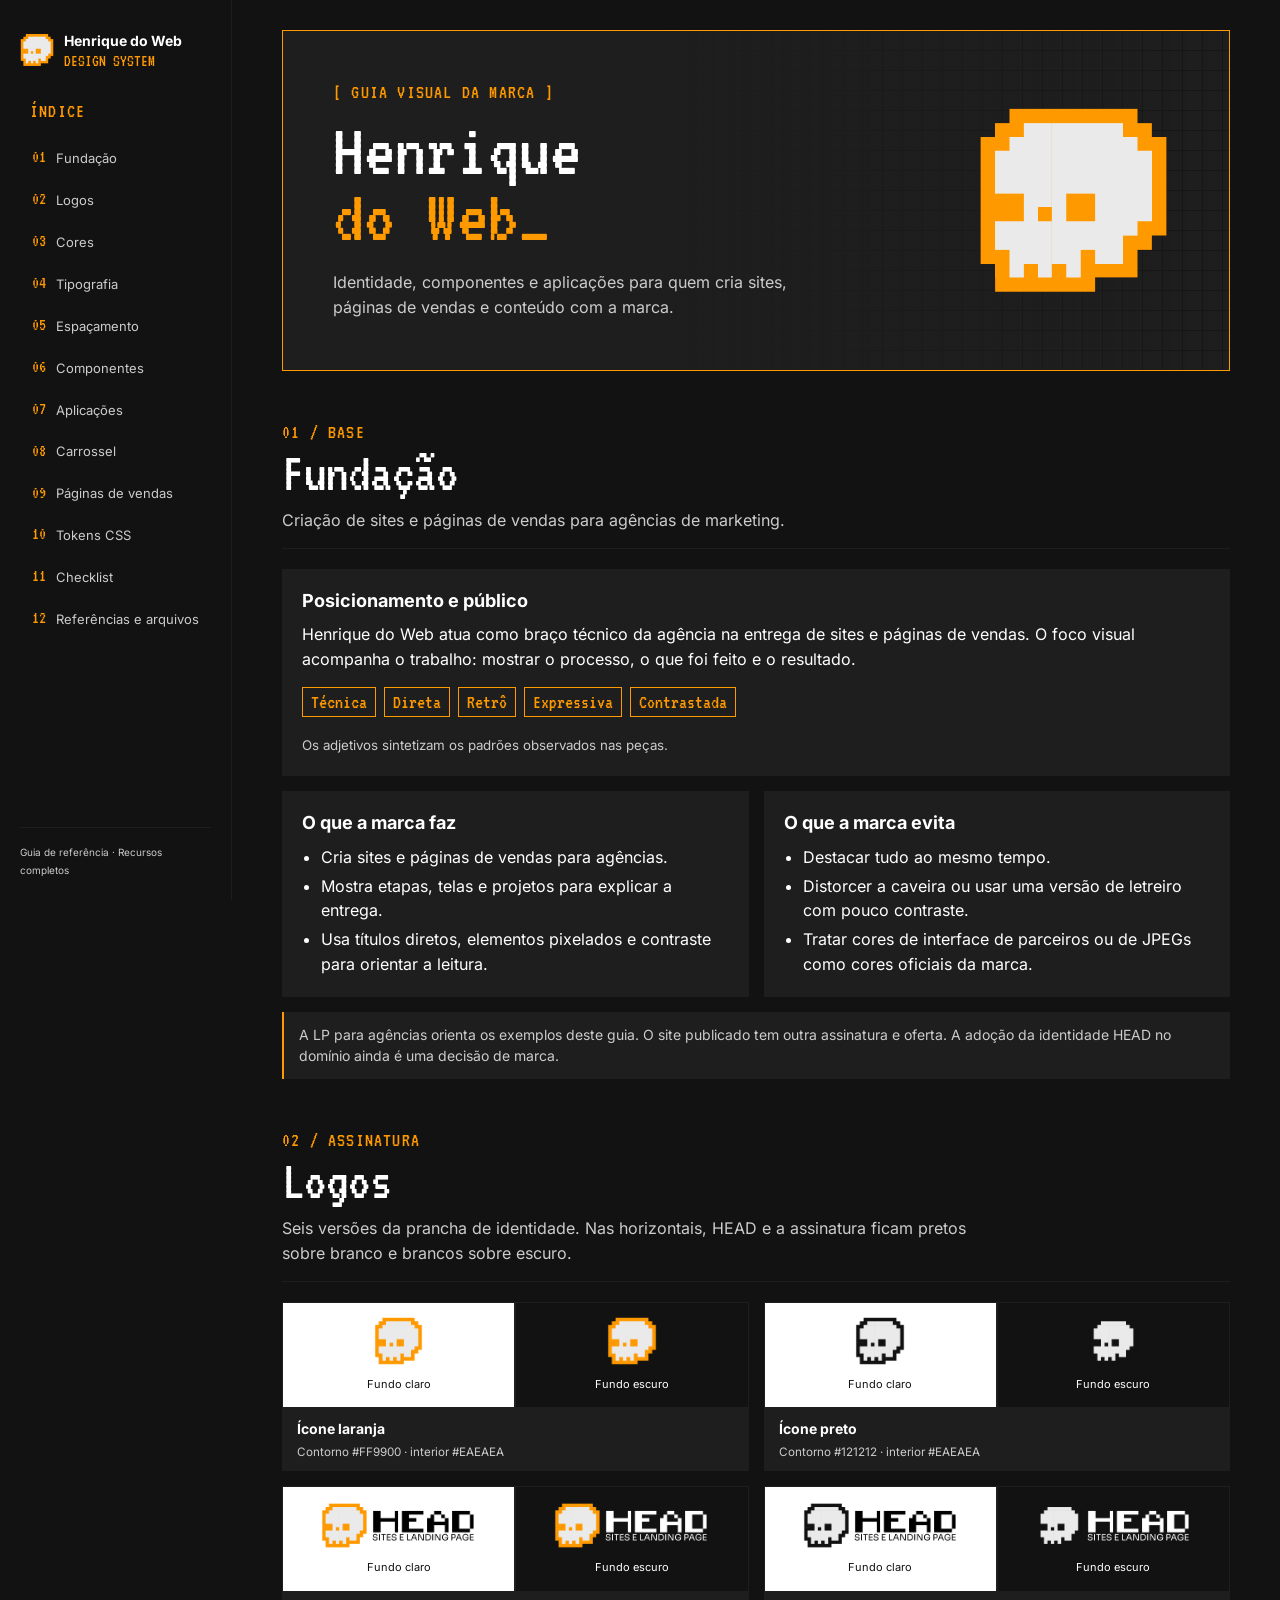
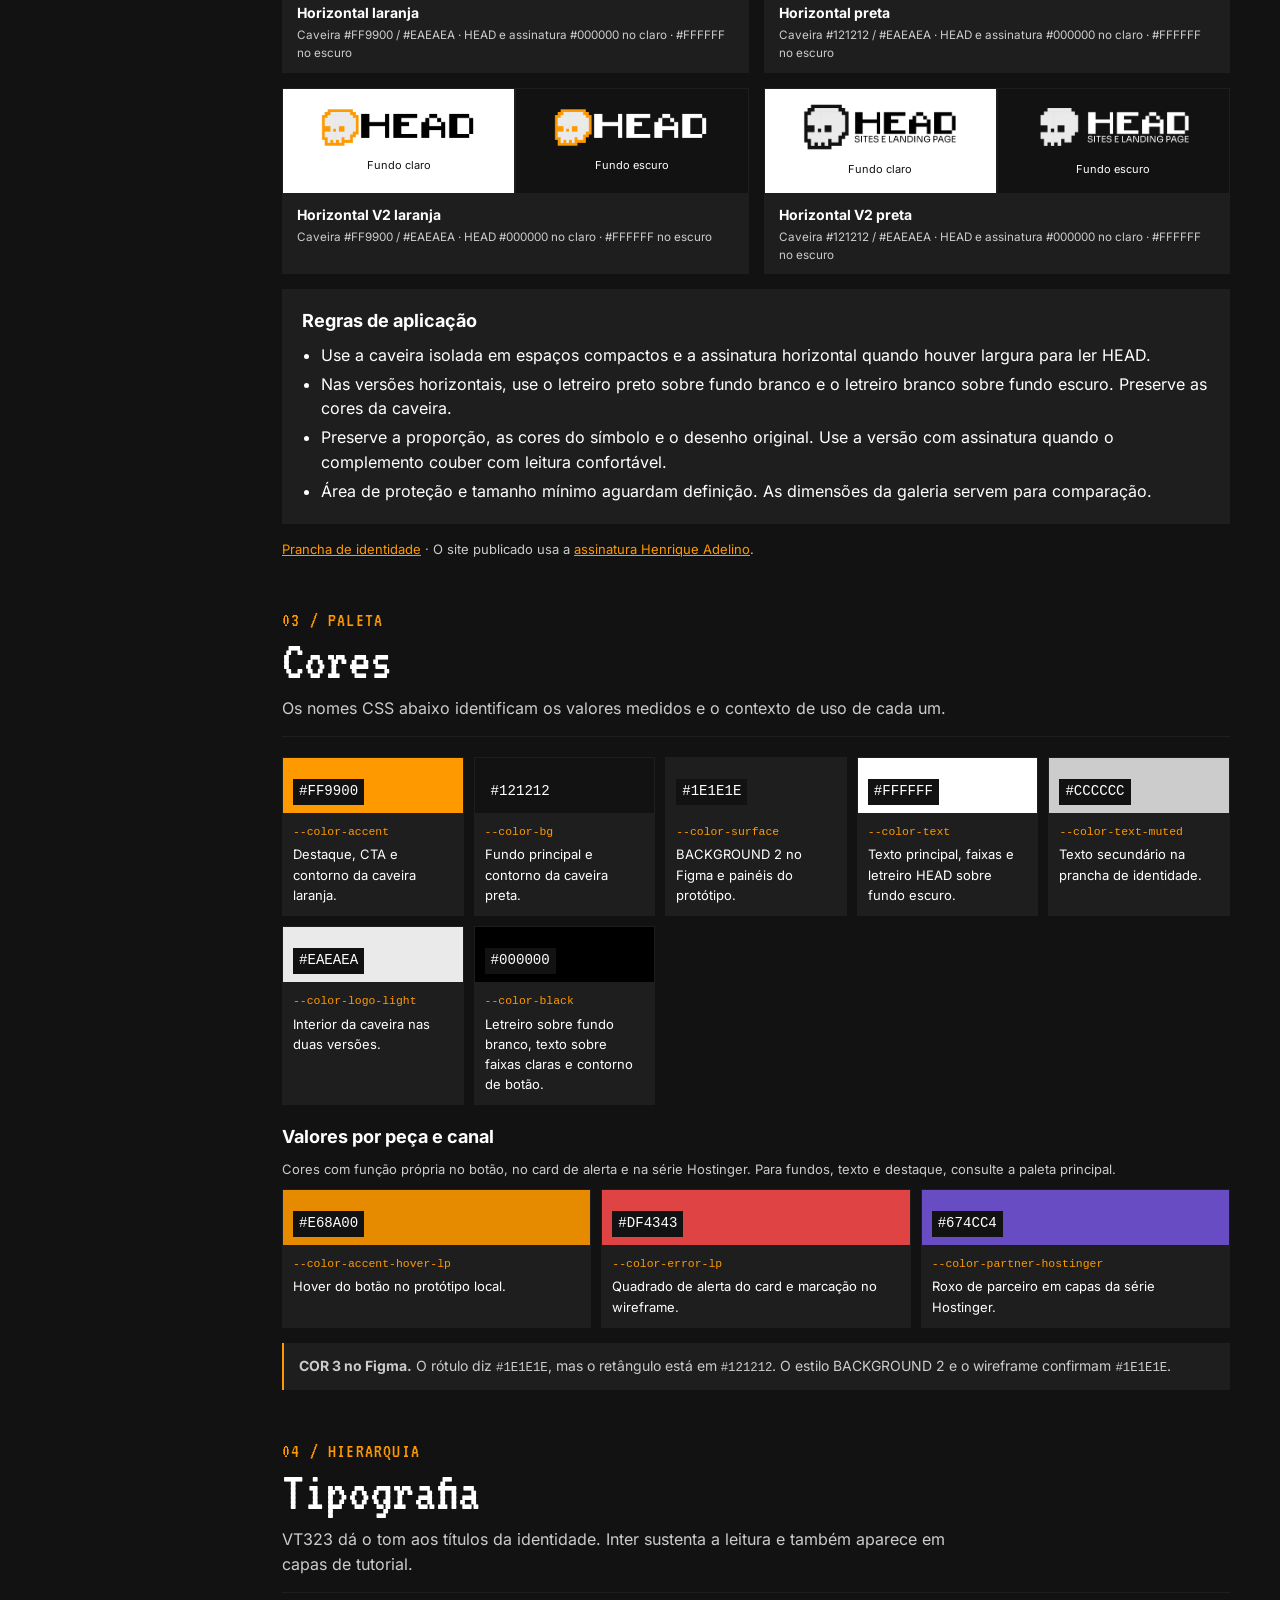
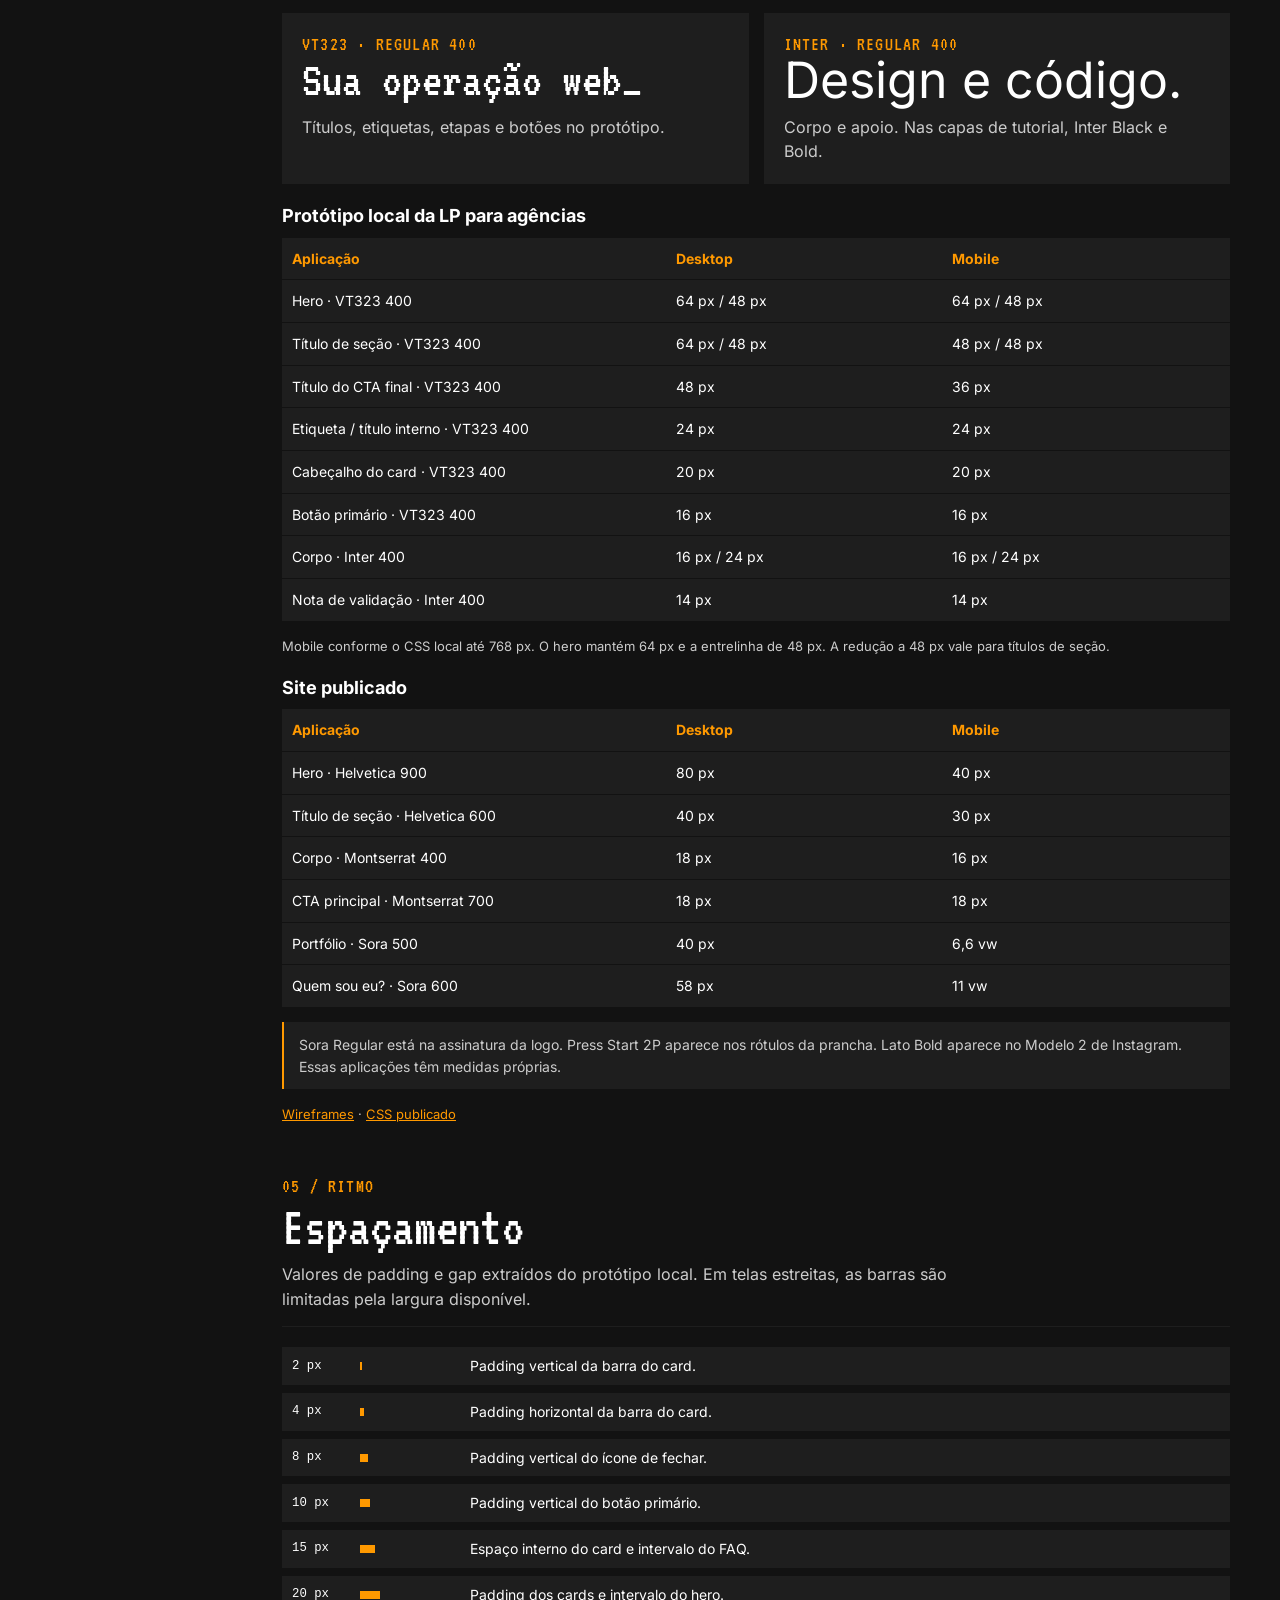
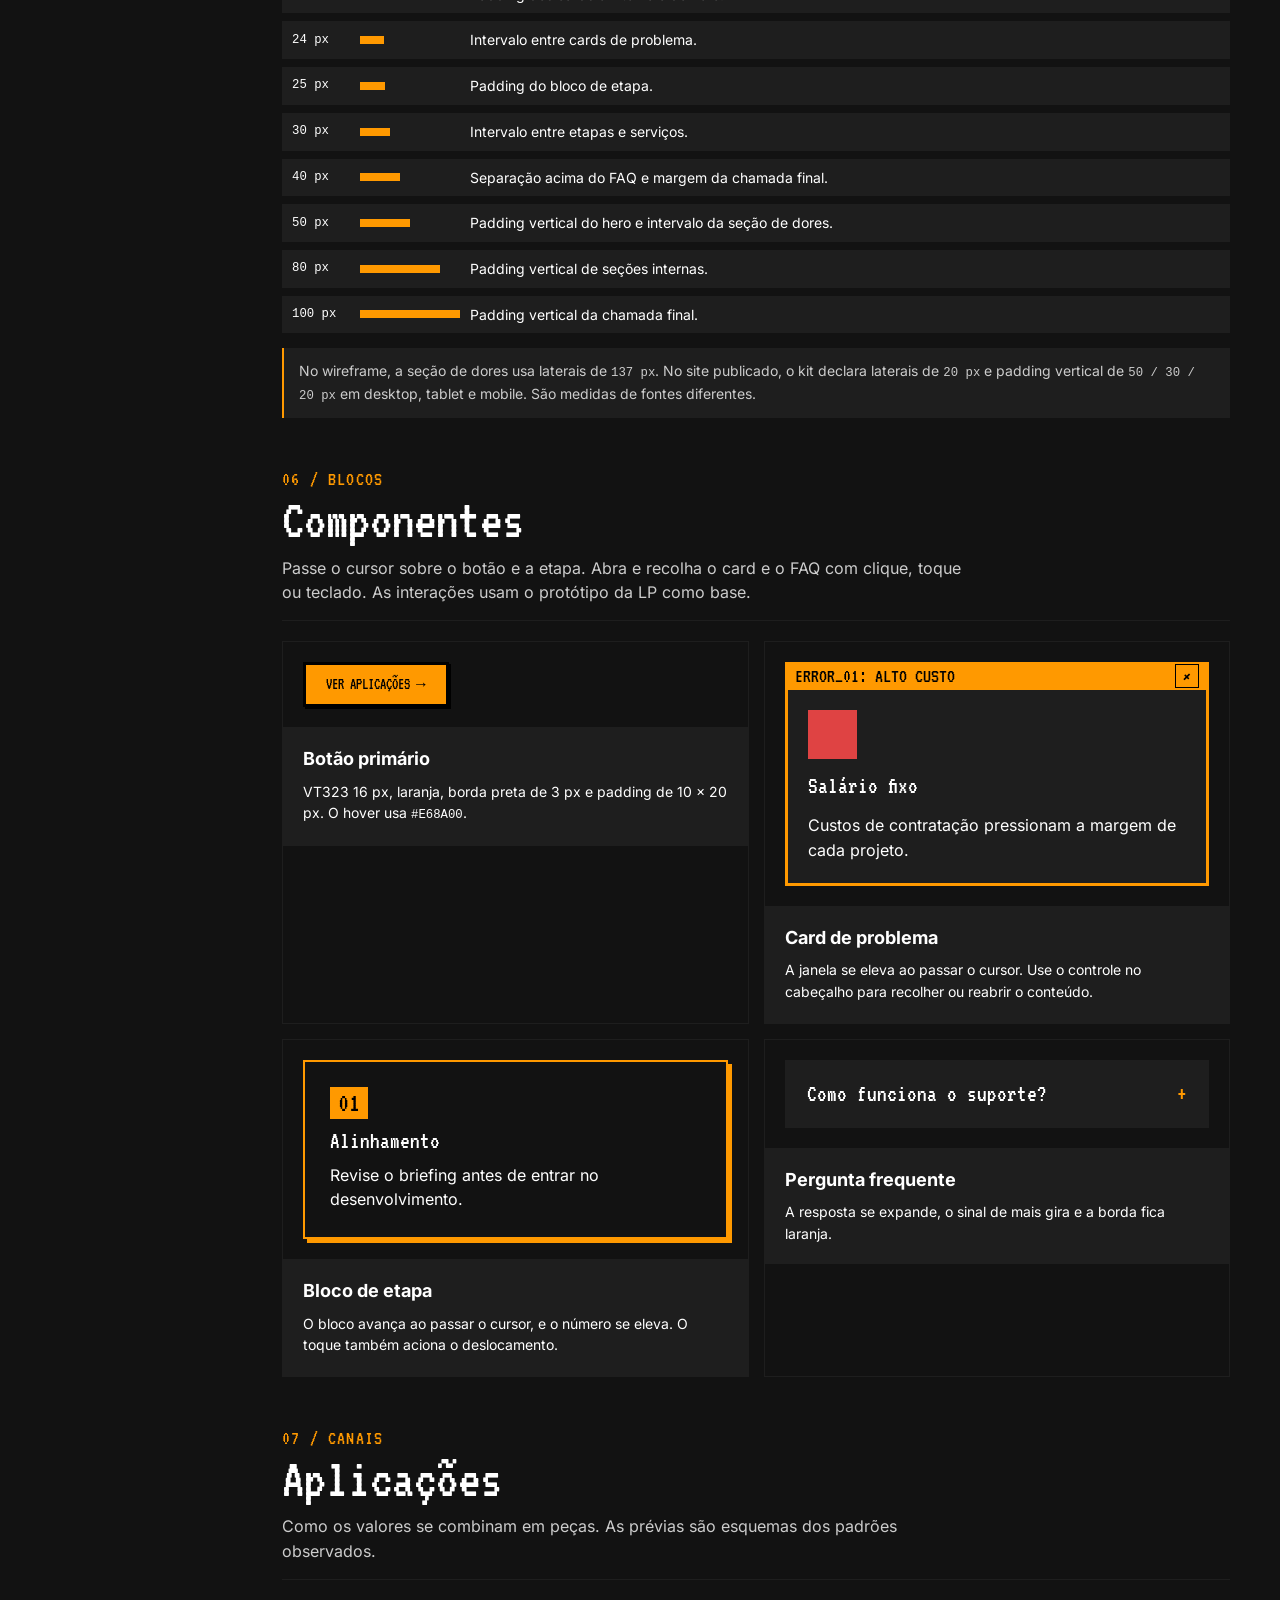
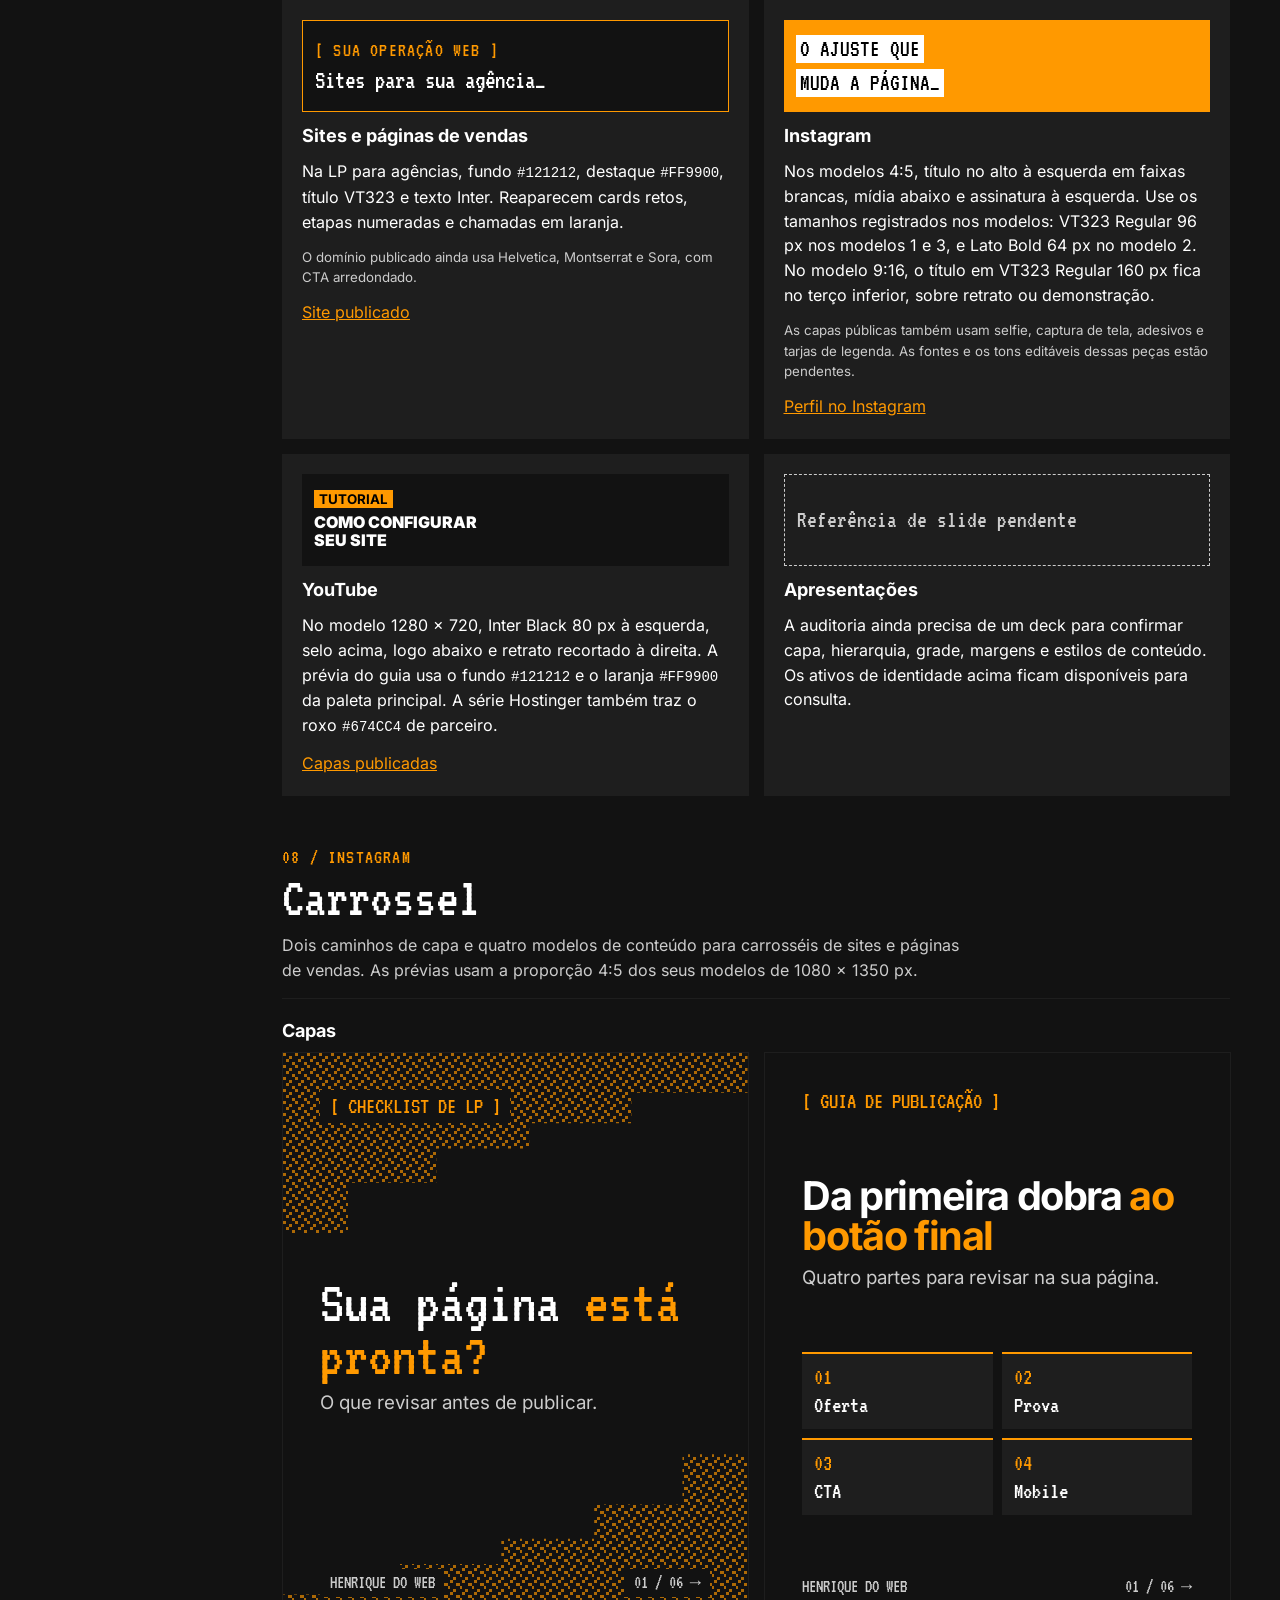
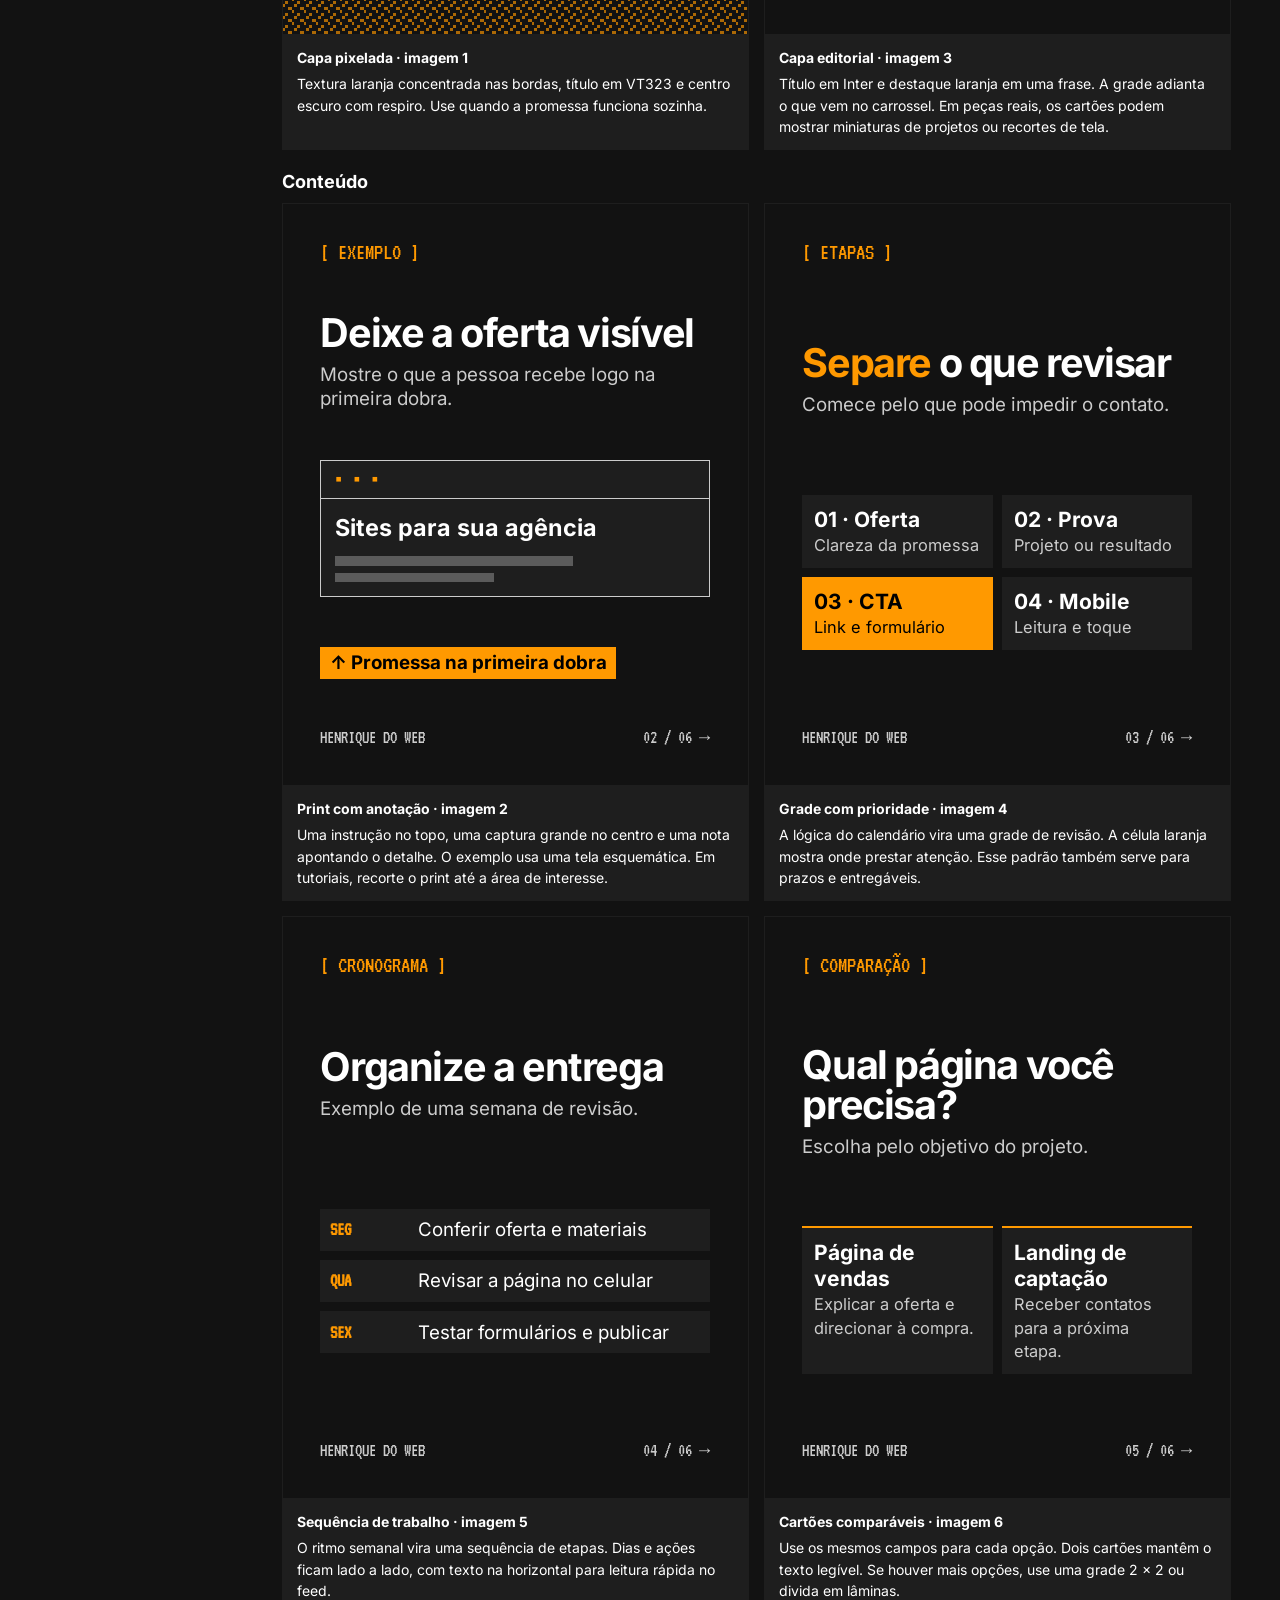
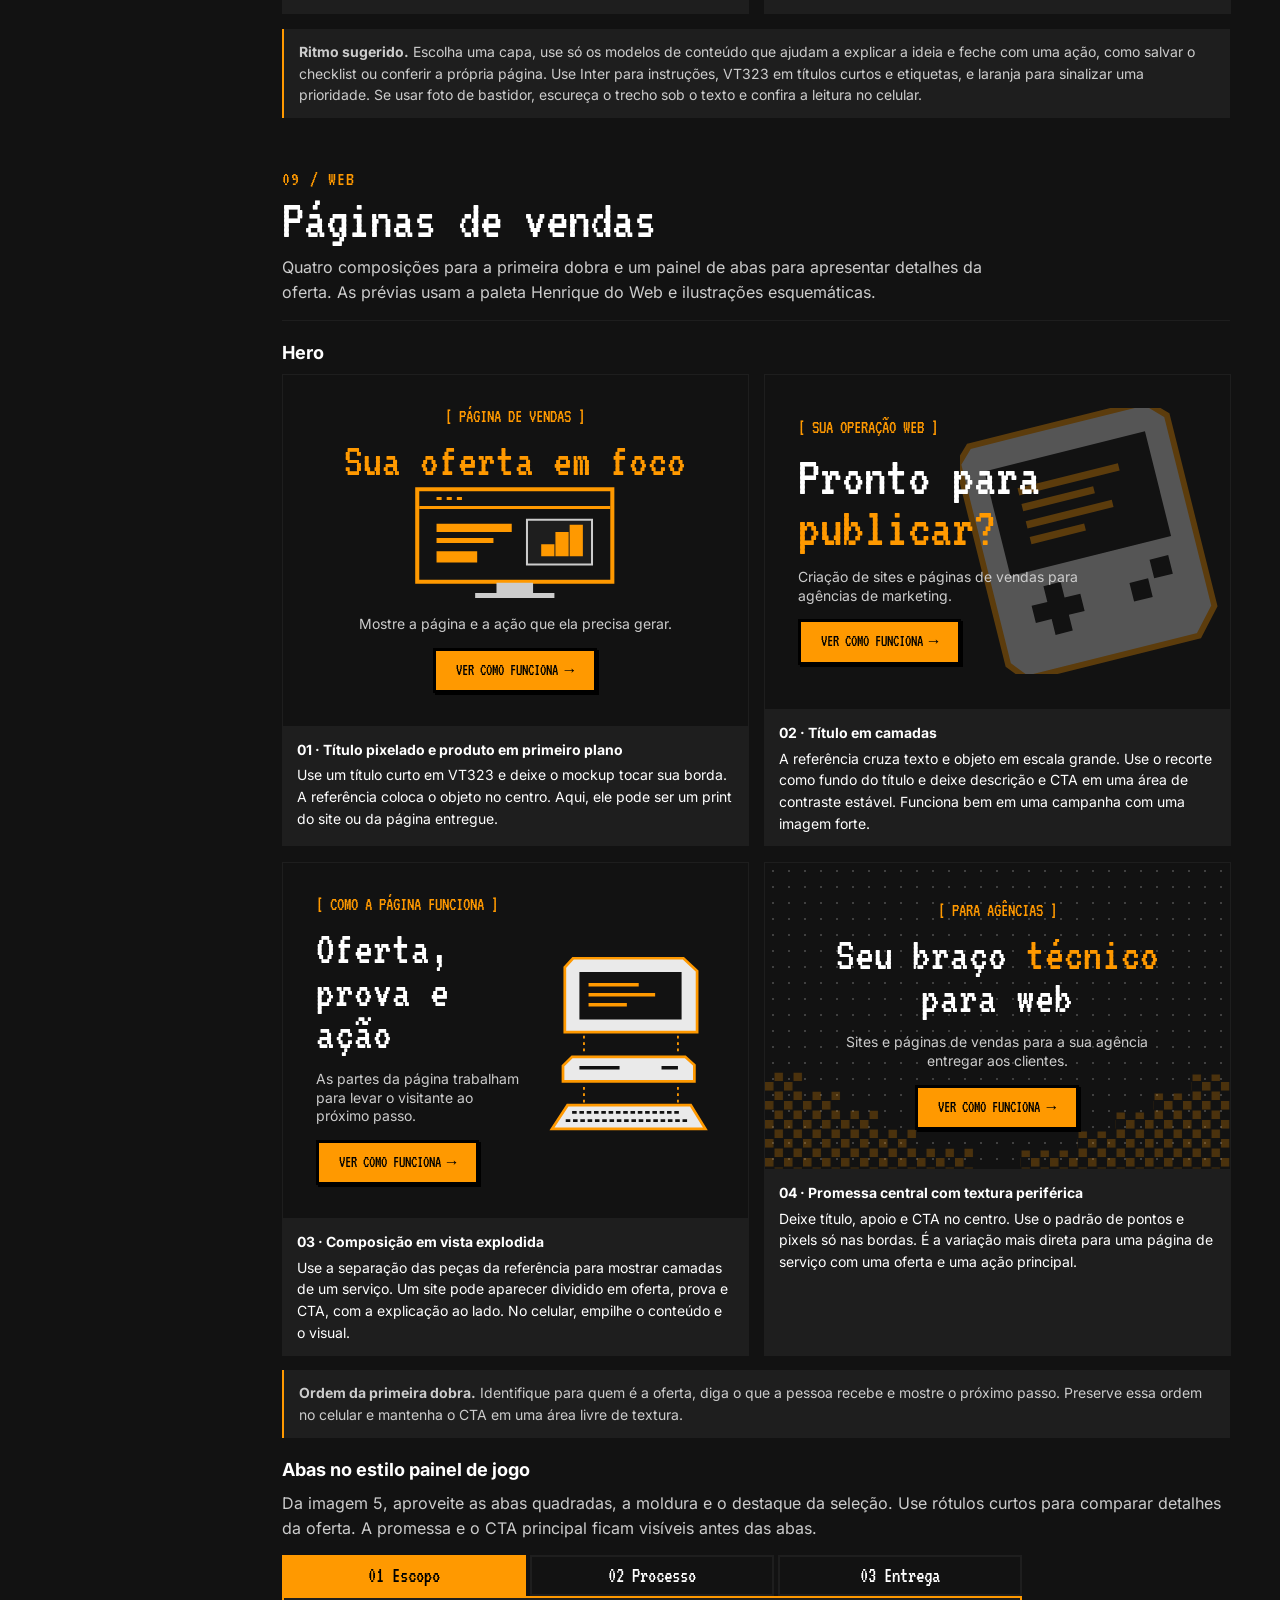
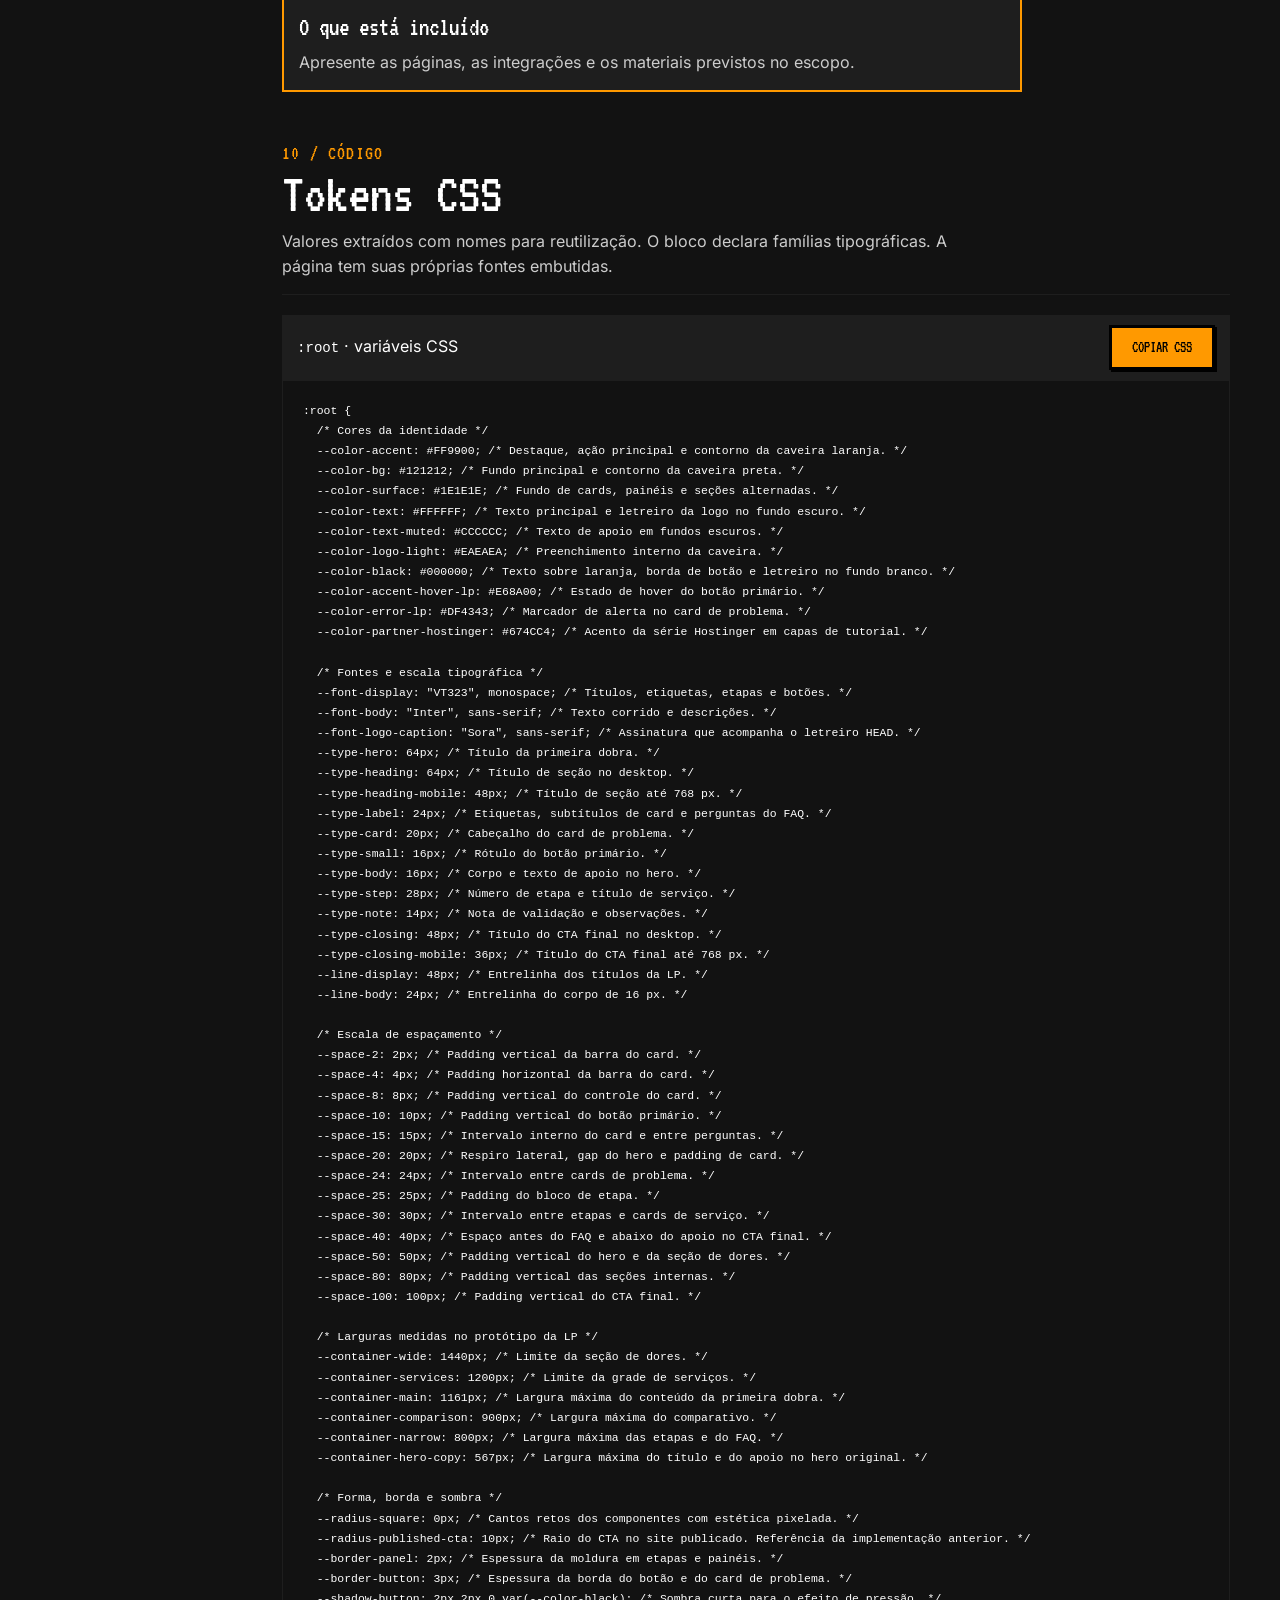
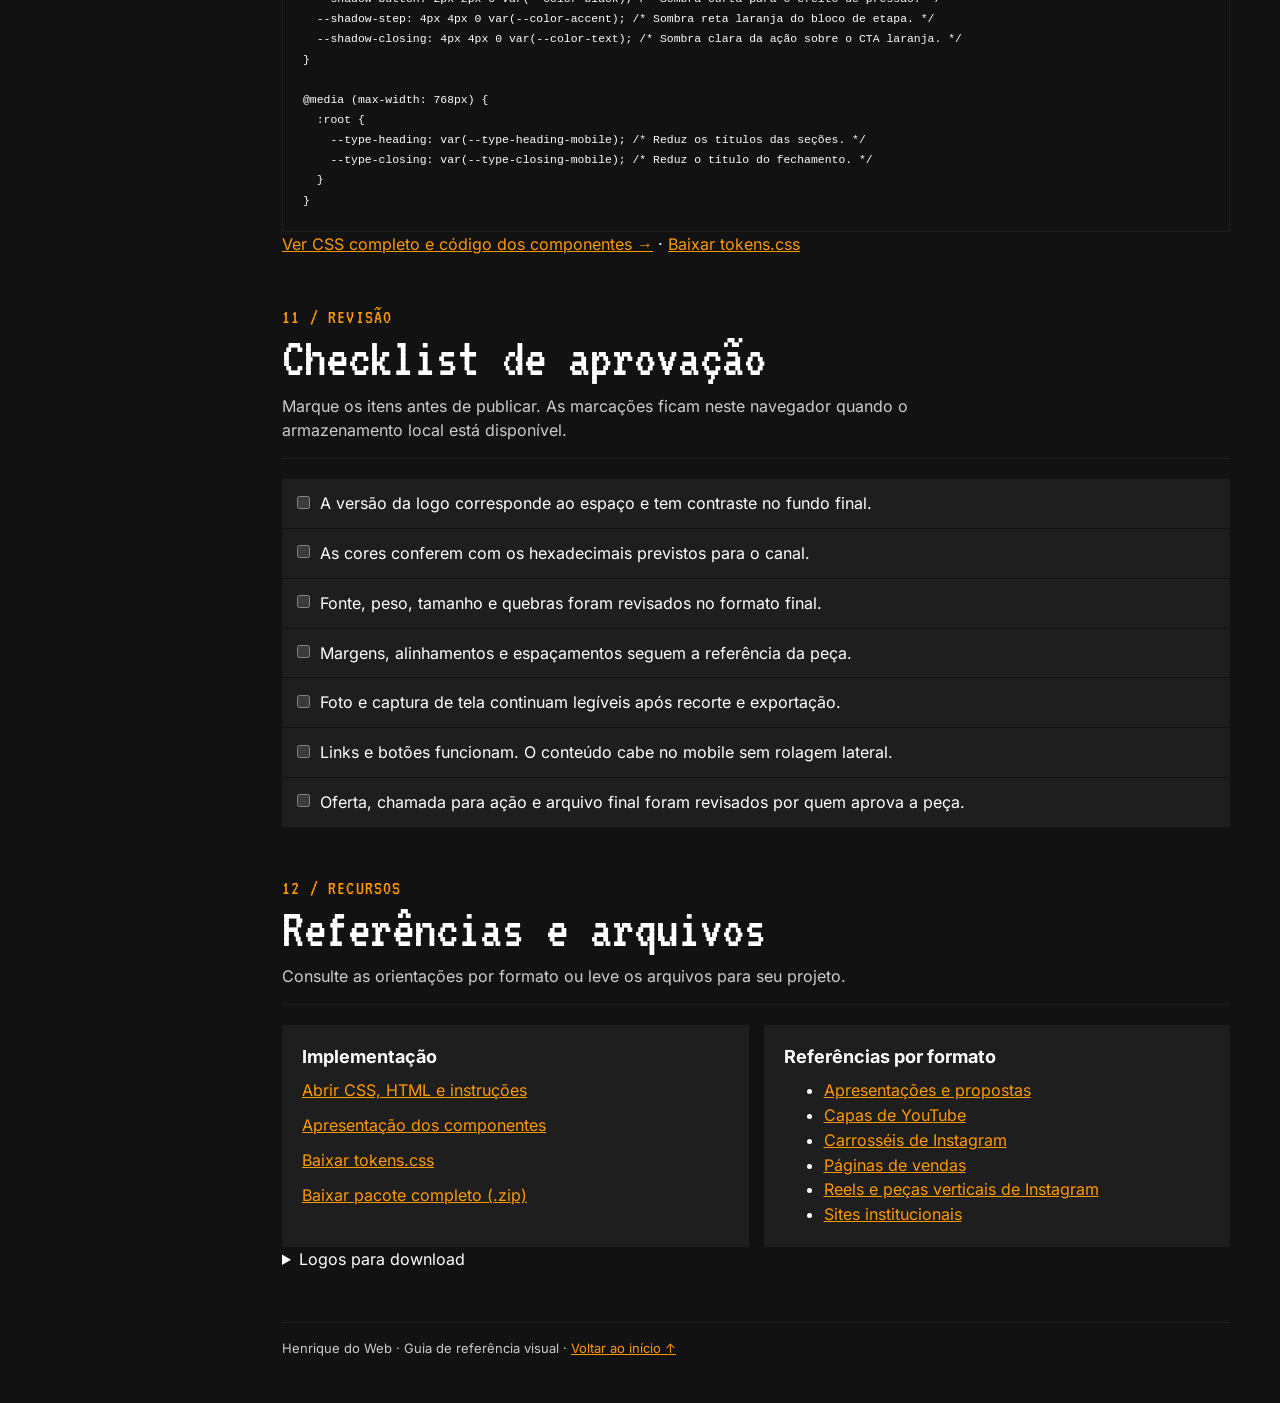
<file: index.html>
<!doctype html>
<html lang="pt-BR">
<head>
<meta charset="utf-8">
<meta name="viewport" content="width=device-width, initial-scale=1">
<meta name="description" content="Guia visual de Henrique do Web, com logos, cores, tipografia, componentes e aplicações por canal.">
<title>Henrique do Web — Design system</title>
<style>
@font-face {
  font-family: 'VT323';
  font-style: normal;
  font-weight: 400;
  font-display: swap;
  src: url([data-uri]) format('woff2');
  unicode-range: U+0000-00FF, U+0131, U+0152-0153, U+02BB-02BC, U+02C6, U+02DA, U+02DC, U+0304, U+0308, U+0329, U+2000-206F, U+20AC, U+2122, U+2191, U+2193, U+2212, U+2215, U+FEFF, U+FFFD;
}
@font-face {
  font-family: 'Inter';
  font-style: normal;
  font-weight: 400 900;
  font-display: swap;
  src: url([data-uri]) format('woff2');
  unicode-range: U+0000-00FF, U+0131, U+0152-0153, U+02BB-02BC, U+02C6, U+02DA, U+02DC, U+0304, U+0308, U+0329, U+2000-206F, U+20AC, U+2122, U+2191, U+2193, U+2212, U+2215, U+FEFF, U+FFFD;
}
</style>
<style id="brand-tokens">
:root {
  /* Identidade e cores de apoio confirmadas */
  --color-accent: #FF9900;
  --color-bg: #121212;
  --color-surface: #1E1E1E;
  --color-text: #FFFFFF;
  --color-text-muted: #CCCCCC;
  --color-logo-light: #EAEAEA;
  --color-black: #000000;

  /* Valores específicos de protótipos e canais */
  --color-accent-hover-lp: #E68A00;
  --color-error-lp: #DF4343;
  --color-partner-hostinger: #674CC4;

  /* Famílias e escala do protótipo da LP */
  --font-display: "VT323", monospace;
  --font-body: "Inter", sans-serif;
  --font-logo-caption: "Sora", sans-serif;
  --type-hero: 64px;
  --type-heading: 64px;
  --type-heading-mobile: 48px;
  --type-label: 24px;
  --type-card: 20px;
  --type-small: 16px;
  --type-body: 16px;
  --type-step: 28px;
  --type-note: 14px;
  --type-closing: 48px;
  --type-closing-mobile: 36px;
  --line-display: 48px;
  --line-body: 24px;

  /* Espaçamentos do protótipo da LP */
  --space-2: 2px;
  --space-4: 4px;
  --space-8: 8px;
  --space-10: 10px;
  --space-15: 15px;
  --space-20: 20px;
  --space-24: 24px;
  --space-25: 25px;
  --space-30: 30px;
  --space-40: 40px;
  --space-50: 50px;
  --space-80: 80px;
  --space-100: 100px;
}

/* O protótipo reduz os títulos de seção e de fechamento até 768 px. */
@media (max-width: 768px) {
  :root {
    --type-heading: var(--type-heading-mobile);
    --type-closing: var(--type-closing-mobile);
  }
}
</style>
<style>
* { box-sizing: border-box; }
html { color-scheme: dark; scroll-padding-top: 20px; }
body { margin: 0; background: var(--color-bg); color: var(--color-text); font: 400 16px/1.55 var(--font-body); overflow-wrap: anywhere; }
img { display: block; max-width: 100%; height: auto; }
a { color: var(--color-accent); }
button, summary { cursor: pointer; }
:focus-visible { outline: 2px solid var(--color-accent); outline-offset: 4px; }
::selection { background: var(--color-accent); color: var(--color-black); }
h1, h2, h3, h4, p, figure, ul { margin: 0; }
h1, h2 { font-family: var(--font-display); font-weight: 400; }
h3 { font-size: 18px; line-height: 1.3; }
small, .muted, .note { color: var(--color-text-muted); }
code, pre { font-family: ui-monospace, Consolas, monospace; }
code { font-size: .88em; }
button { font: inherit; }
.skip { position: fixed; top: 8px; left: 8px; z-index: 5; padding: 10px; background: var(--color-bg); transform: translateY(-200%); }
.skip:focus { transform: none; }
.sidebar { position: fixed; inset: 0 auto 0 0; z-index: 2; width: 232px; display: flex; flex-direction: column; gap: 30px; padding: 30px 20px 20px; background: var(--color-bg); border-right: 1px solid var(--color-surface); overflow-y: auto; }
.brand { display: flex; gap: 10px; align-items: center; color: var(--color-text); text-decoration: none; }
.brand img { width: 34px; }
.brand strong { display: block; font-size: 14px; }
.brand small { display: block; font: 400 17px/1.1 var(--font-display); color: var(--color-accent); }
.nav-label, .kicker { color: var(--color-accent); font: 400 20px/1.1 var(--font-display); letter-spacing: .06em; }
.nav-label { margin-bottom: 10px; padding-left: 10px; }
.nav-links { list-style: none; padding: 0; display: grid; gap: 2px; }
.nav-links a { display: flex; gap: 10px; align-items: center; min-height: 38px; padding: 6px 10px; color: var(--color-text-muted); text-decoration: none; font-size: 13px; border-left: 2px solid transparent; }
.nav-links a span { color: var(--color-accent); font-family: var(--font-display); font-size: 18px; }
.nav-links a:hover, .nav-links a[aria-current] { color: var(--color-text); background: var(--color-surface); border-color: var(--color-accent); }
.sidebar footer { margin-top: auto; padding-top: 15px; border-top: 1px solid var(--color-surface); font-size: 12px; }
.mobile-nav { display: none; }
.shell { margin-left: 232px; min-width: 0; }
main { width: min(100%, 1080px); margin-inline: auto; padding: 30px clamp(20px, 4vw, 50px) 50px; }
.hero { position: relative; isolation: isolate; display: grid; grid-template-columns: minmax(0, 1fr) minmax(110px, 25%); align-items: center; gap: 24px; padding: clamp(20px, 5vw, 50px); border: 1px solid var(--color-accent); background: var(--color-surface); }
.hero::before { content: ""; position: absolute; inset: 0; z-index: -1; background-image: linear-gradient(90deg, var(--color-surface) 40%, transparent), repeating-linear-gradient(0deg, transparent 0 19px, var(--color-bg) 19px 20px), repeating-linear-gradient(90deg, transparent 0 19px, var(--color-bg) 19px 20px); opacity: .65; }
.hero h1 { font-size: clamp(48px, 6vw, 80px); line-height: .86; margin: 15px 0 20px; }
.hero h1 span { color: var(--color-accent); display: block; }
.hero p:last-child { max-width: 49ch; color: var(--color-text-muted); }
.hero img { width: 100%; max-width: 195px; justify-self: center; image-rendering: pixelated; }
section { margin-top: 50px; }
.section-head { padding-bottom: 15px; margin-bottom: 20px; border-bottom: 1px solid var(--color-surface); }
.section-head h2 { font-size: clamp(38px, 5vw, 56px); line-height: .95; margin: 4px 0 8px; }
.section-head p:last-child { max-width: 70ch; color: var(--color-text-muted); }
.grid { display: grid; gap: 15px; grid-template-columns: repeat(2, minmax(0, 1fr)); }
.grid > *, .hero > *, .toolbar > * { min-width: 0; }
.panel { background: var(--color-surface); padding: 20px; }
.panel > * + * { margin-top: 10px; }
.tags { display: flex; flex-wrap: wrap; gap: 8px; padding: 0; list-style: none; margin: 15px 0; }
.tags li, .label { border: 1px solid var(--color-accent); color: var(--color-accent); padding: 2px 8px; font: 400 20px/1.2 var(--font-display); }
.label { display: inline-block; }
.clean { padding-inline-start: 1.2em; }
.clean li + li { margin-top: 4px; }
.note { margin-top: 15px; padding: 12px 15px; background: var(--color-surface); border-left: 2px solid var(--color-accent); font-size: 14px; }
.sources { margin-top: 15px; font-size: 13px; color: var(--color-text-muted); }
.logo-card { background: var(--color-surface); }
.logo-preview { display: grid; grid-template-columns: repeat(2, minmax(0, 1fr)); }
.logo-preview > div { min-width: 0; display: grid; place-items: center; align-content: center; gap: 10px; min-height: 106px; padding: 10px; background: var(--color-bg); border: 1px solid var(--color-surface); }
.logo-preview .light { background: var(--color-text); color: var(--color-bg); }
.logo-preview small { color: inherit; font-size: 11px; }
.logo-preview img { width: min(100%, 155px); max-height: 50px; object-fit: contain; }
.logo-preview .icon { width: 50px; }
.logo-art { position: relative; display: block; width: min(100%, 155px); }
.logo-art img { width: 100%; }
.logo-art .logo-ink {
  position: absolute;
  inset: 0;
  filter: brightness(0);
  clip-path: inset(0 0 0 var(--wordmark-start));
  pointer-events: none;
}
.logo-card figcaption { padding: 10px 15px; font-size: 14px; }
.logo-card figcaption small { display: block; margin-top: 3px; }
.palette { display: grid; grid-template-columns: repeat(auto-fit, minmax(min(100%, 175px), 1fr)); gap: 10px; }
.swatch { min-width: 0; background: var(--color-surface); border: 1px solid var(--color-surface); }
.swatch .chip { min-height: 55px; display: flex; align-items: end; padding: 8px 10px; background: var(--swatch); }
.chip code { color: var(--color-text); background: var(--color-bg); padding: 2px 6px; }
.swatch figcaption { padding: 10px; font-size: 13px; }
.swatch figcaption code { display: block; color: var(--color-accent); margin-bottom: 4px; }
.group-title { margin: 20px 0 10px; }
.specimen { display: block; margin: 0; line-height: 1; font-size: clamp(30px, 5vw, 50px); }
.display { font-family: var(--font-display); }
.body-font { font-family: var(--font-body); }
.type-table { display: grid; gap: 1px; background: var(--color-bg); }
.type-row { display: grid; grid-template-columns: minmax(0, 1.4fr) repeat(2, minmax(0, 1fr)); gap: 8px; padding: 10px; background: var(--color-surface); font-size: 14px; }
.type-row > * { min-width: 0; }
.type-row:first-child { font-weight: 700; color: var(--color-accent); }
.space-grid { display: grid; gap: 8px; }
.space-row { display: grid; grid-template-columns: 58px minmax(0, 100px) minmax(0, 1fr); align-items: center; gap: 10px; background: var(--color-surface); padding: 8px 10px; font-size: 14px; }
.space-row i { display: block; background: var(--color-accent); width: var(--bar); max-width: 100%; height: 8px; }
.component { border: 1px solid var(--color-surface); }
.component-demo { padding: 20px; background: var(--color-bg); }
.component > .panel { font-size: 14px; }
.demo-button { display: inline-block; font: 400 var(--type-small)/1.2 var(--font-display); color: var(--color-black); background: var(--color-accent); padding: var(--space-10) var(--space-20); border: 3px solid var(--color-black); box-shadow: 2px 2px 0 var(--color-black); text-decoration: none;
  transition: background-color 150ms ease, transform 120ms ease, box-shadow 120ms ease;
}
.demo-button:hover, .demo-button:focus-visible { background: var(--color-accent-hover-lp); }
.demo-button:active { transform: translate(2px, 2px); box-shadow: none; }
.error-head { display: flex; align-items: center; justify-content: space-between; gap: 10px; background: var(--color-accent); color: var(--color-black); padding: 2px 10px; font: 400 var(--type-card)/1.2 var(--font-display); }
/* Native disclosure controls remain operable by keyboard and touch. */
.animated-details summary { list-style: none; }
.animated-details summary::-webkit-details-marker { display: none; }
.error-window { transition: transform 180ms ease; }
.error-head .indicator { display: grid; place-items: center; width: 24px; height: 24px; border: 1px solid currentColor; flex: none; }
.error-head .indicator::before { content: "+"; transition: transform 180ms ease; }
.error-window[open] .indicator::before { transform: rotate(45deg); }
.error-body { display: grid; gap: var(--space-15); padding: var(--space-20); background: var(--color-surface); border: 3px solid var(--color-accent); border-top: 0; }
.error-body i { width: 49px; height: 49px; background: var(--color-error-lp); }
.error-body strong { font: 400 var(--type-label)/1 var(--font-display); }
.step { display: grid; gap: 10px; border: 2px solid var(--color-accent); box-shadow: 4px 4px 0 var(--color-accent); padding: var(--space-25); transition: transform 180ms ease; }
.step span { transition: transform 180ms ease; }
.step:active { transform: translateX(5px); }
@media (hover: hover) {
  .error-window[open]:hover { transform: translateY(-4px); }
  .step:hover { transform: translateX(8px); }
  .step:hover span { transform: translateY(-3px); }
}
.step span { justify-self: start; font: 400 28px/1 var(--font-display); background: var(--color-accent); color: var(--color-black); padding: 2px 8px; }
.step strong { font: 400 var(--type-label)/1 var(--font-display); }
.faq { border: 2px solid var(--color-surface); background: var(--color-surface); transition: border-color 180ms ease; }
.faq summary { display: flex; justify-content: space-between; align-items: center; gap: 10px; font: 400 var(--type-label)/1 var(--font-display); padding: var(--space-20); }
.faq .indicator { flex: none; color: var(--color-accent); transition: transform 180ms ease; }
.faq[open] .indicator { transform: rotate(45deg); }
.faq[open], .faq:focus-within { border-color: var(--color-accent); }
.faq p { padding: 0 var(--space-20) var(--space-20); }
@supports (interpolate-size: allow-keywords) {
  .animated-details { interpolate-size: allow-keywords; }
  .animated-details::details-content {
    block-size: 0;
    opacity: 0;
    overflow: clip;
    transition: block-size 220ms ease, opacity 180ms ease, content-visibility 220ms allow-discrete;
  }
  .animated-details[open]::details-content { block-size: auto; opacity: 1; }
}
@media (prefers-reduced-motion: reduce) {
  .demo-button, .error-window, .error-head .indicator::before, .step, .step span, .faq, .faq .indicator,
  .animated-details::details-content { transition: none; }
  .demo-button:active, .error-window[open]:hover, .step:hover, .step:active, .step:hover span { transform: none; }
}
.channel { display: grid; gap: 12px; align-content: start; }
.channel > * { margin: 0; }
.channel .label { justify-self: start; }
.channel-art { min-height: 92px; padding: 12px; display: grid; gap: 6px; align-content: center; }
.web-art { border: 1px solid var(--color-accent); background: var(--color-bg); font: 400 26px/1 var(--font-display); }
.ig-art { background: var(--color-accent); color: var(--color-black); font: 400 24px/1 var(--font-display); }
.ig-art span { background: var(--color-text); width: fit-content; padding: 2px 4px; }
.yt-art { background: var(--color-bg); font-weight: 900; line-height: 1.1; }
.yt-art small { background: var(--color-accent); color: var(--color-black); width: fit-content; padding: 2px 5px; font-weight: 700; }
.deck-art { border: 1px dashed var(--color-text-muted); color: var(--color-text-muted); font: 400 24px/1 var(--font-display); }
.toolbar { display: flex; flex-wrap: wrap; align-items: center; justify-content: space-between; gap: 10px; padding: 10px 15px; background: var(--color-surface); }
.token-pre { margin: 0; padding: 20px; border: 1px solid var(--color-surface); font-size: 13px; white-space: pre-wrap; overflow-wrap: anywhere; }
#copy-status { font-size: 13px; color: var(--color-text-muted); }
.checklist { display: grid; gap: 1px; }
.checklist label { display: flex; align-items: flex-start; gap: 10px; padding: 12px 15px; background: var(--color-surface); cursor: pointer; }
.checklist input { flex: none; margin: .32em 0 0; accent-color: var(--color-accent); }
.checklist input:checked + span { color: var(--color-text-muted); }
.end { margin-top: 50px; border-top: 1px solid var(--color-surface); padding-top: 15px; color: var(--color-text-muted); font-size: 13px; }
.carousel-grid { display: grid; grid-template-columns: repeat(2, minmax(0, 1fr)); gap: 15px; }
.carousel-card { min-width: 0; container-type: inline-size; background: var(--color-surface); }
.carousel-card figcaption { padding: 12px 15px; font-size: 14px; }
.carousel-card figcaption strong { display: block; margin-bottom: 4px; }
.post {
  aspect-ratio: 4 / 5; position: relative; isolation: isolate; overflow: hidden;
  display: flex; flex-direction: column; justify-content: space-between; gap: 3cqw;
  border: 1px solid var(--color-surface); padding: 8cqw;
  background: var(--color-bg); font: 400 4cqw/1.25 var(--font-body);
}
.post-label { color: var(--color-accent); font: 400 5cqw/1 var(--font-display); }
.post-title { display: block; font-size: 8.5cqw; line-height: 1; letter-spacing: -.035em; }
.post-accent { color: var(--color-accent); }
.post-copy { color: var(--color-text-muted); margin-top: 2cqw; }
.post-foot { display: flex; justify-content: space-between; gap: 2cqw; color: var(--color-text-muted); font: 400 4cqw/1 var(--font-display); }
.post-pixel::before, .post-pixel::after {
  content: ""; position: absolute; z-index: -1; inset: 0 0 auto; height: 31%;
  background: var(--color-accent); opacity: .65;
  mask-image: url("data:image/svg+xml,%3Csvg xmlns='http://www.w3.org/2000/svg' width='12' height='12' viewBox='0 0 12 12'%3E%3Cpath fill='white' d='M0 0h3v3H0zM6 3h3v3H6zM3 6h3v3H3zM9 9h3v3H9z'/%3E%3C/svg%3E");
  clip-path: polygon(0 0, 100% 0, 100% 22%, 75% 22%, 75% 39%, 53% 39%, 53% 53%, 33% 53%, 33% 72%, 14% 72%, 14% 100%, 0 100%);
}
.post-pixel::after { inset: auto 0 0; transform: rotate(180deg); }
.post-pixel .post-title { font: 400 13cqw/.86 var(--font-display); letter-spacing: 0; }
.post-pixel .post-label, .post-pixel .post-foot span { align-self: start; width: fit-content; background: var(--color-bg); padding: 1cqw 2cqw; }
.post-mosaic, .post-cells { display: grid; gap: 2cqw; grid-template-columns: repeat(2, minmax(0, 1fr)); }
.post-tile, .post-cell { min-width: 0; background: var(--color-surface); padding: 2.5cqw; }
.post-tile { min-height: 13cqw; border-top: 2px solid var(--color-accent); font: 400 5cqw/1 var(--font-display); }
.post-tile span { display: block; color: var(--color-accent); margin-bottom: 1cqw; }
.post-window { border: 1px solid var(--color-text-muted); background: var(--color-surface); }
.post-window-bar { padding: 1.5cqw 2.5cqw; color: var(--color-accent); border-bottom: 1px solid var(--color-text-muted); font-family: var(--font-display); }
.post-window-body { padding: 3cqw; }
.post-window-body strong { font-size: 5cqw; }
.post-window-lines { display: grid; gap: 1.5cqw; margin-top: 3cqw; }
.post-window-lines i { display: block; height: 2cqw; width: 66%; background: var(--color-text-muted); opacity: .35; }
.post-window-lines i + i { width: 44%; }
.post-chip { display: inline-block; width: fit-content; padding: 1cqw 2cqw; background: var(--color-accent); color: var(--color-black); font-weight: 700; }
.post-cell strong { display: block; font-size: 4.5cqw; }
.post-cell small { font-size: 3.5cqw; }
.post-cell.is-highlight { background: var(--color-accent); color: var(--color-black); }
.post-cell.is-highlight small { color: inherit; }
.post-steps { list-style: none; display: grid; gap: 2cqw; padding: 0; }
.post-steps li { display: grid; grid-template-columns: 17cqw minmax(0, 1fr); gap: 2cqw; background: var(--color-surface); padding: 2cqw; }
.post-steps li strong { color: var(--color-accent); font-family: var(--font-display); }
.post-compare { grid-template-columns: repeat(2, minmax(0, 1fr)); }
.post-compare .post-cell { border-top: 2px solid var(--color-accent); }
@media (max-width: 560px) { .carousel-grid { grid-template-columns: minmax(0, 1fr); } }

.sales-card { container-type: inline-size; min-width: 0; background: var(--color-surface); }
.sales-card figcaption { padding: 12px 15px; font-size: 14px; }
.sales-card figcaption strong { display: block; margin-bottom: 4px; }
.sales-hero {
  position: relative; isolation: isolate; display: grid; align-content: center; gap: 3cqw;
  min-height: 66cqw; padding: 7cqw; background: var(--color-bg);
  border: 1px solid var(--color-surface); font-size: clamp(12px, 3cqw, 16px); line-height: 1.35;
}
.sales-hero > * { min-width: 0; }
.sales-hero h4 { font: 400 clamp(30px, 10cqw, 54px)/.91 var(--font-display); }
.sales-hero p { color: var(--color-text-muted); max-width: 35ch; }
.sales-hero .sales-tag { color: var(--color-accent); font: 400 clamp(16px, 4cqw, 20px)/1 var(--font-display); }
.sales-hero .demo-button { justify-self: start; width: fit-content; max-width: 100%; }
.sales-art { display: block; width: 100%; height: auto; color: var(--color-accent); }
.sales-hero--product { text-align: center; justify-items: center; }
.sales-hero--product .demo-button, .sales-hero--center .demo-button { justify-self: center; }
.sales-hero--product h4 { color: var(--color-accent); }
.sales-hero--product .sales-art { width: 56%; margin: -5cqw 0 -1cqw; }
.sales-hero--overlay { min-height: 72cqw; }
.sales-hero--overlay .sales-art { position: absolute; width: 56%; max-height: 80%; right: 2%; top: 10%; z-index: -1; opacity: .31; }
.sales-hero--overlay h4 { font-size: clamp(32px, 12cqw, 58px); }
.sales-hero--overlay h4 span { display: block; color: var(--color-accent); }
.sales-hero--exploded { grid-template-columns: minmax(0, 1.1fr) minmax(0, .9fr); align-items: center; }
.sales-hero--exploded > div { display: grid; gap: 3cqw; }
.sales-hero--center { text-align: center; justify-items: center; }
.sales-hero--center::before {
  content: ""; position: absolute; inset: 0; z-index: -2; opacity: .25;
  background: radial-gradient(circle, var(--color-text-muted) 1px, transparent 1.5px) 0 0 / 16px 16px;
}
.sales-hero--center .sales-art { position: absolute; inset: auto 0 0; z-index: -1; opacity: .24; }
.sales-tabs { margin-top: 15px; max-width: 740px; }
.sales-tabs [role="tablist"] { display: flex; flex-wrap: wrap; gap: 4px; }
.sales-tabs [role="tab"] {
  flex: 1 1 110px; min-width: 0; border: 2px solid var(--color-surface);
  padding: 8px 10px; background: var(--color-bg); color: var(--color-text);
  font: 400 21px/1 var(--font-display); overflow-wrap: anywhere;
}
.sales-tabs [role="tab"]:hover { border-color: var(--color-accent); }
.sales-tabs [role="tab"][aria-selected="true"] { background: var(--color-accent); border-color: var(--color-accent); color: var(--color-black); }
.sales-tabs [role="tabpanel"] { padding: 15px; border: 2px solid var(--color-accent); background: var(--color-surface); }
.sales-tabs [role="tabpanel"] h4 { font: 400 26px/1.1 var(--font-display); margin-bottom: 8px; }
.sales-tabs [role="tabpanel"] p { color: var(--color-text-muted); max-width: 62ch; }
@container (max-width: 250px) {
  .sales-hero--exploded { grid-template-columns: minmax(0, 1fr); }
  .sales-hero--exploded .sales-art { width: 48%; justify-self: center; }
}

@media (max-width: 860px) {
  html { scroll-padding-top: 72px; }
  .sidebar { display: none; }
  .shell { margin-left: 0; }
  main { padding-top: 76px; }
  .mobile-nav { position: fixed; inset: 0 0 auto; display: block; z-index: 2; background: var(--color-bg); border-bottom: 1px solid var(--color-accent); }
  .mobile-nav summary { list-style: none; display: flex; align-items: center; gap: 10px; min-height: 56px; padding: 8px 20px; font-size: 14px; }
  .mobile-nav summary::-webkit-details-marker { display: none; }
  .mobile-nav summary img { width: 25px; }
  .mobile-nav summary span { margin-inline-start: auto; color: var(--color-accent); }
  .mobile-nav nav { max-height: calc(100vh - 56px); max-height: calc(100dvh - 56px); overflow-y: auto; padding: 0 20px 10px; }
  .mobile-nav .nav-links { grid-template-columns: repeat(2, minmax(0, 1fr)); }
}
@media (max-width: 560px) {
  .grid { grid-template-columns: minmax(0, 1fr); }
  .hero { grid-template-columns: minmax(0, 1fr); gap: 15px; }
  .hero img { grid-row: 1; justify-self: start; width: 62px; }
  .type-row { font-size: 12px; padding: 8px; }
  .space-row { grid-template-columns: minmax(0, 48px) minmax(0, min(68px, 25%)) minmax(0, 1fr); font-size: 12px; }
}
@media (max-width: 360px) {
  main { padding-inline: 12px; }
  .hero h1 { font-size: 40px; }
  .section-head h2 { font-size: 34px; }
}
</style>
</head>
<body>
<a class="skip" href="#inicio">Pular para o conteúdo</a>
<aside class="sidebar">
  <a class="brand" href="#inicio"><img src="[data-uri]" alt="" width="34"><span><strong>Henrique do Web</strong><small>DESIGN SYSTEM</small></span></a>
  <nav aria-label="Seções do guia"><p class="nav-label">ÍNDICE</p><ol class="nav-links"><li><a href="#fundacao"><span aria-hidden="true">01</span>Fundação</a></li><li><a href="#logos"><span aria-hidden="true">02</span>Logos</a></li><li><a href="#cores"><span aria-hidden="true">03</span>Cores</a></li><li><a href="#tipografia"><span aria-hidden="true">04</span>Tipografia</a></li><li><a href="#espacamento"><span aria-hidden="true">05</span>Espaçamento</a></li><li><a href="#componentes"><span aria-hidden="true">06</span>Componentes</a></li><li><a href="#aplicacoes"><span aria-hidden="true">07</span>Aplicações</a></li><li><a href="#carrossel"><span aria-hidden="true">08</span>Carrossel</a></li><li><a href="#paginas-de-vendas"><span aria-hidden="true">09</span>Páginas de vendas</a></li><li><a href="#tokens"><span aria-hidden="true">10</span>Tokens CSS</a></li><li><a href="#checklist"><span aria-hidden="true">11</span>Checklist</a></li><li><a href="#referencias"><span aria-hidden="true">12</span>Referências e arquivos</a></li></ol></nav>
  <footer><small>Guia de referência · Recursos completos</small></footer>
</aside>
<details class="mobile-nav">
  <summary><img src="[data-uri]" alt="" width="25"><strong>Henrique do Web</strong><span>Menu ▾</span></summary>
  <nav aria-label="Seções do guia"><ol class="nav-links"><li><a href="#fundacao"><span aria-hidden="true">01</span>Fundação</a></li><li><a href="#logos"><span aria-hidden="true">02</span>Logos</a></li><li><a href="#cores"><span aria-hidden="true">03</span>Cores</a></li><li><a href="#tipografia"><span aria-hidden="true">04</span>Tipografia</a></li><li><a href="#espacamento"><span aria-hidden="true">05</span>Espaçamento</a></li><li><a href="#componentes"><span aria-hidden="true">06</span>Componentes</a></li><li><a href="#aplicacoes"><span aria-hidden="true">07</span>Aplicações</a></li><li><a href="#carrossel"><span aria-hidden="true">08</span>Carrossel</a></li><li><a href="#paginas-de-vendas"><span aria-hidden="true">09</span>Páginas de vendas</a></li><li><a href="#tokens"><span aria-hidden="true">10</span>Tokens CSS</a></li><li><a href="#checklist"><span aria-hidden="true">11</span>Checklist</a></li><li><a href="#referencias"><span aria-hidden="true">12</span>Referências e arquivos</a></li></ol></nav>
</details>
<div class="shell">
<main id="inicio" tabindex="-1">
  <header class="hero">
    <div>
      <p class="kicker">[ GUIA VISUAL DA MARCA ]</p>
      <h1>Henrique <span>do Web_</span></h1>
      <p>Identidade, componentes e aplicações para quem cria sites, páginas de vendas e conteúdo com a marca.</p>
    </div>
    <img src="[data-uri]" alt="Caveira pixelada com contorno laranja" width="225" height="228">
  </header>

  <section id="fundacao" aria-labelledby="titulo-fundacao">
    <header class="section-head"><p class="kicker">01 / BASE</p><h2 id="titulo-fundacao">Fundação</h2><p>Criação de sites e páginas de vendas para agências de marketing.</p></header>
    <div class="panel">
      <h3>Posicionamento e público</h3>
      <p>Henrique do Web atua como braço técnico da agência na entrega de sites e páginas de vendas. O foco visual acompanha o trabalho: mostrar o processo, o que foi feito e o resultado.</p>
      <ul class="tags" aria-label="Cinco adjetivos da personalidade visual"><li>Técnica</li><li>Direta</li><li>Retrô</li><li>Expressiva</li><li>Contrastada</li></ul>
      <small>Os adjetivos sintetizam os padrões observados nas peças.</small>
    </div>
    <div class="grid" style="margin-top:15px">
      <div class="panel"><h3>O que a marca faz</h3><ul class="clean"><li>Cria sites e páginas de vendas para agências.</li><li>Mostra etapas, telas e projetos para explicar a entrega.</li><li>Usa títulos diretos, elementos pixelados e contraste para orientar a leitura.</li></ul></div>
      <div class="panel"><h3>O que a marca evita</h3><ul class="clean"><li>Destacar tudo ao mesmo tempo.</li><li>Distorcer a caveira ou usar uma versão de letreiro com pouco contraste.</li><li>Tratar cores de interface de parceiros ou de JPEGs como cores oficiais da marca.</li></ul></div>
    </div>
    <p class="note">A LP para agências orienta os exemplos deste guia. O site publicado tem outra assinatura e oferta. A adoção da identidade HEAD no domínio ainda é uma decisão de marca.</p>
  </section>

  <section id="logos" aria-labelledby="titulo-logos">
    <header class="section-head"><p class="kicker">02 / ASSINATURA</p><h2 id="titulo-logos">Logos</h2><p>Seis versões da prancha de identidade. Nas horizontais, HEAD e a assinatura ficam pretos sobre branco e brancos sobre escuro.</p></header>
    <div class="grid"><figure class="logo-card"><div class="logo-preview"><div class="light"><img class="icon" src="[data-uri]" alt="Ícone laranja sobre fundo claro"><small>Fundo claro</small></div><div class=""><img class="icon" src="[data-uri]" alt="Ícone laranja sobre fundo escuro"><small>Fundo escuro</small></div></div><figcaption><strong>Ícone laranja</strong><small>Contorno #FF9900 · interior #EAEAEA</small></figcaption></figure>
    <figure class="logo-card"><div class="logo-preview"><div class="light"><img class="icon" src="[data-uri]" alt="Ícone preto sobre fundo claro"><small>Fundo claro</small></div><div class=""><img class="icon" src="[data-uri]" alt="Ícone preto sobre fundo escuro"><small>Fundo escuro</small></div></div><figcaption><strong>Ícone preto</strong><small>Contorno #121212 · interior #EAEAEA</small></figcaption></figure>
    <figure class="logo-card"><div class="logo-preview"><div class="light"><span class="logo-art" style="--wordmark-start:31.5%"><img src="[data-uri]" alt="Horizontal laranja sobre fundo claro com letreiro preto"><img class="logo-ink" src="[data-uri]" alt="" aria-hidden="true"></span><small>Fundo claro</small></div><div class=""><img src="[data-uri]" alt="Horizontal laranja sobre fundo escuro"><small>Fundo escuro</small></div></div><figcaption><strong>Horizontal laranja</strong><small>Caveira #FF9900 / #EAEAEA · HEAD e assinatura #000000 no claro · #FFFFFF no escuro</small></figcaption></figure>
    <figure class="logo-card"><div class="logo-preview"><div class="light"><span class="logo-art" style="--wordmark-start:31.5%"><img src="[data-uri]" alt="Horizontal preta sobre fundo claro com letreiro preto"><img class="logo-ink" src="[data-uri]" alt="" aria-hidden="true"></span><small>Fundo claro</small></div><div class=""><img src="[data-uri]" alt="Horizontal preta sobre fundo escuro"><small>Fundo escuro</small></div></div><figcaption><strong>Horizontal preta</strong><small>Caveira #121212 / #EAEAEA · HEAD e assinatura #000000 no claro · #FFFFFF no escuro</small></figcaption></figure>
    <figure class="logo-card"><div class="logo-preview"><div class="light"><span class="logo-art" style="--wordmark-start:25%"><img src="[data-uri]" alt="Horizontal V2 laranja sobre fundo claro com letreiro preto"><img class="logo-ink" src="[data-uri]" alt="" aria-hidden="true"></span><small>Fundo claro</small></div><div class=""><img src="[data-uri]" alt="Horizontal V2 laranja sobre fundo escuro"><small>Fundo escuro</small></div></div><figcaption><strong>Horizontal V2 laranja</strong><small>Caveira #FF9900 / #EAEAEA · HEAD #000000 no claro · #FFFFFF no escuro</small></figcaption></figure>
    <figure class="logo-card"><div class="logo-preview"><div class="light"><span class="logo-art" style="--wordmark-start:31.5%"><img src="[data-uri]" alt="Horizontal V2 preta sobre fundo claro com letreiro preto"><img class="logo-ink" src="[data-uri]" alt="" aria-hidden="true"></span><small>Fundo claro</small></div><div class=""><img src="[data-uri]" alt="Horizontal V2 preta sobre fundo escuro"><small>Fundo escuro</small></div></div><figcaption><strong>Horizontal V2 preta</strong><small>Caveira #121212 / #EAEAEA · HEAD e assinatura #000000 no claro · #FFFFFF no escuro</small></figcaption></figure></div>
    <div class="panel" style="margin-top:15px"><h3>Regras de aplicação</h3><ul class="clean"><li>Use a caveira isolada em espaços compactos e a assinatura horizontal quando houver largura para ler HEAD.</li><li>Nas versões horizontais, use o letreiro preto sobre fundo branco e o letreiro branco sobre fundo escuro. Preserve as cores da caveira.</li><li>Preserve a proporção, as cores do símbolo e o desenho original. Use a versão com assinatura quando o complemento couber com leitura confortável.</li><li>Área de proteção e tamanho mínimo aguardam definição. As dimensões da galeria servem para comparação.</li></ul></div>
    <p class="sources"><a href="https://www.figma.com/design/tjwaXFWSW2zUAg47Lnrwrm/HENRIQUE-DO-WEB?node-id=1-3">Prancha de identidade</a> · O site publicado usa a <a href="https://henriqueadelino.com.br/wp-content/uploads/2024/06/logo-1024x176.png">assinatura Henrique Adelino</a>.</p>
  </section>

  <section id="cores" aria-labelledby="titulo-cores">
    <header class="section-head"><p class="kicker">03 / PALETA</p><h2 id="titulo-cores">Cores</h2><p>Os nomes CSS abaixo identificam os valores medidos e o contexto de uso de cada um.</p></header>
    <div class="palette"><figure class="swatch"><div class="chip" style="--swatch:var(--color-accent)"><code>#FF9900</code></div><figcaption><code>--color-accent</code>Destaque, CTA e contorno da caveira laranja.</figcaption></figure>
    <figure class="swatch"><div class="chip" style="--swatch:var(--color-bg)"><code>#121212</code></div><figcaption><code>--color-bg</code>Fundo principal e contorno da caveira preta.</figcaption></figure>
    <figure class="swatch"><div class="chip" style="--swatch:var(--color-surface)"><code>#1E1E1E</code></div><figcaption><code>--color-surface</code>BACKGROUND 2 no Figma e painéis do protótipo.</figcaption></figure>
    <figure class="swatch"><div class="chip" style="--swatch:var(--color-text)"><code>#FFFFFF</code></div><figcaption><code>--color-text</code>Texto principal, faixas e letreiro HEAD sobre fundo escuro.</figcaption></figure>
    <figure class="swatch"><div class="chip" style="--swatch:var(--color-text-muted)"><code>#CCCCCC</code></div><figcaption><code>--color-text-muted</code>Texto secundário na prancha de identidade.</figcaption></figure>
    <figure class="swatch"><div class="chip" style="--swatch:var(--color-logo-light)"><code>#EAEAEA</code></div><figcaption><code>--color-logo-light</code>Interior da caveira nas duas versões.</figcaption></figure>
    <figure class="swatch"><div class="chip" style="--swatch:var(--color-black)"><code>#000000</code></div><figcaption><code>--color-black</code>Letreiro sobre fundo branco, texto sobre faixas claras e contorno de botão.</figcaption></figure></div>
    <h3 class="group-title">Valores por peça e canal</h3>
    <p class="sources" style="margin:0 0 10px">Cores com função própria no botão, no card de alerta e na série Hostinger. Para fundos, texto e destaque, consulte a paleta principal.</p>
    <div class="palette"><figure class="swatch"><div class="chip" style="--swatch:var(--color-accent-hover-lp)"><code>#E68A00</code></div><figcaption><code>--color-accent-hover-lp</code>Hover do botão no protótipo local.</figcaption></figure>
    <figure class="swatch"><div class="chip" style="--swatch:var(--color-error-lp)"><code>#DF4343</code></div><figcaption><code>--color-error-lp</code>Quadrado de alerta do card e marcação no wireframe.</figcaption></figure>
    <figure class="swatch"><div class="chip" style="--swatch:var(--color-partner-hostinger)"><code>#674CC4</code></div><figcaption><code>--color-partner-hostinger</code>Roxo de parceiro em capas da série Hostinger.</figcaption></figure></div>
    <p class="note"><strong>COR 3 no Figma.</strong> O rótulo diz <code>#1E1E1E</code>, mas o retângulo está em <code>#121212</code>. O estilo BACKGROUND 2 e o wireframe confirmam <code>#1E1E1E</code>.</p>
  </section>

  <section id="tipografia" aria-labelledby="titulo-tipografia">
    <header class="section-head"><p class="kicker">04 / HIERARQUIA</p><h2 id="titulo-tipografia">Tipografia</h2><p>VT323 dá o tom aos títulos da identidade. Inter sustenta a leitura e também aparece em capas de tutorial.</p></header>
    <div class="grid">
      <div class="panel"><p class="kicker">VT323 · REGULAR 400</p><p class="specimen display">Sua operação web_</p><p class="muted">Títulos, etiquetas, etapas e botões no protótipo.</p></div>
      <div class="panel"><p class="kicker">INTER · REGULAR 400</p><p class="specimen body-font">Design e código.</p><p class="muted">Corpo e apoio. Nas capas de tutorial, Inter Black e Bold.</p></div>
    </div>
    <h3 class="group-title">Protótipo local da LP para agências</h3>
    <div class="type-table" role="table" aria-label="Escala tipográfica"><div class="type-row" role="row"><span role="columnheader">Aplicação</span><span role="columnheader">Desktop</span><span role="columnheader">Mobile</span></div><div class="type-row" role="row"><span role="rowheader">Hero · VT323 400</span><span role="cell">64 px / 48 px</span><span role="cell">64 px / 48 px</span></div><div class="type-row" role="row"><span role="rowheader">Título de seção · VT323 400</span><span role="cell">64 px / 48 px</span><span role="cell">48 px / 48 px</span></div><div class="type-row" role="row"><span role="rowheader">Título do CTA final · VT323 400</span><span role="cell">48 px</span><span role="cell">36 px</span></div><div class="type-row" role="row"><span role="rowheader">Etiqueta / título interno · VT323 400</span><span role="cell">24 px</span><span role="cell">24 px</span></div><div class="type-row" role="row"><span role="rowheader">Cabeçalho do card · VT323 400</span><span role="cell">20 px</span><span role="cell">20 px</span></div><div class="type-row" role="row"><span role="rowheader">Botão primário · VT323 400</span><span role="cell">16 px</span><span role="cell">16 px</span></div><div class="type-row" role="row"><span role="rowheader">Corpo · Inter 400</span><span role="cell">16 px / 24 px</span><span role="cell">16 px / 24 px</span></div><div class="type-row" role="row"><span role="rowheader">Nota de validação · Inter 400</span><span role="cell">14 px</span><span role="cell">14 px</span></div></div>
    <p class="sources">Mobile conforme o CSS local até 768 px. O hero mantém 64 px e a entrelinha de 48 px. A redução a 48 px vale para títulos de seção.</p>
    <h3 class="group-title">Site publicado</h3>
    <div class="type-table" role="table" aria-label="Escala tipográfica"><div class="type-row" role="row"><span role="columnheader">Aplicação</span><span role="columnheader">Desktop</span><span role="columnheader">Mobile</span></div><div class="type-row" role="row"><span role="rowheader">Hero · Helvetica 900</span><span role="cell">80 px</span><span role="cell">40 px</span></div><div class="type-row" role="row"><span role="rowheader">Título de seção · Helvetica 600</span><span role="cell">40 px</span><span role="cell">30 px</span></div><div class="type-row" role="row"><span role="rowheader">Corpo · Montserrat 400</span><span role="cell">18 px</span><span role="cell">16 px</span></div><div class="type-row" role="row"><span role="rowheader">CTA principal · Montserrat 700</span><span role="cell">18 px</span><span role="cell">18 px</span></div><div class="type-row" role="row"><span role="rowheader">Portfólio · Sora 500</span><span role="cell">40 px</span><span role="cell">6,6 vw</span></div><div class="type-row" role="row"><span role="rowheader">Quem sou eu? · Sora 600</span><span role="cell">58 px</span><span role="cell">11 vw</span></div></div>
    <p class="note">Sora Regular está na assinatura da logo. Press Start 2P aparece nos rótulos da prancha. Lato Bold aparece no Modelo 2 de Instagram. Essas aplicações têm medidas próprias.</p>
    <p class="sources"><a href="https://www.figma.com/design/tjwaXFWSW2zUAg47Lnrwrm/HENRIQUE-DO-WEB?node-id=28-2">Wireframes</a> · <a href="https://henriqueadelino.com.br/wp-content/uploads/elementor/css/post-3991.css">CSS publicado</a></p>
  </section>

  <section id="espacamento" aria-labelledby="titulo-espacamento">
    <header class="section-head"><p class="kicker">05 / RITMO</p><h2 id="titulo-espacamento">Espaçamento</h2><p>Valores de padding e gap extraídos do protótipo local. Em telas estreitas, as barras são limitadas pela largura disponível.</p></header>
    <div class="space-grid"><div class="space-row"><code>2 px</code><i style="--bar:var(--space-2)" aria-hidden="true"></i><span>Padding vertical da barra do card.</span></div>
    <div class="space-row"><code>4 px</code><i style="--bar:var(--space-4)" aria-hidden="true"></i><span>Padding horizontal da barra do card.</span></div>
    <div class="space-row"><code>8 px</code><i style="--bar:var(--space-8)" aria-hidden="true"></i><span>Padding vertical do ícone de fechar.</span></div>
    <div class="space-row"><code>10 px</code><i style="--bar:var(--space-10)" aria-hidden="true"></i><span>Padding vertical do botão primário.</span></div>
    <div class="space-row"><code>15 px</code><i style="--bar:var(--space-15)" aria-hidden="true"></i><span>Espaço interno do card e intervalo do FAQ.</span></div>
    <div class="space-row"><code>20 px</code><i style="--bar:var(--space-20)" aria-hidden="true"></i><span>Padding dos cards e intervalo do hero.</span></div>
    <div class="space-row"><code>24 px</code><i style="--bar:var(--space-24)" aria-hidden="true"></i><span>Intervalo entre cards de problema.</span></div>
    <div class="space-row"><code>25 px</code><i style="--bar:var(--space-25)" aria-hidden="true"></i><span>Padding do bloco de etapa.</span></div>
    <div class="space-row"><code>30 px</code><i style="--bar:var(--space-30)" aria-hidden="true"></i><span>Intervalo entre etapas e serviços.</span></div>
    <div class="space-row"><code>40 px</code><i style="--bar:var(--space-40)" aria-hidden="true"></i><span>Separação acima do FAQ e margem da chamada final.</span></div>
    <div class="space-row"><code>50 px</code><i style="--bar:var(--space-50)" aria-hidden="true"></i><span>Padding vertical do hero e intervalo da seção de dores.</span></div>
    <div class="space-row"><code>80 px</code><i style="--bar:var(--space-80)" aria-hidden="true"></i><span>Padding vertical de seções internas.</span></div>
    <div class="space-row"><code>100 px</code><i style="--bar:var(--space-100)" aria-hidden="true"></i><span>Padding vertical da chamada final.</span></div></div>
    <p class="note">No wireframe, a seção de dores usa laterais de <code>137 px</code>. No site publicado, o kit declara laterais de <code>20 px</code> e padding vertical de <code>50 / 30 / 20 px</code> em desktop, tablet e mobile. São medidas de fontes diferentes.</p>
  </section>

  <section id="componentes" aria-labelledby="titulo-componentes">
    <header class="section-head"><p class="kicker">06 / BLOCOS</p><h2 id="titulo-componentes">Componentes</h2><p>Passe o cursor sobre o botão e a etapa. Abra e recolha o card e o FAQ com clique, toque ou teclado. As interações usam o protótipo da LP como base.</p></header>
    <div class="grid">
      <article class="component"><div class="component-demo"><a class="demo-button" href="#aplicacoes">VER APLICAÇÕES →</a></div><div class="panel"><h3>Botão primário</h3><p>VT323 16 px, laranja, borda preta de 3 px e padding de 10 × 20 px. O hover usa <code>#E68A00</code>.</p></div></article>
      <article class="component"><div class="component-demo"><details class="error-window animated-details" open><summary class="error-head">ERROR_01: ALTO CUSTO <span class="indicator" aria-hidden="true"></span></summary><div class="error-body"><i aria-hidden="true"></i><strong>Salário fixo</strong><p>Custos de contratação pressionam a margem de cada projeto.</p></div></details></div><div class="panel"><h3>Card de problema</h3><p>A janela se eleva ao passar o cursor. Use o controle no cabeçalho para recolher ou reabrir o conteúdo.</p></div></article>
      <article class="component"><div class="component-demo"><div class="step"><span>01</span><strong>Alinhamento</strong><p>Revise o briefing antes de entrar no desenvolvimento.</p></div></div><div class="panel"><h3>Bloco de etapa</h3><p>O bloco avança ao passar o cursor, e o número se eleva. O toque também aciona o deslocamento.</p></div></article>
      <article class="component"><div class="component-demo"><details class="faq animated-details"><summary>Como funciona o suporte?<span class="indicator" aria-hidden="true">+</span></summary><p>O escopo de manutenção e o canal de atendimento são combinados com a agência.</p></details></div><div class="panel"><h3>Pergunta frequente</h3><p>A resposta se expande, o sinal de mais gira e a borda fica laranja.</p></div></article>
    </div>
  </section>

  <section id="aplicacoes" aria-labelledby="titulo-aplicacoes">
    <header class="section-head"><p class="kicker">07 / CANAIS</p><h2 id="titulo-aplicacoes">Aplicações</h2><p>Como os valores se combinam em peças. As prévias são esquemas dos padrões observados.</p></header>
    <div class="grid">
      <article class="panel channel"><div class="channel-art web-art"><span class="kicker">[ SUA OPERAÇÃO WEB ]</span>Sites para sua agência_</div><h3>Sites e páginas de vendas</h3><p>Na LP para agências, fundo <code>#121212</code>, destaque <code>#FF9900</code>, título VT323 e texto Inter. Reaparecem cards retos, etapas numeradas e chamadas em laranja.</p><small>O domínio publicado ainda usa Helvetica, Montserrat e Sora, com CTA arredondado.</small><a href="https://henriqueadelino.com.br/">Site publicado</a></article>
      <article class="panel channel"><div class="channel-art ig-art"><span>O AJUSTE QUE</span><span>MUDA A PÁGINA_</span></div><h3>Instagram</h3><p>Nos modelos 4:5, título no alto à esquerda em faixas brancas, mídia abaixo e assinatura à esquerda. Use os tamanhos registrados nos modelos: VT323 Regular 96 px nos modelos 1 e 3, e Lato Bold 64 px no modelo 2. No modelo 9:16, o título em VT323 Regular 160 px fica no terço inferior, sobre retrato ou demonstração.</p><small>As capas públicas também usam selfie, captura de tela, adesivos e tarjas de legenda. As fontes e os tons editáveis dessas peças estão pendentes.</small><a href="https://www.instagram.com/henriquedoweb/">Perfil no Instagram</a></article>
      <article class="panel channel"><div class="channel-art yt-art"><small>TUTORIAL</small><span>COMO CONFIGURAR<br>SEU SITE</span></div><h3>YouTube</h3><p>No modelo 1280 × 720, Inter Black 80 px à esquerda, selo acima, logo abaixo e retrato recortado à direita. A prévia do guia usa o fundo <code>#121212</code> e o laranja <code>#FF9900</code> da paleta principal. A série Hostinger também traz o roxo <code>#674CC4</code> de parceiro.</p><a href="https://www.youtube.com/@henriquedoweb/videos">Capas publicadas</a></article>
      <article class="panel channel"><div class="channel-art deck-art">Referência de slide pendente</div><h3>Apresentações</h3><p>A auditoria ainda precisa de um deck para confirmar capa, hierarquia, grade, margens e estilos de conteúdo. Os ativos de identidade acima ficam disponíveis para consulta.</p></article>
    </div>
  </section>


  <section id="carrossel" aria-labelledby="titulo-carrossel">
    <header class="section-head">
      <p class="kicker">08 / INSTAGRAM</p>
      <h2 id="titulo-carrossel">Carrossel</h2>
      <p>Dois caminhos de capa e quatro modelos de conteúdo para carrosséis de sites e páginas de vendas. As prévias usam a proporção 4:5 dos seus modelos de 1080 × 1350 px.</p>
    </header>

    <h3 class="group-title">Capas</h3>
    <div class="carousel-grid">
      <figure class="carousel-card">
        <div class="post post-pixel">
          <span class="post-label">[ CHECKLIST DE LP ]</span>
          <div><strong class="post-title">Sua página <span class="post-accent">está pronta?</span></strong><p class="post-copy">O que revisar antes de publicar.</p></div>
          <div class="post-foot"><span>HENRIQUE DO WEB</span><span>01 / 06 →</span></div>
        </div>
        <figcaption><strong>Capa pixelada · imagem 1</strong>Textura laranja concentrada nas bordas, título em VT323 e centro escuro com respiro. Use quando a promessa funciona sozinha.</figcaption>
      </figure>
      <figure class="carousel-card">
        <div class="post">
          <span class="post-label">[ GUIA DE PUBLICAÇÃO ]</span>
          <div><strong class="post-title">Da primeira dobra <span class="post-accent">ao botão final</span></strong><p class="post-copy">Quatro partes para revisar na sua página.</p></div>
          <div class="post-mosaic">
            <div class="post-tile"><span>01</span>Oferta</div><div class="post-tile"><span>02</span>Prova</div>
            <div class="post-tile"><span>03</span>CTA</div><div class="post-tile"><span>04</span>Mobile</div>
          </div>
          <div class="post-foot"><span>HENRIQUE DO WEB</span><span>01 / 06 →</span></div>
        </div>
        <figcaption><strong>Capa editorial · imagem 3</strong>Título em Inter e destaque laranja em uma frase. A grade adianta o que vem no carrossel. Em peças reais, os cartões podem mostrar miniaturas de projetos ou recortes de tela.</figcaption>
      </figure>
    </div>

    <h3 class="group-title">Conteúdo</h3>
    <div class="carousel-grid">
      <figure class="carousel-card">
        <div class="post">
          <span class="post-label">[ EXEMPLO ]</span>
          <div><strong class="post-title">Deixe a oferta visível</strong><p class="post-copy">Mostre o que a pessoa recebe logo na primeira dobra.</p></div>
          <div class="post-window"><div class="post-window-bar" aria-hidden="true">▪ ▪ ▪</div><div class="post-window-body"><strong>Sites para sua agência</strong><div class="post-window-lines" aria-hidden="true"><i></i><i></i></div></div></div>
          <span class="post-chip">↑ Promessa na primeira dobra</span>
          <div class="post-foot"><span>HENRIQUE DO WEB</span><span>02 / 06 →</span></div>
        </div>
        <figcaption><strong>Print com anotação · imagem 2</strong>Uma instrução no topo, uma captura grande no centro e uma nota apontando o detalhe. O exemplo usa uma tela esquemática. Em tutoriais, recorte o print até a área de interesse.</figcaption>
      </figure>
      <figure class="carousel-card">
        <div class="post">
          <span class="post-label">[ ETAPAS ]</span>
          <div><strong class="post-title"><span class="post-accent">Separe</span> o que revisar</strong><p class="post-copy">Comece pelo que pode impedir o contato.</p></div>
          <div class="post-cells">
            <div class="post-cell"><strong>01 · Oferta</strong><small>Clareza da promessa</small></div><div class="post-cell"><strong>02 · Prova</strong><small>Projeto ou resultado</small></div>
            <div class="post-cell is-highlight"><strong>03 · CTA</strong><small>Link e formulário</small></div><div class="post-cell"><strong>04 · Mobile</strong><small>Leitura e toque</small></div>
          </div>
          <div class="post-foot"><span>HENRIQUE DO WEB</span><span>03 / 06 →</span></div>
        </div>
        <figcaption><strong>Grade com prioridade · imagem 4</strong>A lógica do calendário vira uma grade de revisão. A célula laranja mostra onde prestar atenção. Esse padrão também serve para prazos e entregáveis.</figcaption>
      </figure>
      <figure class="carousel-card">
        <div class="post">
          <span class="post-label">[ CRONOGRAMA ]</span>
          <div><strong class="post-title">Organize a entrega</strong><p class="post-copy">Exemplo de uma semana de revisão.</p></div>
          <ol class="post-steps"><li><strong>SEG</strong><span>Conferir oferta e materiais</span></li><li><strong>QUA</strong><span>Revisar a página no celular</span></li><li><strong>SEX</strong><span>Testar formulários e publicar</span></li></ol>
          <div class="post-foot"><span>HENRIQUE DO WEB</span><span>04 / 06 →</span></div>
        </div>
        <figcaption><strong>Sequência de trabalho · imagem 5</strong>O ritmo semanal vira uma sequência de etapas. Dias e ações ficam lado a lado, com texto na horizontal para leitura rápida no feed.</figcaption>
      </figure>
      <figure class="carousel-card">
        <div class="post">
          <span class="post-label">[ COMPARAÇÃO ]</span>
          <div><strong class="post-title">Qual página você precisa?</strong><p class="post-copy">Escolha pelo objetivo do projeto.</p></div>
          <div class="post-cells post-compare"><div class="post-cell"><strong>Página de vendas</strong><small>Explicar a oferta e direcionar à compra.</small></div><div class="post-cell"><strong>Landing de captação</strong><small>Receber contatos para a próxima etapa.</small></div></div>
          <div class="post-foot"><span>HENRIQUE DO WEB</span><span>05 / 06 →</span></div>
        </div>
        <figcaption><strong>Cartões comparáveis · imagem 6</strong>Use os mesmos campos para cada opção. Dois cartões mantêm o texto legível. Se houver mais opções, use uma grade 2 × 2 ou divida em lâminas.</figcaption>
      </figure>
    </div>

    <p class="note"><strong>Ritmo sugerido.</strong> Escolha uma capa, use só os modelos de conteúdo que ajudam a explicar a ideia e feche com uma ação, como salvar o checklist ou conferir a própria página. Use Inter para instruções, VT323 em títulos curtos e etiquetas, e laranja para sinalizar uma prioridade. Se usar foto de bastidor, escureça o trecho sob o texto e confira a leitura no celular.</p>
  </section>


  <section id="paginas-de-vendas" aria-labelledby="titulo-paginas-de-vendas">
    <header class="section-head">
      <p class="kicker">09 / WEB</p>
      <h2 id="titulo-paginas-de-vendas">Páginas de vendas</h2>
      <p>Quatro composições para a primeira dobra e um painel de abas para apresentar detalhes da oferta. As prévias usam a paleta Henrique do Web e ilustrações esquemáticas.</p>
    </header>

    <h3 class="group-title">Hero</h3>
    <div class="grid">
      <figure class="sales-card">
        <div class="sales-hero sales-hero--product">
          <span class="sales-tag">[ PÁGINA DE VENDAS ]</span>
          <h4>Sua oferta em foco</h4>
          <svg class="sales-art" viewBox="0 0 220 130" aria-hidden="true" focusable="false"><path d="M14 16h192v91H14z" fill="var(--color-bg)" stroke="currentColor" stroke-width="4"/><path d="M16 34h188M33 25h5m5 0h5m5 0h5" stroke="currentColor" stroke-width="3"/><path d="M33 50h74v8H33zm0 14h56v5H33zm0 13h40v11H33z" fill="currentColor"/><path d="M122 46h64v44h-64z" fill="var(--color-surface)" stroke="var(--color-text-muted)" stroke-width="2"/><path d="M136 70h13v12h-13zm14-12h13v24h-13zm14-7h13v31h-13z" fill="currentColor"/><path d="M92 108h36v10H92zM71 118h78v5H71z" fill="var(--color-text-muted)"/></svg>
          <p>Mostre a página e a ação que ela precisa gerar.</p>
          <a class="demo-button" href="#abas-vendas">VER COMO FUNCIONA →</a>
        </div>
        <figcaption><strong>01 · Título pixelado e produto em primeiro plano</strong>Use um título curto em VT323 e deixe o mockup tocar sua borda. A referência coloca o objeto no centro. Aqui, ele pode ser um print do site ou da página entregue.</figcaption>
      </figure>
      <figure class="sales-card">
        <div class="sales-hero sales-hero--overlay">
          <svg class="sales-art" viewBox="0 0 176 180" aria-hidden="true" focusable="false"><g transform="rotate(-14 88 90)"><path d="M24 8h123l12 12v133l-15 17H24l-10-12V18z" fill="var(--color-logo-light)" stroke="currentColor" stroke-width="4"/><path d="M30 27h112v73H30z" fill="var(--color-bg)"/><path d="M49 46h70M49 57h50M49 69h60M49 80h38" stroke="currentColor" stroke-width="5"/><path d="M50 112h12v11h11v12H62v11H50v-11H39v-12h11zm57 12h13v13h-13zm17-12h13v13h-13z" fill="var(--color-bg)"/></g></svg>
          <span class="sales-tag">[ SUA OPERAÇÃO WEB ]</span>
          <h4>Pronto para <span>publicar?</span></h4>
          <p>Criação de sites e páginas de vendas para agências de marketing.</p>
          <a class="demo-button" href="#abas-vendas">VER COMO FUNCIONA →</a>
        </div>
        <figcaption><strong>02 · Título em camadas</strong>A referência cruza texto e objeto em escala grande. Use o recorte como fundo do título e deixe descrição e CTA em uma área de contraste estável. Funciona bem em uma campanha com uma imagem forte.</figcaption>
      </figure>
      <figure class="sales-card">
        <div class="sales-hero sales-hero--exploded">
          <div>
            <span class="sales-tag">[ COMO A PÁGINA FUNCIONA ]</span>
            <h4>Oferta, prova e ação</h4>
            <p>As partes da página trabalham para levar o visitante ao próximo passo.</p>
            <a class="demo-button" href="#abas-vendas">VER COMO FUNCIONA →</a>
          </div>
          <svg class="sales-art" viewBox="0 0 190 220" aria-hidden="true" focusable="false"><path d="M34 20h121l15 14v67H25V30z" fill="var(--color-logo-light)" stroke="currentColor" stroke-width="3"/><path d="M41 35h112v52H41z" fill="var(--color-bg)"/><path d="M51 49h55m-55 11h73m-73 11h42" stroke="currentColor" stroke-width="4"/><path d="M46 105v21m103-21v21M46 161v17m103-17v17" stroke="currentColor" stroke-width="2" stroke-dasharray="3 4"/><path d="M33 128h124l10 9v18H23v-17z" fill="var(--color-logo-light)" stroke="currentColor" stroke-width="3"/><path d="M41 140h44m46 0h18" stroke="var(--color-bg)" stroke-width="4"/><path d="M28 181h135l16 26H11z" fill="var(--color-logo-light)" stroke="currentColor" stroke-width="3"/><path d="M33 189h120m-127 9h136" stroke="var(--color-bg)" stroke-width="3" stroke-dasharray="5 3"/></svg>
        </div>
        <figcaption><strong>03 · Composição em vista explodida</strong>Use a separação das peças da referência para mostrar camadas de um serviço. Um site pode aparecer dividido em oferta, prova e CTA, com a explicação ao lado. No celular, empilhe o conteúdo e o visual.</figcaption>
      </figure>
      <figure class="sales-card">
        <div class="sales-hero sales-hero--center">
          <svg class="sales-art" viewBox="0 0 440 100" aria-hidden="true" focusable="false"><defs><pattern id="sales-pixel" width="18" height="18" patternUnits="userSpaceOnUse"><path d="M0 0h8v8H0zM9 9h8v8H9z" fill="currentColor"/></pattern></defs><path fill="url(#sales-pixel)" d="M0 9h36v18h36v18h36v18h36v18h54v19H0zm440 2h-36v18h-36v18h-36v18h-36v18h-54v17h198z"/></svg>
          <span class="sales-tag">[ PARA AGÊNCIAS ]</span>
          <h4>Seu braço <span class="post-accent">técnico</span> para web</h4>
          <p>Sites e páginas de vendas para a sua agência entregar aos clientes.</p>
          <a class="demo-button" href="#abas-vendas">VER COMO FUNCIONA →</a>
        </div>
        <figcaption><strong>04 · Promessa central com textura periférica</strong>Deixe título, apoio e CTA no centro. Use o padrão de pontos e pixels só nas bordas. É a variação mais direta para uma página de serviço com uma oferta e uma ação principal.</figcaption>
      </figure>
    </div>

    <p class="note"><strong>Ordem da primeira dobra.</strong> Identifique para quem é a oferta, diga o que a pessoa recebe e mostre o próximo passo. Preserve essa ordem no celular e mantenha o CTA em uma área livre de textura.</p>

    <h3 class="group-title" id="abas-vendas" tabindex="-1">Abas no estilo painel de jogo</h3>
    <p class="muted">Da imagem 5, aproveite as abas quadradas, a moldura e o destaque da seleção. Use rótulos curtos para comparar detalhes da oferta. A promessa e o CTA principal ficam visíveis antes das abas.</p>
    <div class="sales-tabs">
      <div role="tablist" aria-label="Detalhes da oferta">
        <button type="button" role="tab" id="vendas-tab-escopo" aria-controls="vendas-panel-escopo" aria-selected="true">01 Escopo</button>
        <button type="button" role="tab" id="vendas-tab-processo" aria-controls="vendas-panel-processo" aria-selected="false" tabindex="-1">02 Processo</button>
        <button type="button" role="tab" id="vendas-tab-entrega" aria-controls="vendas-panel-entrega" aria-selected="false" tabindex="-1">03 Entrega</button>
      </div>
      <div role="tabpanel" id="vendas-panel-escopo" aria-labelledby="vendas-tab-escopo" tabindex="0"><h4>O que está incluído</h4><p>Apresente as páginas, as integrações e os materiais previstos no escopo.</p></div>
      <div role="tabpanel" id="vendas-panel-processo" aria-labelledby="vendas-tab-processo" tabindex="0" hidden><h4>Como o projeto avança</h4><p>Mostre a sequência de briefing, desenvolvimento, revisão e aprovação.</p></div>
      <div role="tabpanel" id="vendas-panel-entrega" aria-labelledby="vendas-tab-entrega" tabindex="0" hidden><h4>O que acontece na publicação</h4><p>Explique quem valida a versão final, publica a página e recebe os acessos combinados.</p></div>
    </div>
  </section>

  <section id="tokens" aria-labelledby="titulo-tokens">
    <header class="section-head"><p class="kicker">10 / CÓDIGO</p><h2 id="titulo-tokens">Tokens CSS</h2><p>Valores extraídos com nomes para reutilização. O bloco declara famílias tipográficas. A página tem suas próprias fontes embutidas.</p></header>
    <div class="toolbar"><span><code>:root</code> · variáveis CSS</span><button class="demo-button" type="button" id="copy-tokens">COPIAR CSS</button></div>
    <pre class="token-pre" id="token-code"><code>:root {
  /* Cores da identidade */
  --color-accent: #FF9900; /* Destaque, ação principal e contorno da caveira laranja. */
  --color-bg: #121212; /* Fundo principal e contorno da caveira preta. */
  --color-surface: #1E1E1E; /* Fundo de cards, painéis e seções alternadas. */
  --color-text: #FFFFFF; /* Texto principal e letreiro da logo no fundo escuro. */
  --color-text-muted: #CCCCCC; /* Texto de apoio em fundos escuros. */
  --color-logo-light: #EAEAEA; /* Preenchimento interno da caveira. */
  --color-black: #000000; /* Texto sobre laranja, borda de botão e letreiro no fundo branco. */
  --color-accent-hover-lp: #E68A00; /* Estado de hover do botão primário. */
  --color-error-lp: #DF4343; /* Marcador de alerta no card de problema. */
  --color-partner-hostinger: #674CC4; /* Acento da série Hostinger em capas de tutorial. */

  /* Fontes e escala tipográfica */
  --font-display: &quot;VT323&quot;, monospace; /* Títulos, etiquetas, etapas e botões. */
  --font-body: &quot;Inter&quot;, sans-serif; /* Texto corrido e descrições. */
  --font-logo-caption: &quot;Sora&quot;, sans-serif; /* Assinatura que acompanha o letreiro HEAD. */
  --type-hero: 64px; /* Título da primeira dobra. */
  --type-heading: 64px; /* Título de seção no desktop. */
  --type-heading-mobile: 48px; /* Título de seção até 768 px. */
  --type-label: 24px; /* Etiquetas, subtítulos de card e perguntas do FAQ. */
  --type-card: 20px; /* Cabeçalho do card de problema. */
  --type-small: 16px; /* Rótulo do botão primário. */
  --type-body: 16px; /* Corpo e texto de apoio no hero. */
  --type-step: 28px; /* Número de etapa e título de serviço. */
  --type-note: 14px; /* Nota de validação e observações. */
  --type-closing: 48px; /* Título do CTA final no desktop. */
  --type-closing-mobile: 36px; /* Título do CTA final até 768 px. */
  --line-display: 48px; /* Entrelinha dos títulos da LP. */
  --line-body: 24px; /* Entrelinha do corpo de 16 px. */

  /* Escala de espaçamento */
  --space-2: 2px; /* Padding vertical da barra do card. */
  --space-4: 4px; /* Padding horizontal da barra do card. */
  --space-8: 8px; /* Padding vertical do controle do card. */
  --space-10: 10px; /* Padding vertical do botão primário. */
  --space-15: 15px; /* Intervalo interno do card e entre perguntas. */
  --space-20: 20px; /* Respiro lateral, gap do hero e padding de card. */
  --space-24: 24px; /* Intervalo entre cards de problema. */
  --space-25: 25px; /* Padding do bloco de etapa. */
  --space-30: 30px; /* Intervalo entre etapas e cards de serviço. */
  --space-40: 40px; /* Espaço antes do FAQ e abaixo do apoio no CTA final. */
  --space-50: 50px; /* Padding vertical do hero e da seção de dores. */
  --space-80: 80px; /* Padding vertical das seções internas. */
  --space-100: 100px; /* Padding vertical do CTA final. */

  /* Larguras medidas no protótipo da LP */
  --container-wide: 1440px; /* Limite da seção de dores. */
  --container-services: 1200px; /* Limite da grade de serviços. */
  --container-main: 1161px; /* Largura máxima do conteúdo da primeira dobra. */
  --container-comparison: 900px; /* Largura máxima do comparativo. */
  --container-narrow: 800px; /* Largura máxima das etapas e do FAQ. */
  --container-hero-copy: 567px; /* Largura máxima do título e do apoio no hero original. */

  /* Forma, borda e sombra */
  --radius-square: 0px; /* Cantos retos dos componentes com estética pixelada. */
  --radius-published-cta: 10px; /* Raio do CTA no site publicado. Referência da implementação anterior. */
  --border-panel: 2px; /* Espessura da moldura em etapas e painéis. */
  --border-button: 3px; /* Espessura da borda do botão e do card de problema. */
  --shadow-button: 2px 2px 0 var(--color-black); /* Sombra curta para o efeito de pressão. */
  --shadow-step: 4px 4px 0 var(--color-accent); /* Sombra reta laranja do bloco de etapa. */
  --shadow-closing: 4px 4px 0 var(--color-text); /* Sombra clara da ação sobre o CTA laranja. */
}

@media (max-width: 768px) {
  :root {
    --type-heading: var(--type-heading-mobile); /* Reduz os títulos das seções. */
    --type-closing: var(--type-closing-mobile); /* Reduz o título do fechamento. */
  }
}
</code></pre>
    <p id="copy-status" role="status"></p><p><a href="implementacao.html">Ver CSS completo e código dos componentes →</a> · <a download href="assets/tokens.css">Baixar tokens.css</a></p>
  </section>

  <section id="checklist" aria-labelledby="titulo-checklist">
    <header class="section-head"><p class="kicker">11 / REVISÃO</p><h2 id="titulo-checklist">Checklist de aprovação</h2><p>Marque os itens antes de publicar. As marcações ficam neste navegador quando o armazenamento local está disponível.</p></header>
    <div class="checklist">
      <label><input type="checkbox" id="check-assinatura"><span>A versão da logo corresponde ao espaço e tem contraste no fundo final.</span></label>
      <label><input type="checkbox" id="check-cor"><span>As cores conferem com os hexadecimais previstos para o canal.</span></label>
      <label><input type="checkbox" id="check-tipo"><span>Fonte, peso, tamanho e quebras foram revisados no formato final.</span></label>
      <label><input type="checkbox" id="check-espaco"><span>Margens, alinhamentos e espaçamentos seguem a referência da peça.</span></label>
      <label><input type="checkbox" id="check-imagem"><span>Foto e captura de tela continuam legíveis após recorte e exportação.</span></label>
      <label><input type="checkbox" id="check-mobile"><span>Links e botões funcionam. O conteúdo cabe no mobile sem rolagem lateral.</span></label>
      <label><input type="checkbox" id="check-final"><span>Oferta, chamada para ação e arquivo final foram revisados por quem aprova a peça.</span></label>
    </div>
  </section>
  <section id="referencias" aria-labelledby="titulo-referencias"><header class="section-head"><p class="kicker">12 / RECURSOS</p><h2 id="titulo-referencias">Referências e arquivos</h2><p>Consulte as orientações por formato ou leve os arquivos para seu projeto.</p></header><div class="grid"><article class="panel"><h3>Implementação</h3><p><a href="implementacao.html">Abrir CSS, HTML e instruções</a></p><p><a href="assets/componentes.html">Apresentação dos componentes</a></p><p><a download href="assets/tokens.css">Baixar tokens.css</a></p><p><a download href="design-system.zip">Baixar pacote completo (.zip)</a></p></article><article class="panel"><h3>Referências por formato</h3><ul><li><a href="references/apresentacoes.html">Apresentações e propostas</a></li><li><a href="references/capas-youtube.html">Capas de YouTube</a></li><li><a href="references/carrosseis.html">Carrosséis de Instagram</a></li><li><a href="references/paginas-de-vendas.html">Páginas de vendas</a></li><li><a href="references/reels.html">Reels e peças verticais de Instagram</a></li><li><a href="references/sites-institucionais.html">Sites institucionais</a></li></ul></article></div><details><summary>Logos para download</summary><ul><li><a download href="assets/logo-01.png"><img src="assets/logo-01.png" alt="Variação de logo 1" width="120"> Baixar PNG 01</a></li><li><a download href="assets/logo-02.png"><img src="assets/logo-02.png" alt="Variação de logo 2" width="120"> Baixar PNG 02</a></li><li><a download href="assets/logo-03.png"><img src="assets/logo-03.png" alt="Variação de logo 3" width="120"> Baixar PNG 03</a></li><li><a download href="assets/logo-04.png"><img src="assets/logo-04.png" alt="Variação de logo 4" width="120"> Baixar PNG 04</a></li><li><a download href="assets/logo-05.png"><img src="assets/logo-05.png" alt="Variação de logo 5" width="120"> Baixar PNG 05</a></li></ul></details></section><footer class="end">Henrique do Web · Guia de referência visual · <a href="#inicio">Voltar ao início ↑</a></footer>
</main>
</div>
<script>
const mobile = document.querySelector('.mobile-nav');
const navLinks = [...document.querySelectorAll('.nav-links a')];
const sections = [...document.querySelectorAll('main > section')];

function updateNavigation() {
  const offset = innerWidth <= 860 ? 90 : 45;
  let active;
  for (const section of sections) {
    if (section.getBoundingClientRect().top > offset) break;
    active = section;
  }
  if (scrollY > 0 && scrollY + innerHeight >= document.documentElement.scrollHeight - 2) {
    active = sections[sections.length - 1];
  }
  for (const link of navLinks) {
    if (active && link.hash === '#' + active.id) link.setAttribute('aria-current', 'location');
    else link.removeAttribute('aria-current');
  }
}
for (const link of mobile.querySelectorAll('a')) {
  link.addEventListener('click', () => { mobile.open = false; });
}
mobile.addEventListener('keydown', event => {
  if (event.key === 'Escape' && mobile.open) {
    mobile.open = false;
    mobile.querySelector('summary').focus();
  }
});
let pendingFrame = false;
addEventListener('scroll', () => {
  if (pendingFrame) return;
  pendingFrame = true;
  requestAnimationFrame(() => { updateNavigation(); pendingFrame = false; });
}, { passive: true });
addEventListener('resize', updateNavigation);
updateNavigation();

document.querySelector('#copy-tokens').addEventListener('click', async () => {
  const source = document.querySelector('#token-code code');
  const status = document.querySelector('#copy-status');
  try {
    await navigator.clipboard.writeText(source.textContent);
    status.textContent = 'CSS copiado.';
  } catch {
    const range = document.createRange();
    range.selectNodeContents(source);
    const selection = getSelection();
    selection.removeAllRanges();
    selection.addRange(range);
    let copied = false;
    try { copied = document.execCommand('copy'); } catch {}
    if (copied) selection.removeAllRanges();
    status.textContent = copied ? 'CSS copiado.' : 'CSS selecionado. Pressione Ctrl+C ou ⌘C para copiar.';
  }
});
for (const item of document.querySelectorAll('.checklist input')) {
  const key = 'hdw-design-system/' + item.id;
  try { item.checked = localStorage.getItem(key) === '1'; } catch {}
  item.addEventListener('change', () => {
    try { localStorage.setItem(key, item.checked ? '1' : '0'); } catch {}
  });
}

const salesTablist = document.querySelector('.sales-tabs [role="tablist"]');
const salesTabs = [...salesTablist.querySelectorAll('[role="tab"]')];

function selectSalesTab(activeTab) {
  for (const tab of salesTabs) {
    const selected = tab === activeTab;
    tab.setAttribute('aria-selected', String(selected));
    tab.tabIndex = selected ? 0 : -1;
    document.getElementById(tab.getAttribute('aria-controls')).hidden = !selected;
  }
}

for (const tab of salesTabs) {
  tab.addEventListener('click', () => selectSalesTab(tab));
}
salesTablist.addEventListener('keydown', event => {
  const index = salesTabs.indexOf(event.target);
  if (index === -1) return;
  const offsets = { ArrowLeft: -1, ArrowRight: 1 };
  let next;
  if (event.key === 'Home') next = 0;
  else if (event.key === 'End') next = salesTabs.length - 1;
  else if (event.key in offsets) next = (index + offsets[event.key] + salesTabs.length) % salesTabs.length;
  else return;
  event.preventDefault();
  selectSalesTab(salesTabs[next]);
  salesTabs[next].focus();
});
</script>
<!-- Licenças das fontes incorporadas

Copyright 2011, The VT323 Project Authors (peter.hull@oikoi.com)

This Font Software is licensed under the SIL Open Font License, Version 1.1.
This license is copied below, and is also available with a FAQ at:
http://scripts.sil.org/OFL


-----------------------------------------------------------
SIL OPEN FONT LICENSE Version 1.1 - 26 February 2007
-----------------------------------------------------------

PREAMBLE
The goals of the Open Font License (OFL) are to stimulate worldwide
development of collaborative font projects, to support the font creation
efforts of academic and linguistic communities, and to provide a free and
open framework in which fonts may be shared and improved in partnership
with others.

The OFL allows the licensed fonts to be used, studied, modified and
redistributed freely as long as they are not sold by themselves. The
fonts, including any derivative works, can be bundled, embedded,
redistributed and/or sold with any software provided that any reserved
names are not used by derivative works. The fonts and derivatives,
however, cannot be released under any other type of license. The
requirement for fonts to remain under this license does not apply
to any document created using the fonts or their derivatives.

DEFINITIONS
"Font Software" refers to the set of files released by the Copyright
Holder(s) under this license and clearly marked as such. This may
include source files, build scripts and documentation.

"Reserved Font Name" refers to any names specified as such after the
copyright statement(s).

"Original Version" refers to the collection of Font Software components as
distributed by the Copyright Holder(s).

"Modified Version" refers to any derivative made by adding to, deleting,
or substituting -- in part or in whole -- any of the components of the
Original Version, by changing formats or by porting the Font Software to a
new environment.

"Author" refers to any designer, engineer, programmer, technical
writer or other person who contributed to the Font Software.

PERMISSION & CONDITIONS
Permission is hereby granted, free of charge, to any person obtaining
a copy of the Font Software, to use, study, copy, merge, embed, modify,
redistribute, and sell modified and unmodified copies of the Font
Software, subject to the following conditions:

1) Neither the Font Software nor any of its individual components,
in Original or Modified Versions, may be sold by itself.

2) Original or Modified Versions of the Font Software may be bundled,
redistributed and/or sold with any software, provided that each copy
contains the above copyright notice and this license. These can be
included either as stand-alone text files, human-readable headers or
in the appropriate machine-readable metadata fields within text or
binary files as long as those fields can be easily viewed by the user.

3) No Modified Version of the Font Software may use the Reserved Font
Name(s) unless explicit written permission is granted by the corresponding
Copyright Holder. This restriction only applies to the primary font name as
presented to the users.

4) The name(s) of the Copyright Holder(s) or the Author(s) of the Font
Software shall not be used to promote, endorse or advertise any
Modified Version, except to acknowledge the contribution(s) of the
Copyright Holder(s) and the Author(s) or with their explicit written
permission.

5) The Font Software, modified or unmodified, in part or in whole,
must be distributed entirely under this license, and must not be
distributed under any other license. The requirement for fonts to
remain under this license does not apply to any document created
using the Font Software.

TERMINATION
This license becomes null and void if any of the above conditions are
not met.

DISCLAIMER
THE FONT SOFTWARE IS PROVIDED "AS IS", WITHOUT WARRANTY OF ANY KIND,
EXPRESS OR IMPLIED, INCLUDING BUT NOT LIMITED TO ANY WARRANTIES OF
MERCHANTABILITY, FITNESS FOR A PARTICULAR PURPOSE AND NONINFRINGEMENT
OF COPYRIGHT, PATENT, TRADEMARK, OR OTHER RIGHT. IN NO EVENT SHALL THE
COPYRIGHT HOLDER BE LIABLE FOR ANY CLAIM, DAMAGES OR OTHER LIABILITY,
INCLUDING ANY GENERAL, SPECIAL, INDIRECT, INCIDENTAL, OR CONSEQUENTIAL
DAMAGES, WHETHER IN AN ACTION OF CONTRACT, TORT OR OTHERWISE, ARISING
FROM, OUT OF THE USE OR INABILITY TO USE THE FONT SOFTWARE OR FROM
OTHER DEALINGS IN THE FONT SOFTWARE.

Copyright 2020 The Inter Project Authors (https://github.com/rsms/inter)

This Font Software is licensed under the SIL Open Font License, Version 1.1.
This license is copied below, and is also available with a FAQ at:
https://scripts.sil.org/OFL


-----------------------------------------------------------
SIL OPEN FONT LICENSE Version 1.1 - 26 February 2007
-----------------------------------------------------------

PREAMBLE
The goals of the Open Font License (OFL) are to stimulate worldwide
development of collaborative font projects, to support the font creation
efforts of academic and linguistic communities, and to provide a free and
open framework in which fonts may be shared and improved in partnership
with others.

The OFL allows the licensed fonts to be used, studied, modified and
redistributed freely as long as they are not sold by themselves. The
fonts, including any derivative works, can be bundled, embedded, 
redistributed and/or sold with any software provided that any reserved
names are not used by derivative works. The fonts and derivatives,
however, cannot be released under any other type of license. The
requirement for fonts to remain under this license does not apply
to any document created using the fonts or their derivatives.

DEFINITIONS
"Font Software" refers to the set of files released by the Copyright
Holder(s) under this license and clearly marked as such. This may
include source files, build scripts and documentation.

"Reserved Font Name" refers to any names specified as such after the
copyright statement(s).

"Original Version" refers to the collection of Font Software components as
distributed by the Copyright Holder(s).

"Modified Version" refers to any derivative made by adding to, deleting,
or substituting -- in part or in whole -- any of the components of the
Original Version, by changing formats or by porting the Font Software to a
new environment.

"Author" refers to any designer, engineer, programmer, technical
writer or other person who contributed to the Font Software.

PERMISSION & CONDITIONS
Permission is hereby granted, free of charge, to any person obtaining
a copy of the Font Software, to use, study, copy, merge, embed, modify,
redistribute, and sell modified and unmodified copies of the Font
Software, subject to the following conditions:

1) Neither the Font Software nor any of its individual components,
in Original or Modified Versions, may be sold by itself.

2) Original or Modified Versions of the Font Software may be bundled,
redistributed and/or sold with any software, provided that each copy
contains the above copyright notice and this license. These can be
included either as stand-alone text files, human-readable headers or
in the appropriate machine-readable metadata fields within text or
binary files as long as those fields can be easily viewed by the user.

3) No Modified Version of the Font Software may use the Reserved Font
Name(s) unless explicit written permission is granted by the corresponding
Copyright Holder. This restriction only applies to the primary font name as
presented to the users.

4) The name(s) of the Copyright Holder(s) or the Author(s) of the Font
Software shall not be used to promote, endorse or advertise any
Modified Version, except to acknowledge the contribution(s) of the
Copyright Holder(s) and the Author(s) or with their explicit written
permission.

5) The Font Software, modified or unmodified, in part or in whole,
must be distributed entirely under this license, and must not be
distributed under any other license. The requirement for fonts to
remain under this license does not apply to any document created
using the Font Software.

TERMINATION
This license becomes null and void if any of the above conditions are
not met.

DISCLAIMER
THE FONT SOFTWARE IS PROVIDED "AS IS", WITHOUT WARRANTY OF ANY KIND,
EXPRESS OR IMPLIED, INCLUDING BUT NOT LIMITED TO ANY WARRANTIES OF
MERCHANTABILITY, FITNESS FOR A PARTICULAR PURPOSE AND NONINFRINGEMENT
OF COPYRIGHT, PATENT, TRADEMARK, OR OTHER RIGHT. IN NO EVENT SHALL THE
COPYRIGHT HOLDER BE LIABLE FOR ANY CLAIM, DAMAGES OR OTHER LIABILITY,
INCLUDING ANY GENERAL, SPECIAL, INDIRECT, INCIDENTAL, OR CONSEQUENTIAL
DAMAGES, WHETHER IN AN ACTION OF CONTRACT, TORT OR OTHERWISE, ARISING
FROM, OUT OF THE USE OR INABILITY TO USE THE FONT SOFTWARE OR FROM
OTHER DEALINGS IN THE FONT SOFTWARE.
 -->
</body>
</html>
</file>
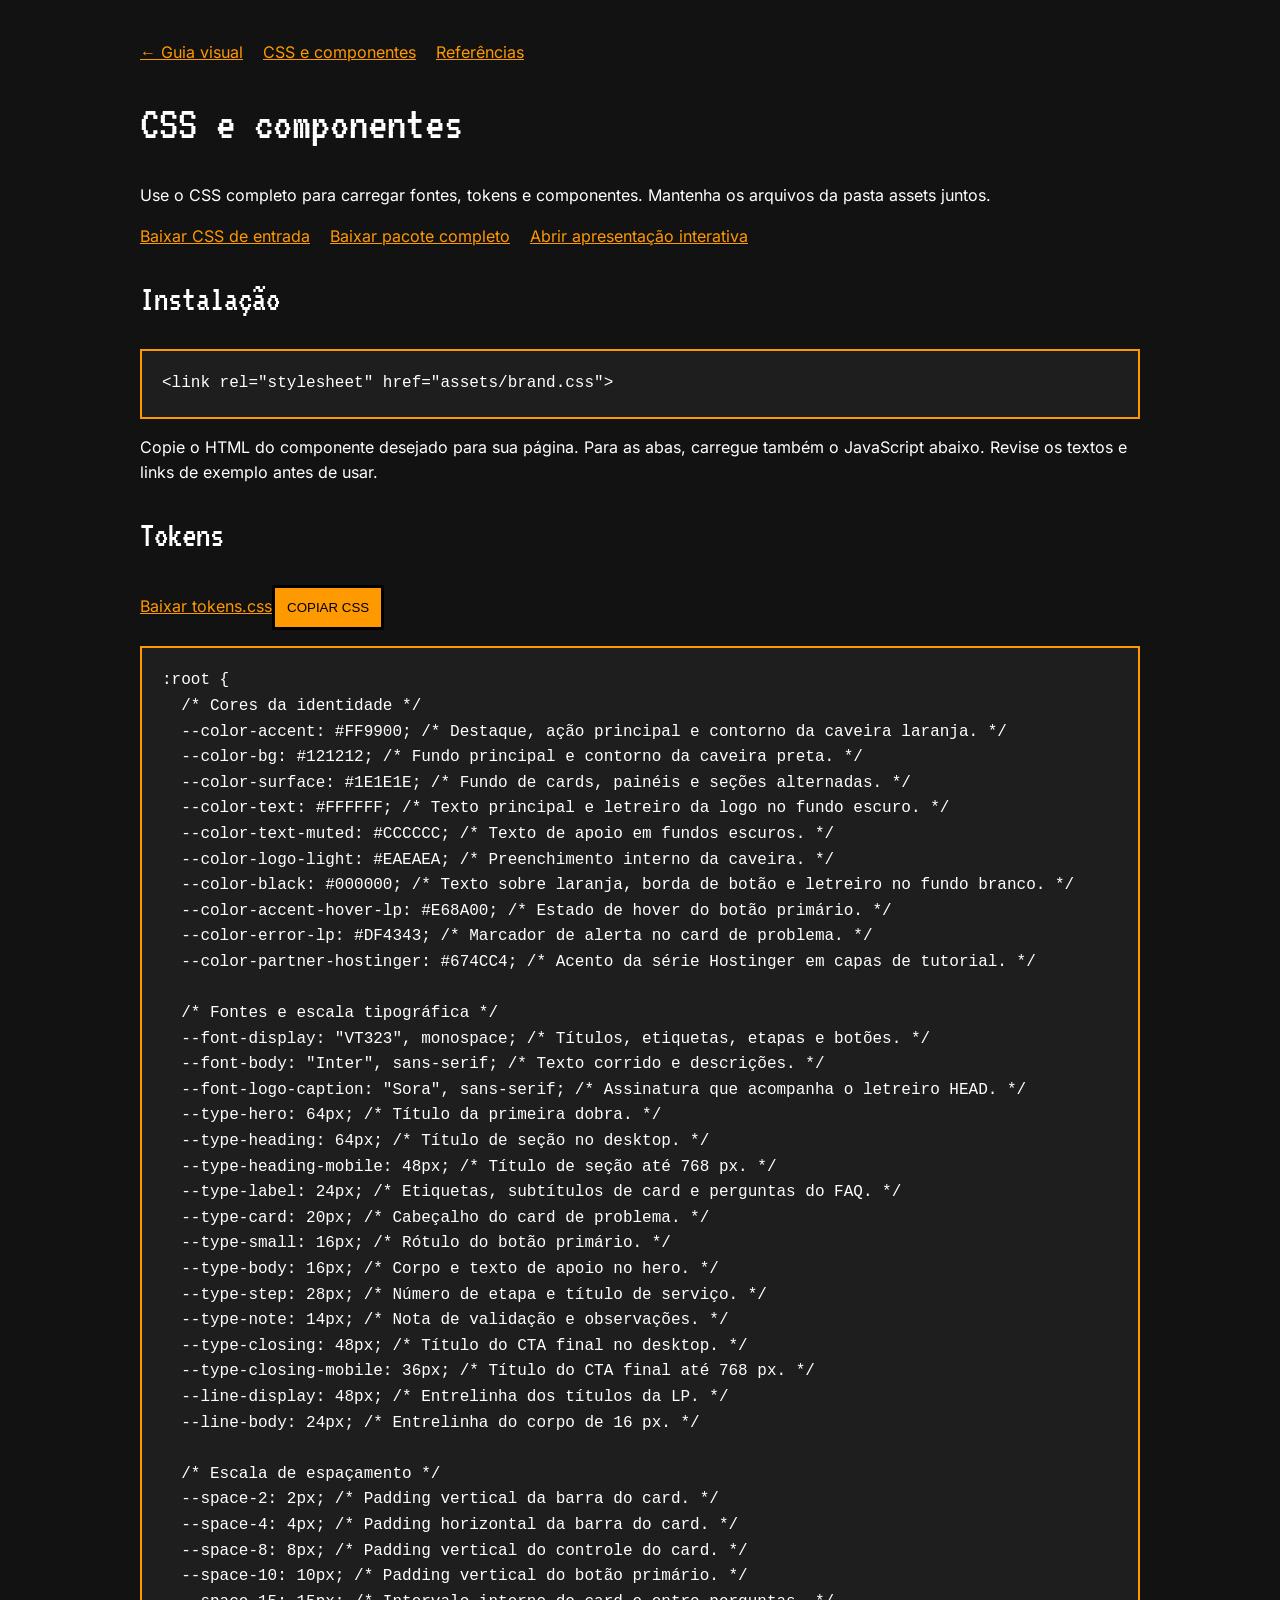
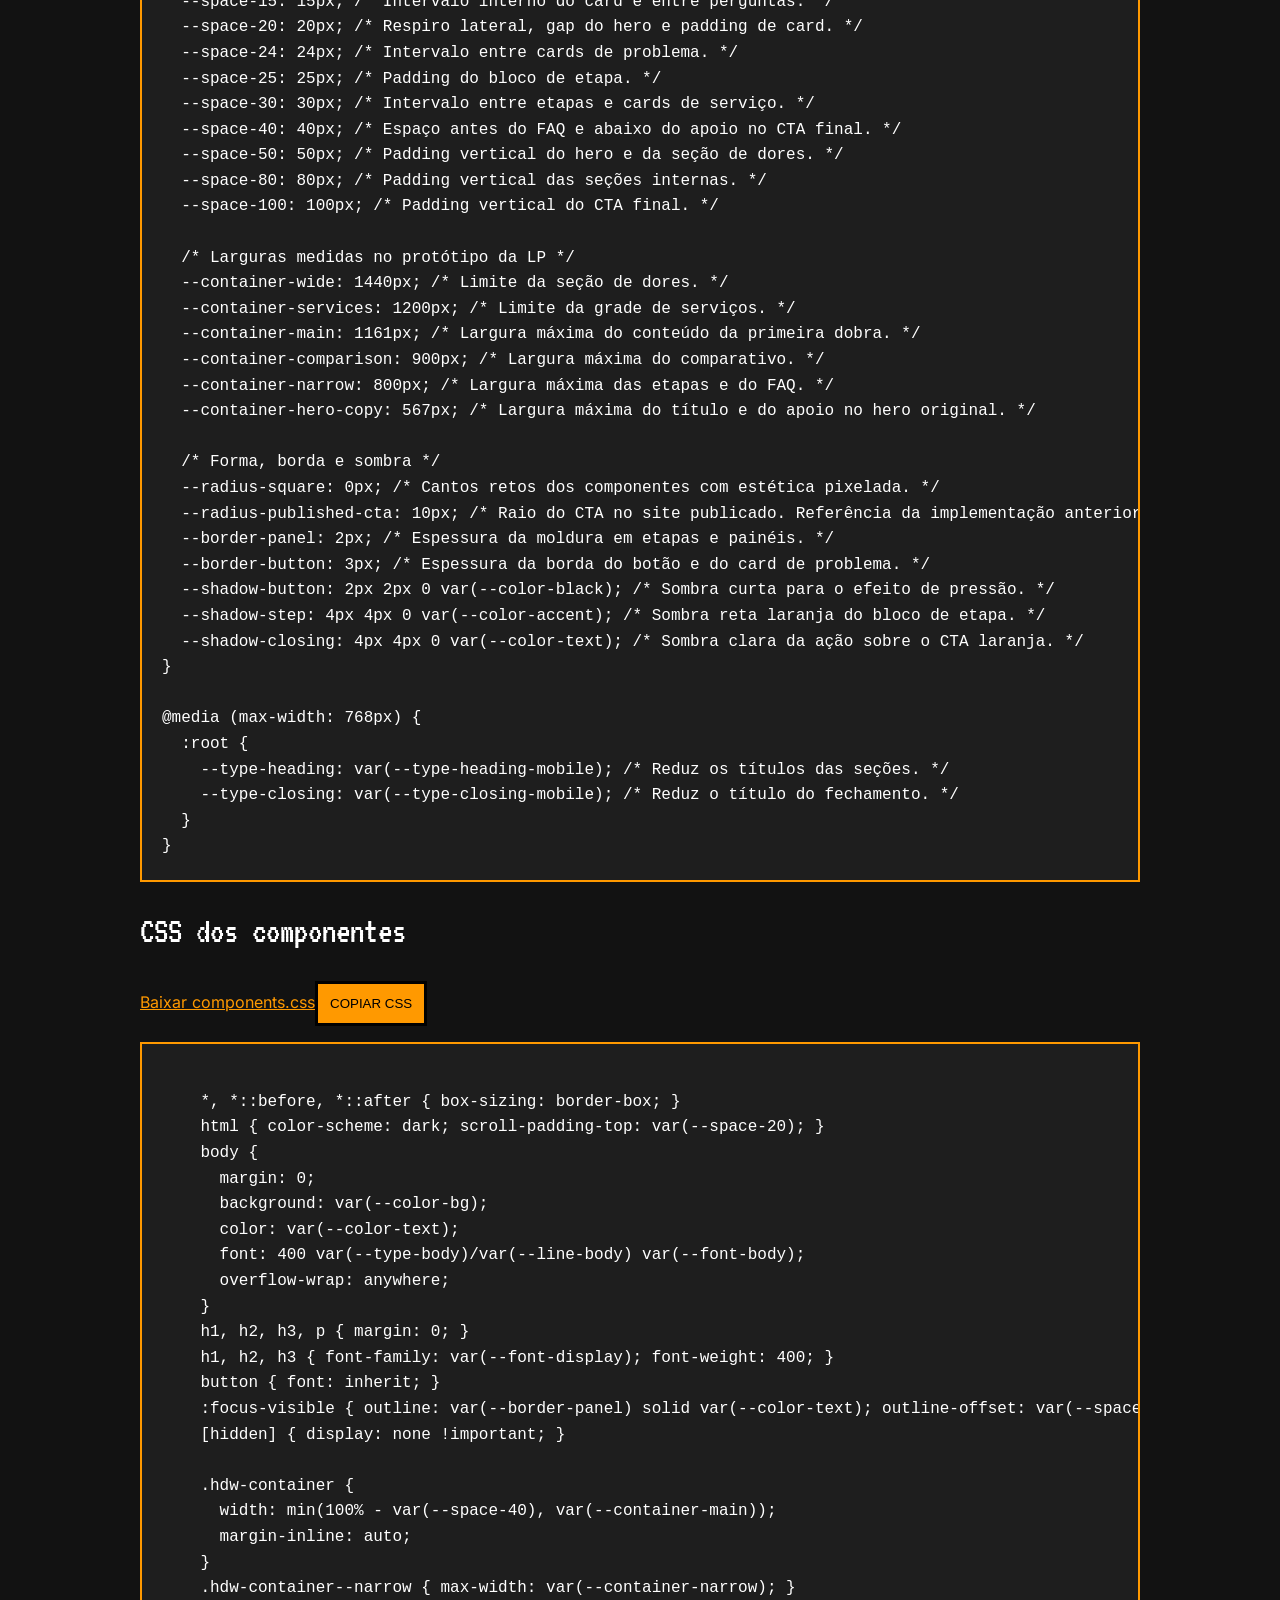
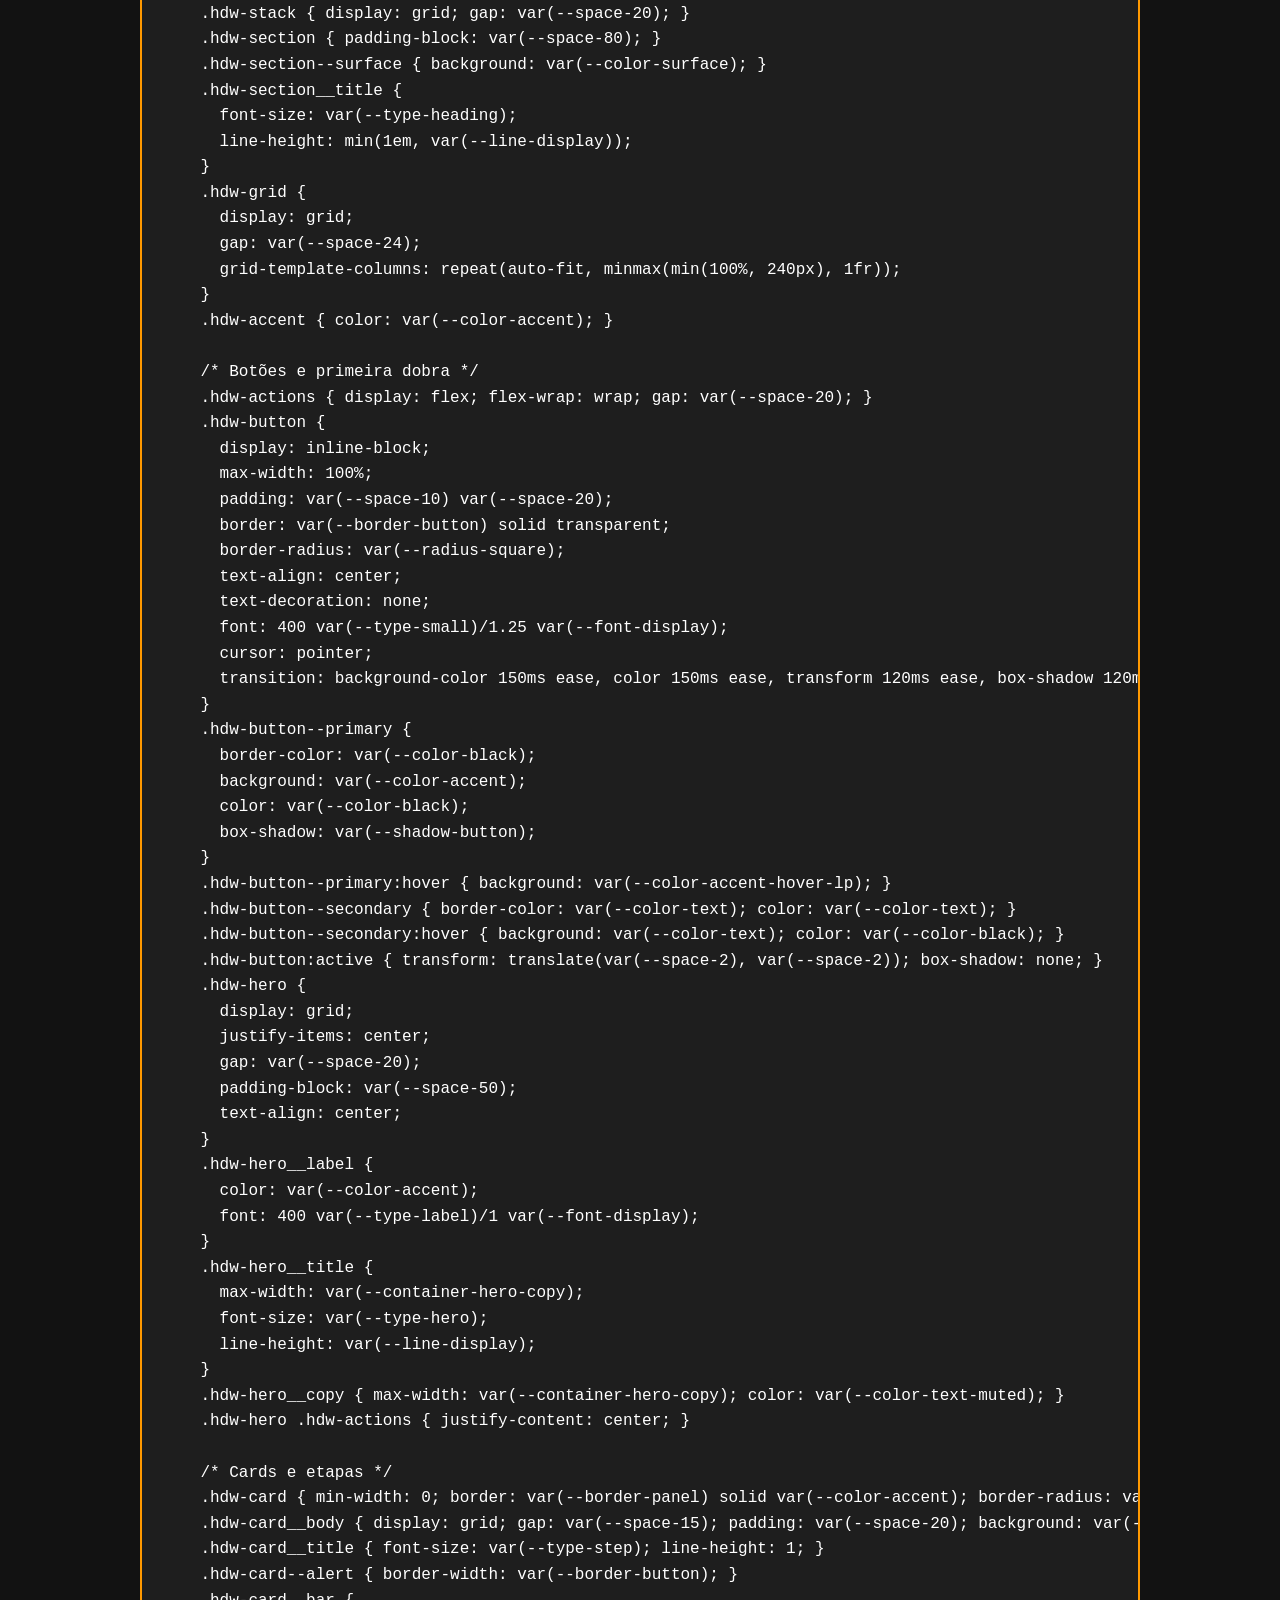
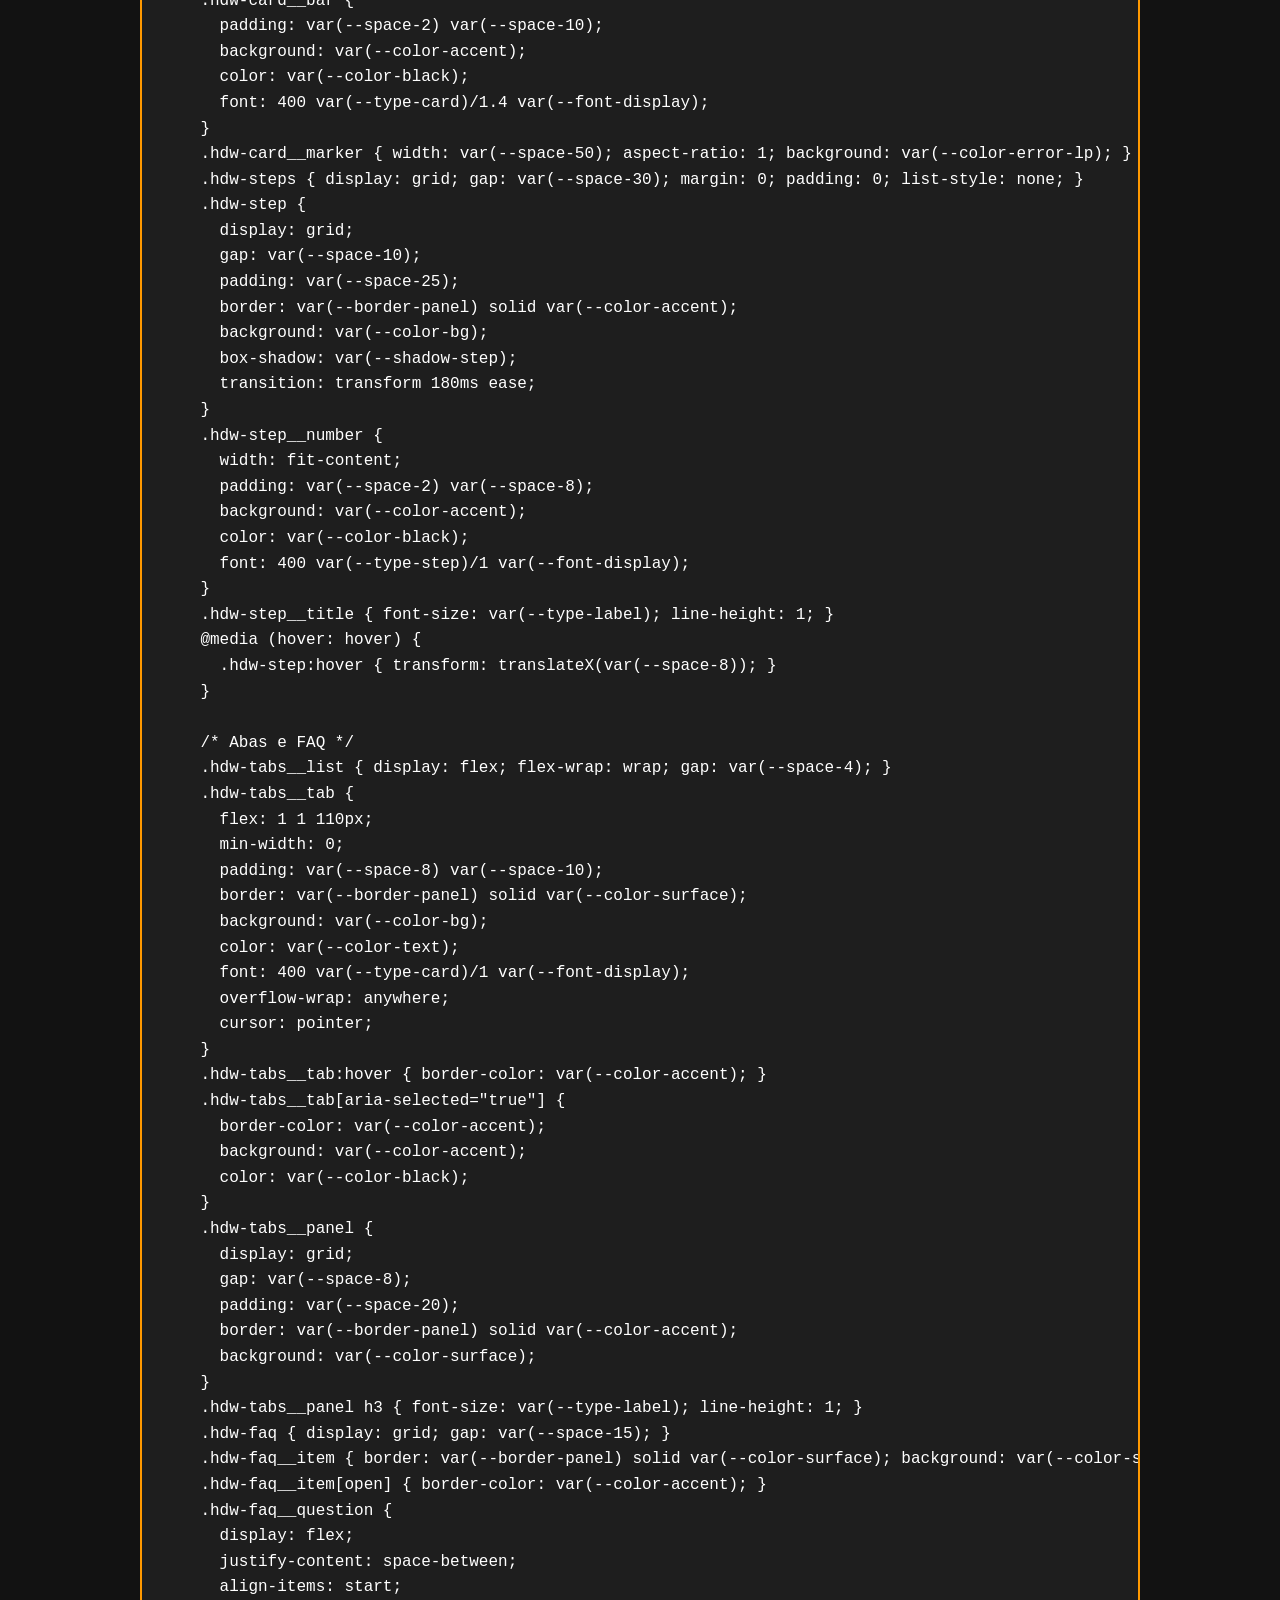
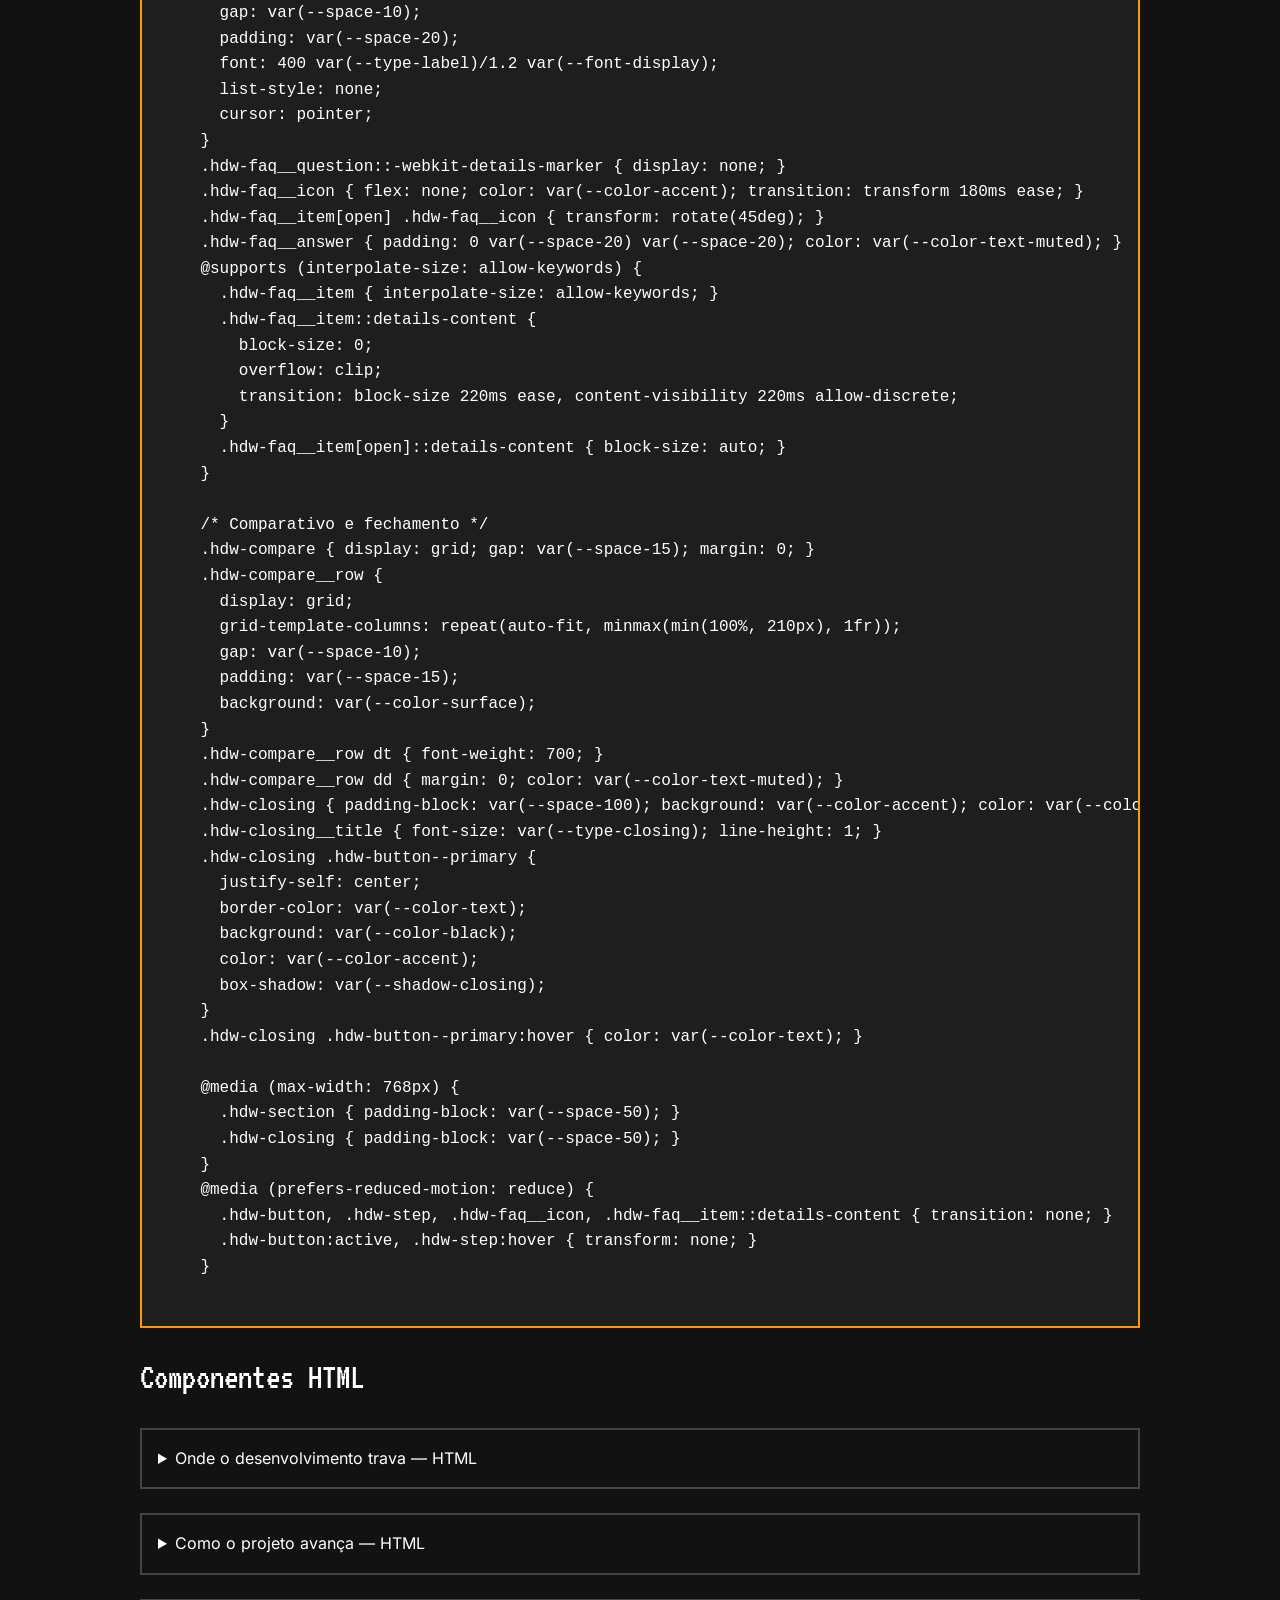
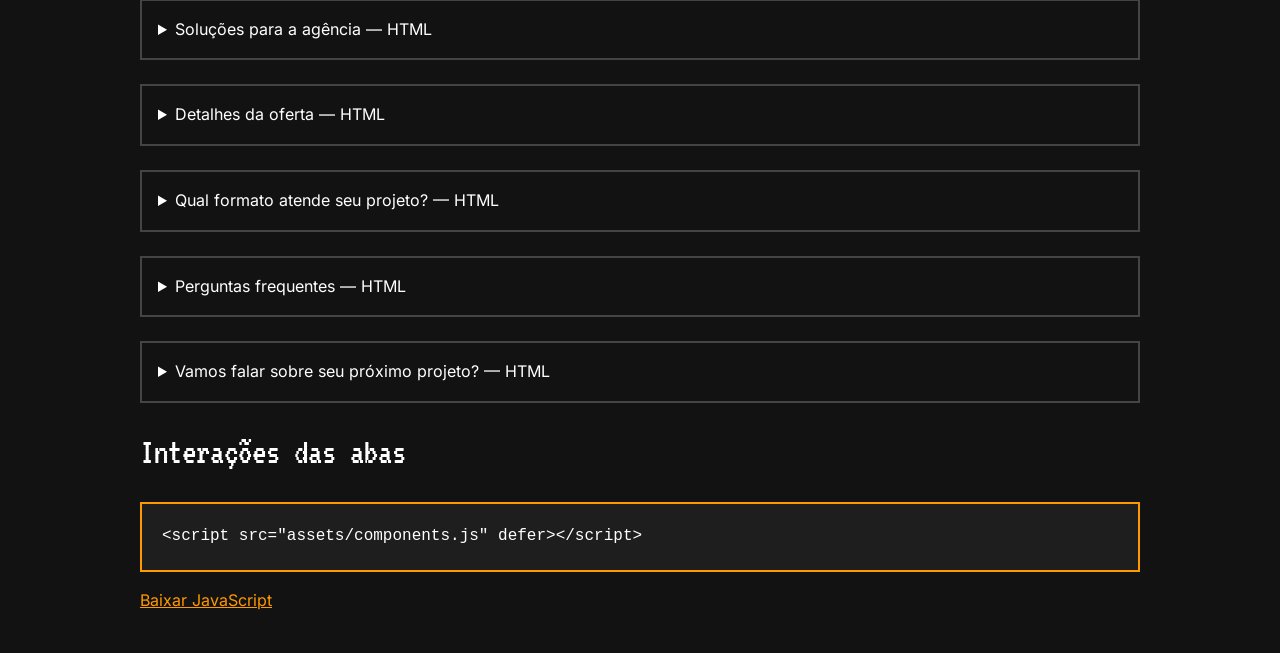
<file: implementacao.html>
<!doctype html><html lang="pt-BR"><head><meta charset="utf-8"><meta name="viewport" content="width=device-width,initial-scale=1"><title>Implementação | Henrique do Web</title><link rel="stylesheet" href="assets/fonts.css"><link rel="stylesheet" href="assets/docs.css"></head><body><main><nav><a href="index.html">← Guia visual</a><a href="implementacao.html">CSS e componentes</a><a href="index.html#referencias">Referências</a></nav><h1>CSS e componentes</h1><p>Use o CSS completo para carregar fontes, tokens e componentes. Mantenha os arquivos da pasta assets juntos.</p><nav><a download href="assets/brand.css">Baixar CSS de entrada</a><a download href="design-system.zip">Baixar pacote completo</a><a href="assets/componentes.html">Abrir apresentação interativa</a></nav><h2>Instalação</h2><pre><code>&lt;link rel="stylesheet" href="assets/brand.css"&gt;</code></pre><p>Copie o HTML do componente desejado para sua página. Para as abas, carregue também o JavaScript abaixo. Revise os textos e links de exemplo antes de usar.</p><p id="status" role="status" aria-live="polite"></p><h2>Tokens</h2><a download href="assets/tokens.css">Baixar tokens.css</a><button type="button" data-copy="tokens.css">COPIAR CSS</button><pre><code id="tokens.css">:root {
  /* Cores da identidade */
  --color-accent: #FF9900; /* Destaque, ação principal e contorno da caveira laranja. */
  --color-bg: #121212; /* Fundo principal e contorno da caveira preta. */
  --color-surface: #1E1E1E; /* Fundo de cards, painéis e seções alternadas. */
  --color-text: #FFFFFF; /* Texto principal e letreiro da logo no fundo escuro. */
  --color-text-muted: #CCCCCC; /* Texto de apoio em fundos escuros. */
  --color-logo-light: #EAEAEA; /* Preenchimento interno da caveira. */
  --color-black: #000000; /* Texto sobre laranja, borda de botão e letreiro no fundo branco. */
  --color-accent-hover-lp: #E68A00; /* Estado de hover do botão primário. */
  --color-error-lp: #DF4343; /* Marcador de alerta no card de problema. */
  --color-partner-hostinger: #674CC4; /* Acento da série Hostinger em capas de tutorial. */

  /* Fontes e escala tipográfica */
  --font-display: &quot;VT323&quot;, monospace; /* Títulos, etiquetas, etapas e botões. */
  --font-body: &quot;Inter&quot;, sans-serif; /* Texto corrido e descrições. */
  --font-logo-caption: &quot;Sora&quot;, sans-serif; /* Assinatura que acompanha o letreiro HEAD. */
  --type-hero: 64px; /* Título da primeira dobra. */
  --type-heading: 64px; /* Título de seção no desktop. */
  --type-heading-mobile: 48px; /* Título de seção até 768 px. */
  --type-label: 24px; /* Etiquetas, subtítulos de card e perguntas do FAQ. */
  --type-card: 20px; /* Cabeçalho do card de problema. */
  --type-small: 16px; /* Rótulo do botão primário. */
  --type-body: 16px; /* Corpo e texto de apoio no hero. */
  --type-step: 28px; /* Número de etapa e título de serviço. */
  --type-note: 14px; /* Nota de validação e observações. */
  --type-closing: 48px; /* Título do CTA final no desktop. */
  --type-closing-mobile: 36px; /* Título do CTA final até 768 px. */
  --line-display: 48px; /* Entrelinha dos títulos da LP. */
  --line-body: 24px; /* Entrelinha do corpo de 16 px. */

  /* Escala de espaçamento */
  --space-2: 2px; /* Padding vertical da barra do card. */
  --space-4: 4px; /* Padding horizontal da barra do card. */
  --space-8: 8px; /* Padding vertical do controle do card. */
  --space-10: 10px; /* Padding vertical do botão primário. */
  --space-15: 15px; /* Intervalo interno do card e entre perguntas. */
  --space-20: 20px; /* Respiro lateral, gap do hero e padding de card. */
  --space-24: 24px; /* Intervalo entre cards de problema. */
  --space-25: 25px; /* Padding do bloco de etapa. */
  --space-30: 30px; /* Intervalo entre etapas e cards de serviço. */
  --space-40: 40px; /* Espaço antes do FAQ e abaixo do apoio no CTA final. */
  --space-50: 50px; /* Padding vertical do hero e da seção de dores. */
  --space-80: 80px; /* Padding vertical das seções internas. */
  --space-100: 100px; /* Padding vertical do CTA final. */

  /* Larguras medidas no protótipo da LP */
  --container-wide: 1440px; /* Limite da seção de dores. */
  --container-services: 1200px; /* Limite da grade de serviços. */
  --container-main: 1161px; /* Largura máxima do conteúdo da primeira dobra. */
  --container-comparison: 900px; /* Largura máxima do comparativo. */
  --container-narrow: 800px; /* Largura máxima das etapas e do FAQ. */
  --container-hero-copy: 567px; /* Largura máxima do título e do apoio no hero original. */

  /* Forma, borda e sombra */
  --radius-square: 0px; /* Cantos retos dos componentes com estética pixelada. */
  --radius-published-cta: 10px; /* Raio do CTA no site publicado. Referência da implementação anterior. */
  --border-panel: 2px; /* Espessura da moldura em etapas e painéis. */
  --border-button: 3px; /* Espessura da borda do botão e do card de problema. */
  --shadow-button: 2px 2px 0 var(--color-black); /* Sombra curta para o efeito de pressão. */
  --shadow-step: 4px 4px 0 var(--color-accent); /* Sombra reta laranja do bloco de etapa. */
  --shadow-closing: 4px 4px 0 var(--color-text); /* Sombra clara da ação sobre o CTA laranja. */
}

@media (max-width: 768px) {
  :root {
    --type-heading: var(--type-heading-mobile); /* Reduz os títulos das seções. */
    --type-closing: var(--type-closing-mobile); /* Reduz o título do fechamento. */
  }
}
</code></pre><h2>CSS dos componentes</h2><a download href="assets/components.css">Baixar components.css</a><button type="button" data-copy="components.css">COPIAR CSS</button><pre><code id="components.css">
    *, *::before, *::after { box-sizing: border-box; }
    html { color-scheme: dark; scroll-padding-top: var(--space-20); }
    body {
      margin: 0;
      background: var(--color-bg);
      color: var(--color-text);
      font: 400 var(--type-body)/var(--line-body) var(--font-body);
      overflow-wrap: anywhere;
    }
    h1, h2, h3, p { margin: 0; }
    h1, h2, h3 { font-family: var(--font-display); font-weight: 400; }
    button { font: inherit; }
    :focus-visible { outline: var(--border-panel) solid var(--color-text); outline-offset: var(--space-4); }
    [hidden] { display: none !important; }

    .hdw-container {
      width: min(100% - var(--space-40), var(--container-main));
      margin-inline: auto;
    }
    .hdw-container--narrow { max-width: var(--container-narrow); }
    .hdw-stack { display: grid; gap: var(--space-20); }
    .hdw-section { padding-block: var(--space-80); }
    .hdw-section--surface { background: var(--color-surface); }
    .hdw-section__title {
      font-size: var(--type-heading);
      line-height: min(1em, var(--line-display));
    }
    .hdw-grid {
      display: grid;
      gap: var(--space-24);
      grid-template-columns: repeat(auto-fit, minmax(min(100%, 240px), 1fr));
    }
    .hdw-accent { color: var(--color-accent); }

    /* Botões e primeira dobra */
    .hdw-actions { display: flex; flex-wrap: wrap; gap: var(--space-20); }
    .hdw-button {
      display: inline-block;
      max-width: 100%;
      padding: var(--space-10) var(--space-20);
      border: var(--border-button) solid transparent;
      border-radius: var(--radius-square);
      text-align: center;
      text-decoration: none;
      font: 400 var(--type-small)/1.25 var(--font-display);
      cursor: pointer;
      transition: background-color 150ms ease, color 150ms ease, transform 120ms ease, box-shadow 120ms ease;
    }
    .hdw-button--primary {
      border-color: var(--color-black);
      background: var(--color-accent);
      color: var(--color-black);
      box-shadow: var(--shadow-button);
    }
    .hdw-button--primary:hover { background: var(--color-accent-hover-lp); }
    .hdw-button--secondary { border-color: var(--color-text); color: var(--color-text); }
    .hdw-button--secondary:hover { background: var(--color-text); color: var(--color-black); }
    .hdw-button:active { transform: translate(var(--space-2), var(--space-2)); box-shadow: none; }
    .hdw-hero {
      display: grid;
      justify-items: center;
      gap: var(--space-20);
      padding-block: var(--space-50);
      text-align: center;
    }
    .hdw-hero__label {
      color: var(--color-accent);
      font: 400 var(--type-label)/1 var(--font-display);
    }
    .hdw-hero__title {
      max-width: var(--container-hero-copy);
      font-size: var(--type-hero);
      line-height: var(--line-display);
    }
    .hdw-hero__copy { max-width: var(--container-hero-copy); color: var(--color-text-muted); }
    .hdw-hero .hdw-actions { justify-content: center; }

    /* Cards e etapas */
    .hdw-card { min-width: 0; border: var(--border-panel) solid var(--color-accent); border-radius: var(--radius-square); }
    .hdw-card__body { display: grid; gap: var(--space-15); padding: var(--space-20); background: var(--color-bg); }
    .hdw-card__title { font-size: var(--type-step); line-height: 1; }
    .hdw-card--alert { border-width: var(--border-button); }
    .hdw-card__bar {
      padding: var(--space-2) var(--space-10);
      background: var(--color-accent);
      color: var(--color-black);
      font: 400 var(--type-card)/1.4 var(--font-display);
    }
    .hdw-card__marker { width: var(--space-50); aspect-ratio: 1; background: var(--color-error-lp); }
    .hdw-steps { display: grid; gap: var(--space-30); margin: 0; padding: 0; list-style: none; }
    .hdw-step {
      display: grid;
      gap: var(--space-10);
      padding: var(--space-25);
      border: var(--border-panel) solid var(--color-accent);
      background: var(--color-bg);
      box-shadow: var(--shadow-step);
      transition: transform 180ms ease;
    }
    .hdw-step__number {
      width: fit-content;
      padding: var(--space-2) var(--space-8);
      background: var(--color-accent);
      color: var(--color-black);
      font: 400 var(--type-step)/1 var(--font-display);
    }
    .hdw-step__title { font-size: var(--type-label); line-height: 1; }
    @media (hover: hover) {
      .hdw-step:hover { transform: translateX(var(--space-8)); }
    }

    /* Abas e FAQ */
    .hdw-tabs__list { display: flex; flex-wrap: wrap; gap: var(--space-4); }
    .hdw-tabs__tab {
      flex: 1 1 110px;
      min-width: 0;
      padding: var(--space-8) var(--space-10);
      border: var(--border-panel) solid var(--color-surface);
      background: var(--color-bg);
      color: var(--color-text);
      font: 400 var(--type-card)/1 var(--font-display);
      overflow-wrap: anywhere;
      cursor: pointer;
    }
    .hdw-tabs__tab:hover { border-color: var(--color-accent); }
    .hdw-tabs__tab[aria-selected=&quot;true&quot;] {
      border-color: var(--color-accent);
      background: var(--color-accent);
      color: var(--color-black);
    }
    .hdw-tabs__panel {
      display: grid;
      gap: var(--space-8);
      padding: var(--space-20);
      border: var(--border-panel) solid var(--color-accent);
      background: var(--color-surface);
    }
    .hdw-tabs__panel h3 { font-size: var(--type-label); line-height: 1; }
    .hdw-faq { display: grid; gap: var(--space-15); }
    .hdw-faq__item { border: var(--border-panel) solid var(--color-surface); background: var(--color-surface); }
    .hdw-faq__item[open] { border-color: var(--color-accent); }
    .hdw-faq__question {
      display: flex;
      justify-content: space-between;
      align-items: start;
      gap: var(--space-10);
      padding: var(--space-20);
      font: 400 var(--type-label)/1.2 var(--font-display);
      list-style: none;
      cursor: pointer;
    }
    .hdw-faq__question::-webkit-details-marker { display: none; }
    .hdw-faq__icon { flex: none; color: var(--color-accent); transition: transform 180ms ease; }
    .hdw-faq__item[open] .hdw-faq__icon { transform: rotate(45deg); }
    .hdw-faq__answer { padding: 0 var(--space-20) var(--space-20); color: var(--color-text-muted); }
    @supports (interpolate-size: allow-keywords) {
      .hdw-faq__item { interpolate-size: allow-keywords; }
      .hdw-faq__item::details-content {
        block-size: 0;
        overflow: clip;
        transition: block-size 220ms ease, content-visibility 220ms allow-discrete;
      }
      .hdw-faq__item[open]::details-content { block-size: auto; }
    }

    /* Comparativo e fechamento */
    .hdw-compare { display: grid; gap: var(--space-15); margin: 0; }
    .hdw-compare__row {
      display: grid;
      grid-template-columns: repeat(auto-fit, minmax(min(100%, 210px), 1fr));
      gap: var(--space-10);
      padding: var(--space-15);
      background: var(--color-surface);
    }
    .hdw-compare__row dt { font-weight: 700; }
    .hdw-compare__row dd { margin: 0; color: var(--color-text-muted); }
    .hdw-closing { padding-block: var(--space-100); background: var(--color-accent); color: var(--color-black); text-align: center; }
    .hdw-closing__title { font-size: var(--type-closing); line-height: 1; }
    .hdw-closing .hdw-button--primary {
      justify-self: center;
      border-color: var(--color-text);
      background: var(--color-black);
      color: var(--color-accent);
      box-shadow: var(--shadow-closing);
    }
    .hdw-closing .hdw-button--primary:hover { color: var(--color-text); }

    @media (max-width: 768px) {
      .hdw-section { padding-block: var(--space-50); }
      .hdw-closing { padding-block: var(--space-50); }
    }
    @media (prefers-reduced-motion: reduce) {
      .hdw-button, .hdw-step, .hdw-faq__icon, .hdw-faq__item::details-content { transition: none; }
      .hdw-button:active, .hdw-step:hover { transform: none; }
    }
  </code></pre><h2>Componentes HTML</h2><details><summary>Onde o desenvolvimento trava — HTML</summary><button type="button" data-copy="sample-0">COPIAR HTML</button><pre><code id="sample-0">&lt;section class=&quot;hdw-section hdw-section--surface&quot; aria-labelledby=&quot;dores&quot;&gt;
      &lt;div class=&quot;hdw-container hdw-stack&quot;&gt;
        &lt;h2 class=&quot;hdw-section__title&quot; id=&quot;dores&quot;&gt;Onde o desenvolvimento trava&lt;/h2&gt;
        &lt;div class=&quot;hdw-grid&quot;&gt;
          &lt;article class=&quot;hdw-card hdw-card--alert&quot;&gt;
            &lt;p class=&quot;hdw-card__bar&quot;&gt;ERROR_01 · CUSTO FIXO&lt;/p&gt;
            &lt;div class=&quot;hdw-card__body&quot;&gt;
              &lt;span class=&quot;hdw-card__marker&quot; aria-hidden=&quot;true&quot;&gt;&lt;/span&gt;
              &lt;h3 class=&quot;hdw-card__title&quot;&gt;Equipe ociosa entre projetos&lt;/h3&gt;
              &lt;p&gt;O custo de manter a operação continua nos meses com menos demanda.&lt;/p&gt;
            &lt;/div&gt;
          &lt;/article&gt;
          &lt;article class=&quot;hdw-card hdw-card--alert&quot;&gt;
            &lt;p class=&quot;hdw-card__bar&quot;&gt;ERROR_02 · PÓS-ENTREGA&lt;/p&gt;
            &lt;div class=&quot;hdw-card__body&quot;&gt;
              &lt;span class=&quot;hdw-card__marker&quot; aria-hidden=&quot;true&quot;&gt;&lt;/span&gt;
              &lt;h3 class=&quot;hdw-card__title&quot;&gt;Suporte sem responsável&lt;/h3&gt;
              &lt;p&gt;Combine quem atende os ajustes e onde sua agência deve abrir um chamado.&lt;/p&gt;
            &lt;/div&gt;
          &lt;/article&gt;
        &lt;/div&gt;
      &lt;/div&gt;
    &lt;/section&gt;</code></pre></details><details><summary>Como o projeto avança — HTML</summary><button type="button" data-copy="sample-1">COPIAR HTML</button><pre><code id="sample-1">&lt;section class=&quot;hdw-section&quot; aria-labelledby=&quot;processo&quot;&gt;
      &lt;div class=&quot;hdw-container hdw-container--narrow hdw-stack&quot;&gt;
        &lt;h2 class=&quot;hdw-section__title&quot; id=&quot;processo&quot;&gt;Como o projeto avança&lt;/h2&gt;
        &lt;ol class=&quot;hdw-steps&quot;&gt;
          &lt;li class=&quot;hdw-step&quot;&gt;
            &lt;span class=&quot;hdw-step__number&quot; aria-hidden=&quot;true&quot;&gt;01&lt;/span&gt;
            &lt;h3 class=&quot;hdw-step__title&quot;&gt;Briefing&lt;/h3&gt;
            &lt;p&gt;Alinhe objetivos, oferta e materiais antes de definir a estrutura.&lt;/p&gt;
          &lt;/li&gt;
          &lt;li class=&quot;hdw-step&quot;&gt;
            &lt;span class=&quot;hdw-step__number&quot; aria-hidden=&quot;true&quot;&gt;02&lt;/span&gt;
            &lt;h3 class=&quot;hdw-step__title&quot;&gt;Desenvolvimento e revisão&lt;/h3&gt;
            &lt;p&gt;Revise a página no desktop e no celular e valide o próximo passo.&lt;/p&gt;
          &lt;/li&gt;
        &lt;/ol&gt;
      &lt;/div&gt;
    &lt;/section&gt;</code></pre></details><details><summary>Soluções para a agência — HTML</summary><button type="button" data-copy="sample-2">COPIAR HTML</button><pre><code id="sample-2">&lt;section class=&quot;hdw-section hdw-section--surface&quot; aria-labelledby=&quot;servicos&quot;&gt;
      &lt;div class=&quot;hdw-container hdw-stack&quot;&gt;
        &lt;h2 class=&quot;hdw-section__title&quot; id=&quot;servicos&quot;&gt;Soluções para a agência&lt;/h2&gt;
        &lt;div class=&quot;hdw-grid&quot;&gt;
          &lt;article class=&quot;hdw-card&quot;&gt;&lt;div class=&quot;hdw-card__body&quot;&gt;&lt;h3 class=&quot;hdw-card__title&quot;&gt;Páginas de vendas&lt;/h3&gt;&lt;p&gt;Estrutura focada na oferta e no próximo passo do visitante.&lt;/p&gt;&lt;/div&gt;&lt;/article&gt;
          &lt;article class=&quot;hdw-card&quot;&gt;&lt;div class=&quot;hdw-card__body&quot;&gt;&lt;h3 class=&quot;hdw-card__title&quot;&gt;Sites institucionais&lt;/h3&gt;&lt;p&gt;Navegação para conhecer a empresa, seus serviços e canais de contato.&lt;/p&gt;&lt;/div&gt;&lt;/article&gt;
          &lt;article class=&quot;hdw-card&quot;&gt;&lt;div class=&quot;hdw-card__body&quot;&gt;&lt;h3 class=&quot;hdw-card__title&quot;&gt;Suporte web&lt;/h3&gt;&lt;p&gt;Ajustes e manutenção conforme o escopo combinado.&lt;/p&gt;&lt;/div&gt;&lt;/article&gt;
        &lt;/div&gt;
      &lt;/div&gt;
    &lt;/section&gt;</code></pre></details><details><summary>Detalhes da oferta — HTML</summary><button type="button" data-copy="sample-3">COPIAR HTML</button><pre><code id="sample-3">&lt;section class=&quot;hdw-section&quot; aria-labelledby=&quot;oferta&quot;&gt;
      &lt;div class=&quot;hdw-container hdw-container--narrow hdw-stack&quot;&gt;
        &lt;h2 class=&quot;hdw-section__title&quot; id=&quot;oferta&quot;&gt;Detalhes da oferta&lt;/h2&gt;
        &lt;div class=&quot;hdw-tabs&quot; data-tabs&gt;
          &lt;div class=&quot;hdw-tabs__list&quot; role=&quot;tablist&quot; aria-label=&quot;Detalhes da oferta&quot;&gt;
            &lt;button class=&quot;hdw-tabs__tab&quot; type=&quot;button&quot; role=&quot;tab&quot; id=&quot;tab-escopo&quot; aria-controls=&quot;painel-escopo&quot; aria-selected=&quot;true&quot;&gt;01 Escopo&lt;/button&gt;
            &lt;button class=&quot;hdw-tabs__tab&quot; type=&quot;button&quot; role=&quot;tab&quot; id=&quot;tab-processo&quot; aria-controls=&quot;painel-processo&quot; aria-selected=&quot;false&quot; tabindex=&quot;-1&quot;&gt;02 Processo&lt;/button&gt;
            &lt;button class=&quot;hdw-tabs__tab&quot; type=&quot;button&quot; role=&quot;tab&quot; id=&quot;tab-entrega&quot; aria-controls=&quot;painel-entrega&quot; aria-selected=&quot;false&quot; tabindex=&quot;-1&quot;&gt;03 Entrega&lt;/button&gt;
          &lt;/div&gt;
          &lt;div class=&quot;hdw-tabs__panel&quot; id=&quot;painel-escopo&quot; role=&quot;tabpanel&quot; aria-labelledby=&quot;tab-escopo&quot; tabindex=&quot;0&quot;&gt;&lt;h3&gt;O que está incluído&lt;/h3&gt;&lt;p&gt;Liste páginas, integrações e materiais previstos no escopo.&lt;/p&gt;&lt;/div&gt;
          &lt;div class=&quot;hdw-tabs__panel&quot; id=&quot;painel-processo&quot; role=&quot;tabpanel&quot; aria-labelledby=&quot;tab-processo&quot; tabindex=&quot;0&quot; hidden&gt;&lt;h3&gt;Como o projeto avança&lt;/h3&gt;&lt;p&gt;Indique os momentos de briefing, desenvolvimento e aprovação.&lt;/p&gt;&lt;/div&gt;
          &lt;div class=&quot;hdw-tabs__panel&quot; id=&quot;painel-entrega&quot; role=&quot;tabpanel&quot; aria-labelledby=&quot;tab-entrega&quot; tabindex=&quot;0&quot; hidden&gt;&lt;h3&gt;O que acontece na publicação&lt;/h3&gt;&lt;p&gt;Defina quem publica e quem recebe os acessos ao final.&lt;/p&gt;&lt;/div&gt;
        &lt;/div&gt;
      &lt;/div&gt;
    &lt;/section&gt;</code></pre></details><details><summary>Qual formato atende seu projeto? — HTML</summary><button type="button" data-copy="sample-4">COPIAR HTML</button><pre><code id="sample-4">&lt;section class=&quot;hdw-section hdw-section--surface&quot; aria-labelledby=&quot;comparativo&quot;&gt;
      &lt;div class=&quot;hdw-container hdw-container--narrow hdw-stack&quot;&gt;
        &lt;h2 class=&quot;hdw-section__title&quot; id=&quot;comparativo&quot;&gt;Qual formato atende seu projeto?&lt;/h2&gt;
        &lt;dl class=&quot;hdw-compare&quot;&gt;
          &lt;div class=&quot;hdw-compare__row&quot;&gt;&lt;dt&gt;Página de vendas&lt;/dt&gt;&lt;dd&gt;Apresentar uma oferta e orientar a compra ou o contato.&lt;/dd&gt;&lt;/div&gt;
          &lt;div class=&quot;hdw-compare__row&quot;&gt;&lt;dt&gt;Site institucional&lt;/dt&gt;&lt;dd&gt;Organizar informações, serviços e formas de contato em várias páginas.&lt;/dd&gt;&lt;/div&gt;
        &lt;/dl&gt;
      &lt;/div&gt;
    &lt;/section&gt;</code></pre></details><details><summary>Perguntas frequentes — HTML</summary><button type="button" data-copy="sample-5">COPIAR HTML</button><pre><code id="sample-5">&lt;section class=&quot;hdw-section&quot; aria-labelledby=&quot;perguntas&quot;&gt;
      &lt;div class=&quot;hdw-container hdw-container--narrow hdw-stack&quot;&gt;
        &lt;h2 class=&quot;hdw-section__title&quot; id=&quot;perguntas&quot;&gt;Perguntas frequentes&lt;/h2&gt;
        &lt;div class=&quot;hdw-faq&quot;&gt;
          &lt;details class=&quot;hdw-faq__item&quot;&gt;
            &lt;summary class=&quot;hdw-faq__question&quot;&gt;O que preciso enviar no briefing?&lt;span class=&quot;hdw-faq__icon&quot; aria-hidden=&quot;true&quot;&gt;+&lt;/span&gt;&lt;/summary&gt;
            &lt;p class=&quot;hdw-faq__answer&quot;&gt;Envie o objetivo, o público, a oferta e os materiais que já existem.&lt;/p&gt;
          &lt;/details&gt;
          &lt;details class=&quot;hdw-faq__item&quot;&gt;
            &lt;summary class=&quot;hdw-faq__question&quot;&gt;Como funciona o suporte?&lt;span class=&quot;hdw-faq__icon&quot; aria-hidden=&quot;true&quot;&gt;+&lt;/span&gt;&lt;/summary&gt;
            &lt;p class=&quot;hdw-faq__answer&quot;&gt;O atendimento segue as condições definidas no escopo do projeto.&lt;/p&gt;
          &lt;/details&gt;
        &lt;/div&gt;
      &lt;/div&gt;
    &lt;/section&gt;</code></pre></details><details><summary>Vamos falar sobre seu próximo projeto? — HTML</summary><button type="button" data-copy="sample-6">COPIAR HTML</button><pre><code id="sample-6">&lt;section class=&quot;hdw-closing&quot; id=&quot;contato&quot; aria-labelledby=&quot;titulo-contato&quot;&gt;
      &lt;div class=&quot;hdw-container hdw-container--narrow hdw-stack&quot;&gt;
        &lt;h2 class=&quot;hdw-closing__title&quot; id=&quot;titulo-contato&quot;&gt;Vamos falar sobre seu próximo projeto?&lt;/h2&gt;
        &lt;p&gt;Conte qual página você precisa e o que ela deve ajudar seu cliente a fazer.&lt;/p&gt;
        &lt;!-- Troque este endereço pelo canal de orçamento do projeto. --&gt;
        &lt;a class=&quot;hdw-button hdw-button--primary&quot; href=&quot;https://www.instagram.com/henriquedoweb/&quot;&gt;ABRIR PERFIL NO INSTAGRAM&lt;/a&gt;
      &lt;/div&gt;
    &lt;/section&gt;</code></pre></details><h2>Interações das abas</h2><pre><code>&lt;script src="assets/components.js" defer&gt;&lt;/script&gt;</code></pre><a download href="assets/components.js">Baixar JavaScript</a><script>document.querySelectorAll('[data-copy]').forEach(button=>button.addEventListener('click',async()=>{const code=document.getElementById(button.dataset.copy);try{await navigator.clipboard.writeText(code.textContent);document.getElementById('status').textContent='Código copiado.'}catch{const range=document.createRange();range.selectNodeContents(code);const selection=getSelection();selection.removeAllRanges();selection.addRange(range);document.getElementById('status').textContent='Código selecionado. Use Ctrl+C ou ⌘C.'}}));</script></main></body></html>
</file>
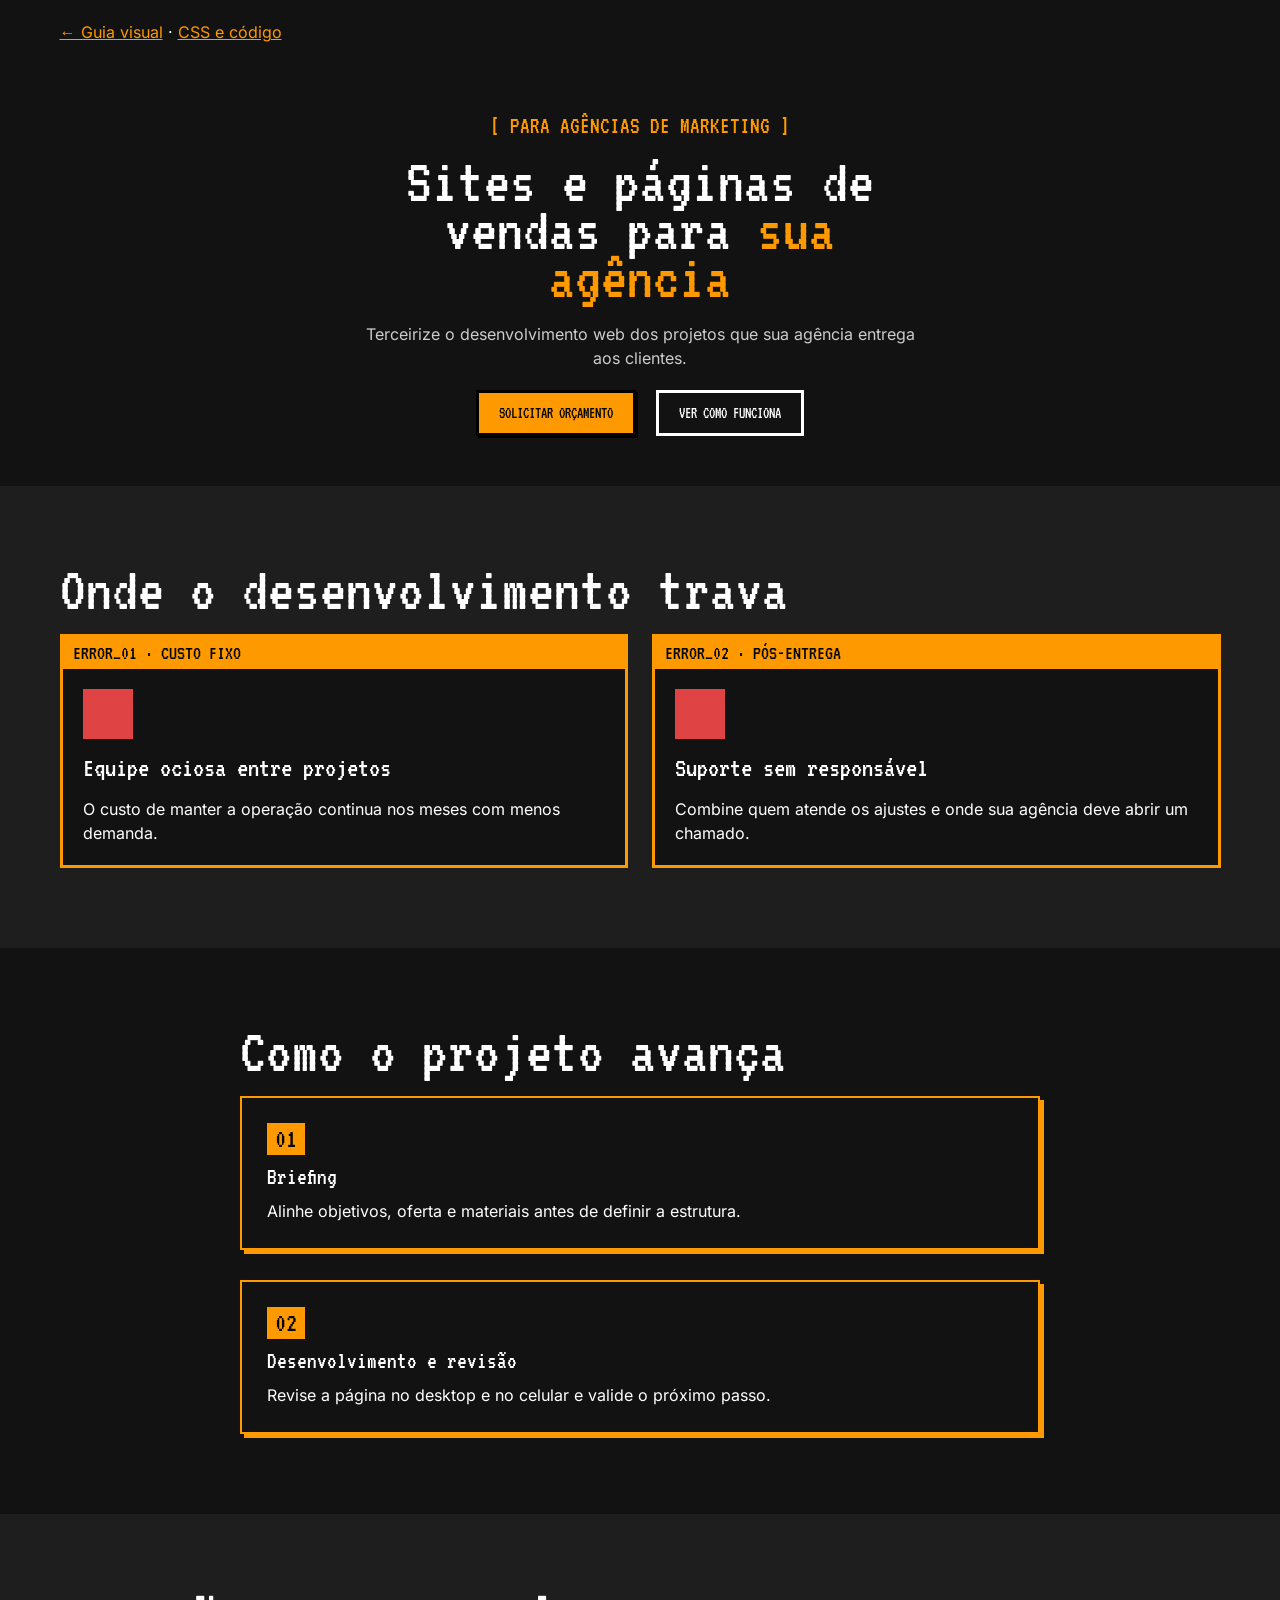
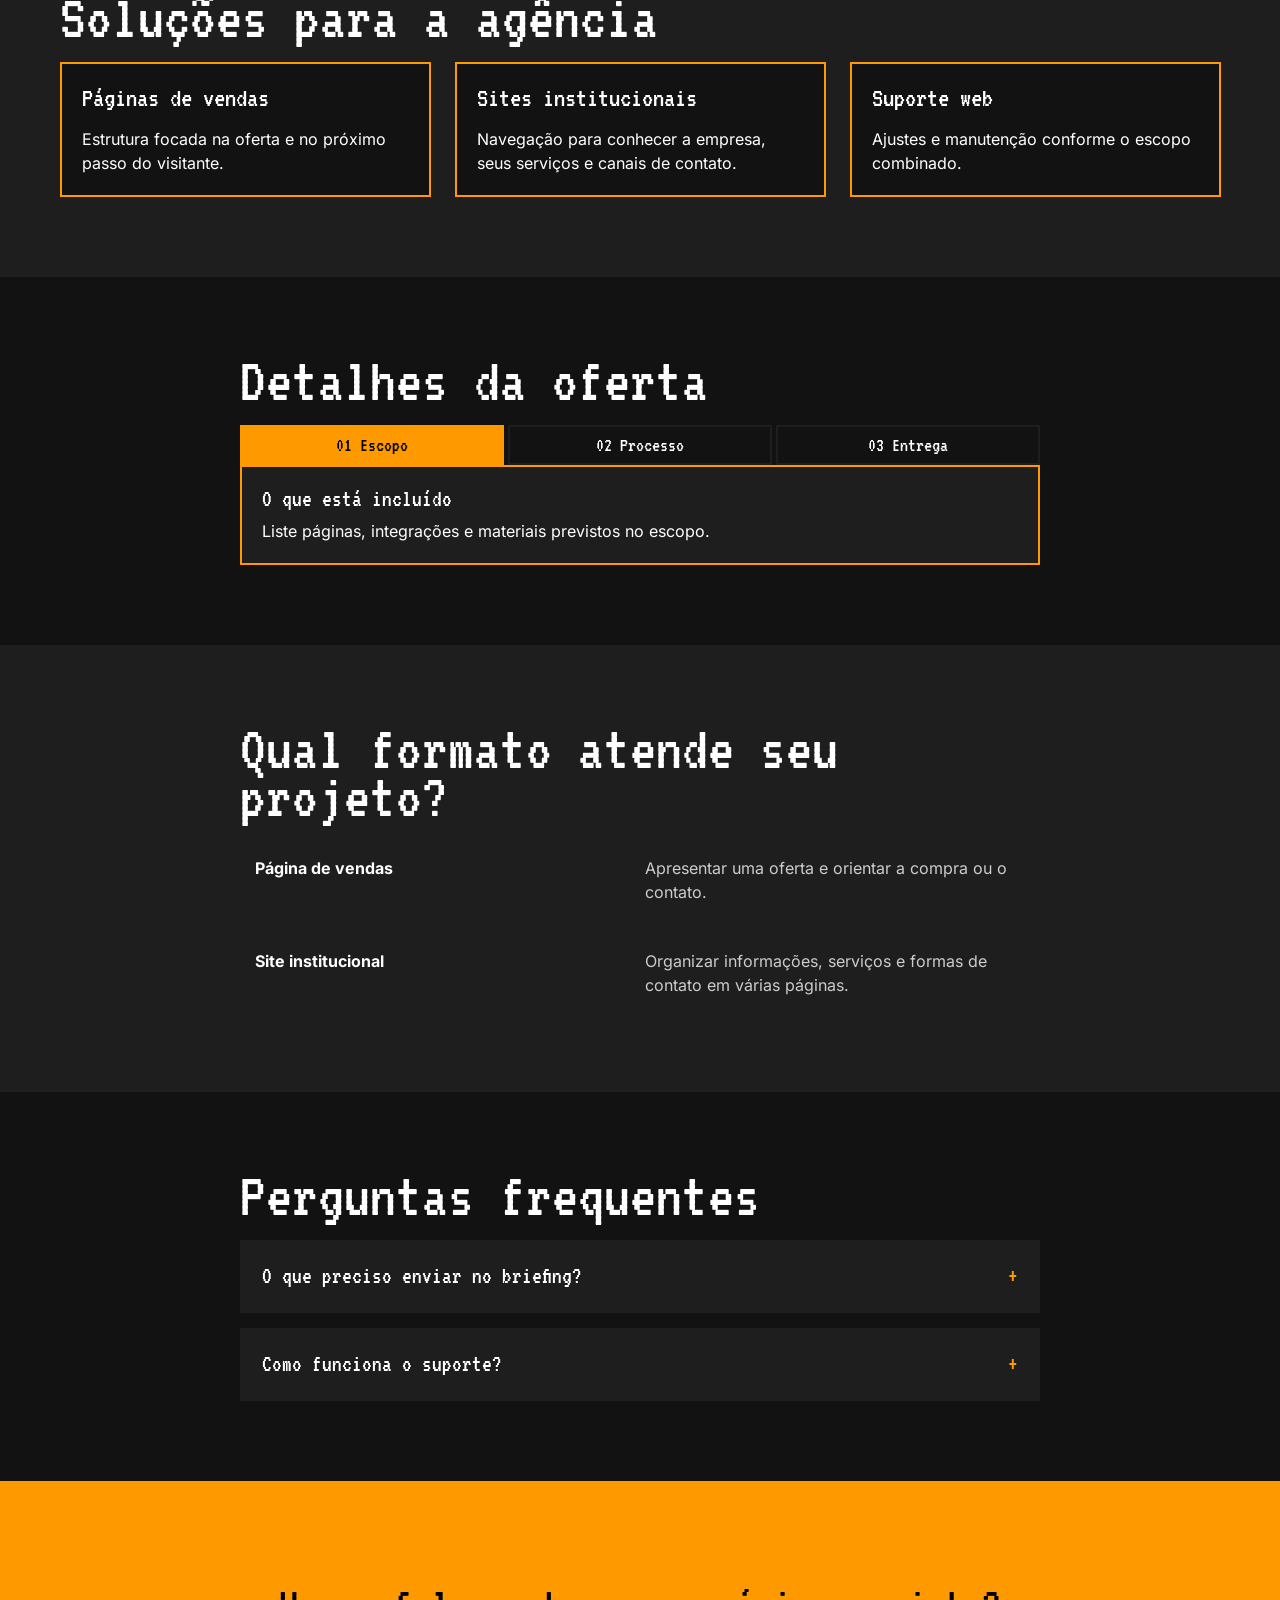
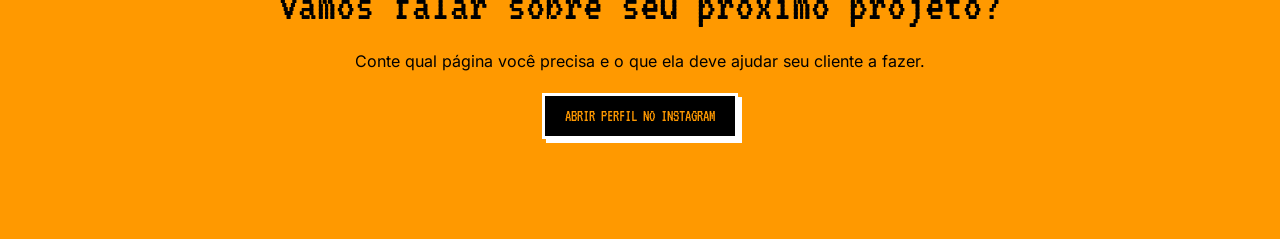
<file: assets/componentes.html>
<!doctype html>
<html lang="pt-BR">
<head>
  <meta charset="utf-8">
  <meta name="viewport" content="width=device-width, initial-scale=1">
  <title>Componentes de referência | Henrique do Web</title>
  <link rel="stylesheet" href="tokens.css">
  <link rel="stylesheet" href="fonts.css">
  <style>
    *, *::before, *::after { box-sizing: border-box; }
    html { color-scheme: dark; scroll-padding-top: var(--space-20); }
    body {
      margin: 0;
      background: var(--color-bg);
      color: var(--color-text);
      font: 400 var(--type-body)/var(--line-body) var(--font-body);
      overflow-wrap: anywhere;
    }
    h1, h2, h3, p { margin: 0; }
    h1, h2, h3 { font-family: var(--font-display); font-weight: 400; }
    button { font: inherit; }
    :focus-visible { outline: var(--border-panel) solid var(--color-text); outline-offset: var(--space-4); }
    [hidden] { display: none !important; }

    .hdw-container {
      width: min(100% - var(--space-40), var(--container-main));
      margin-inline: auto;
    }
    .hdw-container--narrow { max-width: var(--container-narrow); }
    .hdw-stack { display: grid; gap: var(--space-20); }
    .hdw-section { padding-block: var(--space-80); }
    .hdw-section--surface { background: var(--color-surface); }
    .hdw-section__title {
      font-size: var(--type-heading);
      line-height: min(1em, var(--line-display));
    }
    .hdw-grid {
      display: grid;
      gap: var(--space-24);
      grid-template-columns: repeat(auto-fit, minmax(min(100%, 240px), 1fr));
    }
    .hdw-accent { color: var(--color-accent); }

    /* Botões e primeira dobra */
    .hdw-actions { display: flex; flex-wrap: wrap; gap: var(--space-20); }
    .hdw-button {
      display: inline-block;
      max-width: 100%;
      padding: var(--space-10) var(--space-20);
      border: var(--border-button) solid transparent;
      border-radius: var(--radius-square);
      text-align: center;
      text-decoration: none;
      font: 400 var(--type-small)/1.25 var(--font-display);
      cursor: pointer;
      transition: background-color 150ms ease, color 150ms ease, transform 120ms ease, box-shadow 120ms ease;
    }
    .hdw-button--primary {
      border-color: var(--color-black);
      background: var(--color-accent);
      color: var(--color-black);
      box-shadow: var(--shadow-button);
    }
    .hdw-button--primary:hover { background: var(--color-accent-hover-lp); }
    .hdw-button--secondary { border-color: var(--color-text); color: var(--color-text); }
    .hdw-button--secondary:hover { background: var(--color-text); color: var(--color-black); }
    .hdw-button:active { transform: translate(var(--space-2), var(--space-2)); box-shadow: none; }
    .hdw-hero {
      display: grid;
      justify-items: center;
      gap: var(--space-20);
      padding-block: var(--space-50);
      text-align: center;
    }
    .hdw-hero__label {
      color: var(--color-accent);
      font: 400 var(--type-label)/1 var(--font-display);
    }
    .hdw-hero__title {
      max-width: var(--container-hero-copy);
      font-size: var(--type-hero);
      line-height: var(--line-display);
    }
    .hdw-hero__copy { max-width: var(--container-hero-copy); color: var(--color-text-muted); }
    .hdw-hero .hdw-actions { justify-content: center; }

    /* Cards e etapas */
    .hdw-card { min-width: 0; border: var(--border-panel) solid var(--color-accent); border-radius: var(--radius-square); }
    .hdw-card__body { display: grid; gap: var(--space-15); padding: var(--space-20); background: var(--color-bg); }
    .hdw-card__title { font-size: var(--type-step); line-height: 1; }
    .hdw-card--alert { border-width: var(--border-button); }
    .hdw-card__bar {
      padding: var(--space-2) var(--space-10);
      background: var(--color-accent);
      color: var(--color-black);
      font: 400 var(--type-card)/1.4 var(--font-display);
    }
    .hdw-card__marker { width: var(--space-50); aspect-ratio: 1; background: var(--color-error-lp); }
    .hdw-steps { display: grid; gap: var(--space-30); margin: 0; padding: 0; list-style: none; }
    .hdw-step {
      display: grid;
      gap: var(--space-10);
      padding: var(--space-25);
      border: var(--border-panel) solid var(--color-accent);
      background: var(--color-bg);
      box-shadow: var(--shadow-step);
      transition: transform 180ms ease;
    }
    .hdw-step__number {
      width: fit-content;
      padding: var(--space-2) var(--space-8);
      background: var(--color-accent);
      color: var(--color-black);
      font: 400 var(--type-step)/1 var(--font-display);
    }
    .hdw-step__title { font-size: var(--type-label); line-height: 1; }
    @media (hover: hover) {
      .hdw-step:hover { transform: translateX(var(--space-8)); }
    }

    /* Abas e FAQ */
    .hdw-tabs__list { display: flex; flex-wrap: wrap; gap: var(--space-4); }
    .hdw-tabs__tab {
      flex: 1 1 110px;
      min-width: 0;
      padding: var(--space-8) var(--space-10);
      border: var(--border-panel) solid var(--color-surface);
      background: var(--color-bg);
      color: var(--color-text);
      font: 400 var(--type-card)/1 var(--font-display);
      overflow-wrap: anywhere;
      cursor: pointer;
    }
    .hdw-tabs__tab:hover { border-color: var(--color-accent); }
    .hdw-tabs__tab[aria-selected="true"] {
      border-color: var(--color-accent);
      background: var(--color-accent);
      color: var(--color-black);
    }
    .hdw-tabs__panel {
      display: grid;
      gap: var(--space-8);
      padding: var(--space-20);
      border: var(--border-panel) solid var(--color-accent);
      background: var(--color-surface);
    }
    .hdw-tabs__panel h3 { font-size: var(--type-label); line-height: 1; }
    .hdw-faq { display: grid; gap: var(--space-15); }
    .hdw-faq__item { border: var(--border-panel) solid var(--color-surface); background: var(--color-surface); }
    .hdw-faq__item[open] { border-color: var(--color-accent); }
    .hdw-faq__question {
      display: flex;
      justify-content: space-between;
      align-items: start;
      gap: var(--space-10);
      padding: var(--space-20);
      font: 400 var(--type-label)/1.2 var(--font-display);
      list-style: none;
      cursor: pointer;
    }
    .hdw-faq__question::-webkit-details-marker { display: none; }
    .hdw-faq__icon { flex: none; color: var(--color-accent); transition: transform 180ms ease; }
    .hdw-faq__item[open] .hdw-faq__icon { transform: rotate(45deg); }
    .hdw-faq__answer { padding: 0 var(--space-20) var(--space-20); color: var(--color-text-muted); }
    @supports (interpolate-size: allow-keywords) {
      .hdw-faq__item { interpolate-size: allow-keywords; }
      .hdw-faq__item::details-content {
        block-size: 0;
        overflow: clip;
        transition: block-size 220ms ease, content-visibility 220ms allow-discrete;
      }
      .hdw-faq__item[open]::details-content { block-size: auto; }
    }

    /* Comparativo e fechamento */
    .hdw-compare { display: grid; gap: var(--space-15); margin: 0; }
    .hdw-compare__row {
      display: grid;
      grid-template-columns: repeat(auto-fit, minmax(min(100%, 210px), 1fr));
      gap: var(--space-10);
      padding: var(--space-15);
      background: var(--color-surface);
    }
    .hdw-compare__row dt { font-weight: 700; }
    .hdw-compare__row dd { margin: 0; color: var(--color-text-muted); }
    .hdw-closing { padding-block: var(--space-100); background: var(--color-accent); color: var(--color-black); text-align: center; }
    .hdw-closing__title { font-size: var(--type-closing); line-height: 1; }
    .hdw-closing .hdw-button--primary {
      justify-self: center;
      border-color: var(--color-text);
      background: var(--color-black);
      color: var(--color-accent);
      box-shadow: var(--shadow-closing);
    }
    .hdw-closing .hdw-button--primary:hover { color: var(--color-text); }

    @media (max-width: 768px) {
      .hdw-section { padding-block: var(--space-50); }
      .hdw-closing { padding-block: var(--space-50); }
    }
    @media (prefers-reduced-motion: reduce) {
      .hdw-button, .hdw-step, .hdw-faq__icon, .hdw-faq__item::details-content { transition: none; }
      .hdw-button:active, .hdw-step:hover { transform: none; }
    }
  </style>
</head>
<body><nav class="hdw-container" style="padding-block:20px"><a class="hdw-accent" href="../index.html">← Guia visual</a> · <a class="hdw-accent" href="../implementacao.html">CSS e código</a></nav>
  <main>
    <header class="hdw-hero hdw-container">
      <!-- Ordem do hero: público, oferta, apoio e próxima ação. -->
      <p class="hdw-hero__label">[ PARA AGÊNCIAS DE MARKETING ]</p>
      <h1 class="hdw-hero__title">Sites e páginas de vendas para <span class="hdw-accent">sua agência</span></h1>
      <p class="hdw-hero__copy">Terceirize o desenvolvimento web dos projetos que sua agência entrega aos clientes.</p>
      <div class="hdw-actions">
        <a class="hdw-button hdw-button--primary" href="#contato">SOLICITAR ORÇAMENTO</a>
        <a class="hdw-button hdw-button--secondary" href="#processo">VER COMO FUNCIONA</a>
      </div>
    </header>

    <section class="hdw-section hdw-section--surface" aria-labelledby="dores">
      <div class="hdw-container hdw-stack">
        <h2 class="hdw-section__title" id="dores">Onde o desenvolvimento trava</h2>
        <div class="hdw-grid">
          <article class="hdw-card hdw-card--alert">
            <p class="hdw-card__bar">ERROR_01 · CUSTO FIXO</p>
            <div class="hdw-card__body">
              <span class="hdw-card__marker" aria-hidden="true"></span>
              <h3 class="hdw-card__title">Equipe ociosa entre projetos</h3>
              <p>O custo de manter a operação continua nos meses com menos demanda.</p>
            </div>
          </article>
          <article class="hdw-card hdw-card--alert">
            <p class="hdw-card__bar">ERROR_02 · PÓS-ENTREGA</p>
            <div class="hdw-card__body">
              <span class="hdw-card__marker" aria-hidden="true"></span>
              <h3 class="hdw-card__title">Suporte sem responsável</h3>
              <p>Combine quem atende os ajustes e onde sua agência deve abrir um chamado.</p>
            </div>
          </article>
        </div>
      </div>
    </section>

    <section class="hdw-section" aria-labelledby="processo">
      <div class="hdw-container hdw-container--narrow hdw-stack">
        <h2 class="hdw-section__title" id="processo">Como o projeto avança</h2>
        <ol class="hdw-steps">
          <li class="hdw-step">
            <span class="hdw-step__number" aria-hidden="true">01</span>
            <h3 class="hdw-step__title">Briefing</h3>
            <p>Alinhe objetivos, oferta e materiais antes de definir a estrutura.</p>
          </li>
          <li class="hdw-step">
            <span class="hdw-step__number" aria-hidden="true">02</span>
            <h3 class="hdw-step__title">Desenvolvimento e revisão</h3>
            <p>Revise a página no desktop e no celular e valide o próximo passo.</p>
          </li>
        </ol>
      </div>
    </section>

    <section class="hdw-section hdw-section--surface" aria-labelledby="servicos">
      <div class="hdw-container hdw-stack">
        <h2 class="hdw-section__title" id="servicos">Soluções para a agência</h2>
        <div class="hdw-grid">
          <article class="hdw-card"><div class="hdw-card__body"><h3 class="hdw-card__title">Páginas de vendas</h3><p>Estrutura focada na oferta e no próximo passo do visitante.</p></div></article>
          <article class="hdw-card"><div class="hdw-card__body"><h3 class="hdw-card__title">Sites institucionais</h3><p>Navegação para conhecer a empresa, seus serviços e canais de contato.</p></div></article>
          <article class="hdw-card"><div class="hdw-card__body"><h3 class="hdw-card__title">Suporte web</h3><p>Ajustes e manutenção conforme o escopo combinado.</p></div></article>
        </div>
      </div>
    </section>

    <section class="hdw-section" aria-labelledby="oferta">
      <div class="hdw-container hdw-container--narrow hdw-stack">
        <h2 class="hdw-section__title" id="oferta">Detalhes da oferta</h2>
        <div class="hdw-tabs" data-tabs>
          <div class="hdw-tabs__list" role="tablist" aria-label="Detalhes da oferta">
            <button class="hdw-tabs__tab" type="button" role="tab" id="tab-escopo" aria-controls="painel-escopo" aria-selected="true">01 Escopo</button>
            <button class="hdw-tabs__tab" type="button" role="tab" id="tab-processo" aria-controls="painel-processo" aria-selected="false" tabindex="-1">02 Processo</button>
            <button class="hdw-tabs__tab" type="button" role="tab" id="tab-entrega" aria-controls="painel-entrega" aria-selected="false" tabindex="-1">03 Entrega</button>
          </div>
          <div class="hdw-tabs__panel" id="painel-escopo" role="tabpanel" aria-labelledby="tab-escopo" tabindex="0"><h3>O que está incluído</h3><p>Liste páginas, integrações e materiais previstos no escopo.</p></div>
          <div class="hdw-tabs__panel" id="painel-processo" role="tabpanel" aria-labelledby="tab-processo" tabindex="0" hidden><h3>Como o projeto avança</h3><p>Indique os momentos de briefing, desenvolvimento e aprovação.</p></div>
          <div class="hdw-tabs__panel" id="painel-entrega" role="tabpanel" aria-labelledby="tab-entrega" tabindex="0" hidden><h3>O que acontece na publicação</h3><p>Defina quem publica e quem recebe os acessos ao final.</p></div>
        </div>
      </div>
    </section>

    <section class="hdw-section hdw-section--surface" aria-labelledby="comparativo">
      <div class="hdw-container hdw-container--narrow hdw-stack">
        <h2 class="hdw-section__title" id="comparativo">Qual formato atende seu projeto?</h2>
        <dl class="hdw-compare">
          <div class="hdw-compare__row"><dt>Página de vendas</dt><dd>Apresentar uma oferta e orientar a compra ou o contato.</dd></div>
          <div class="hdw-compare__row"><dt>Site institucional</dt><dd>Organizar informações, serviços e formas de contato em várias páginas.</dd></div>
        </dl>
      </div>
    </section>

    <section class="hdw-section" aria-labelledby="perguntas">
      <div class="hdw-container hdw-container--narrow hdw-stack">
        <h2 class="hdw-section__title" id="perguntas">Perguntas frequentes</h2>
        <div class="hdw-faq">
          <details class="hdw-faq__item">
            <summary class="hdw-faq__question">O que preciso enviar no briefing?<span class="hdw-faq__icon" aria-hidden="true">+</span></summary>
            <p class="hdw-faq__answer">Envie o objetivo, o público, a oferta e os materiais que já existem.</p>
          </details>
          <details class="hdw-faq__item">
            <summary class="hdw-faq__question">Como funciona o suporte?<span class="hdw-faq__icon" aria-hidden="true">+</span></summary>
            <p class="hdw-faq__answer">O atendimento segue as condições definidas no escopo do projeto.</p>
          </details>
        </div>
      </div>
    </section>

    <section class="hdw-closing" id="contato" aria-labelledby="titulo-contato">
      <div class="hdw-container hdw-container--narrow hdw-stack">
        <h2 class="hdw-closing__title" id="titulo-contato">Vamos falar sobre seu próximo projeto?</h2>
        <p>Conte qual página você precisa e o que ela deve ajudar seu cliente a fazer.</p>
        <!-- Troque este endereço pelo canal de orçamento do projeto. -->
        <a class="hdw-button hdw-button--primary" href="https://www.instagram.com/henriquedoweb/">ABRIR PERFIL NO INSTAGRAM</a>
      </div>
    </section>
  </main>
  <script>
    for (const group of document.querySelectorAll('[data-tabs]')) {
      const list = group.querySelector('[role="tablist"]');
      const tabs = [...list.querySelectorAll('[role="tab"]')];

      function selectTab(activeTab) {
        for (const tab of tabs) {
          const selected = tab === activeTab;
          tab.setAttribute('aria-selected', String(selected));
          tab.tabIndex = selected ? 0 : -1;
          document.getElementById(tab.getAttribute('aria-controls')).hidden = !selected;
        }
      }

      for (const tab of tabs) {
        tab.addEventListener('click', () => selectTab(tab));
      }
      list.addEventListener('keydown', event => {
        const index = tabs.indexOf(event.target);
        if (index === -1) return;
        let next;
        switch (event.key) {
          case 'ArrowLeft': next = (index - 1 + tabs.length) % tabs.length; break;
          case 'ArrowRight': next = (index + 1) % tabs.length; break;
          case 'Home': next = 0; break;
          case 'End': next = tabs.length - 1; break;
          default: return;
        }
        event.preventDefault();
        selectTab(tabs[next]);
        tabs[next].focus();
      });
    }
  </script>
</body>
</html>
</file>
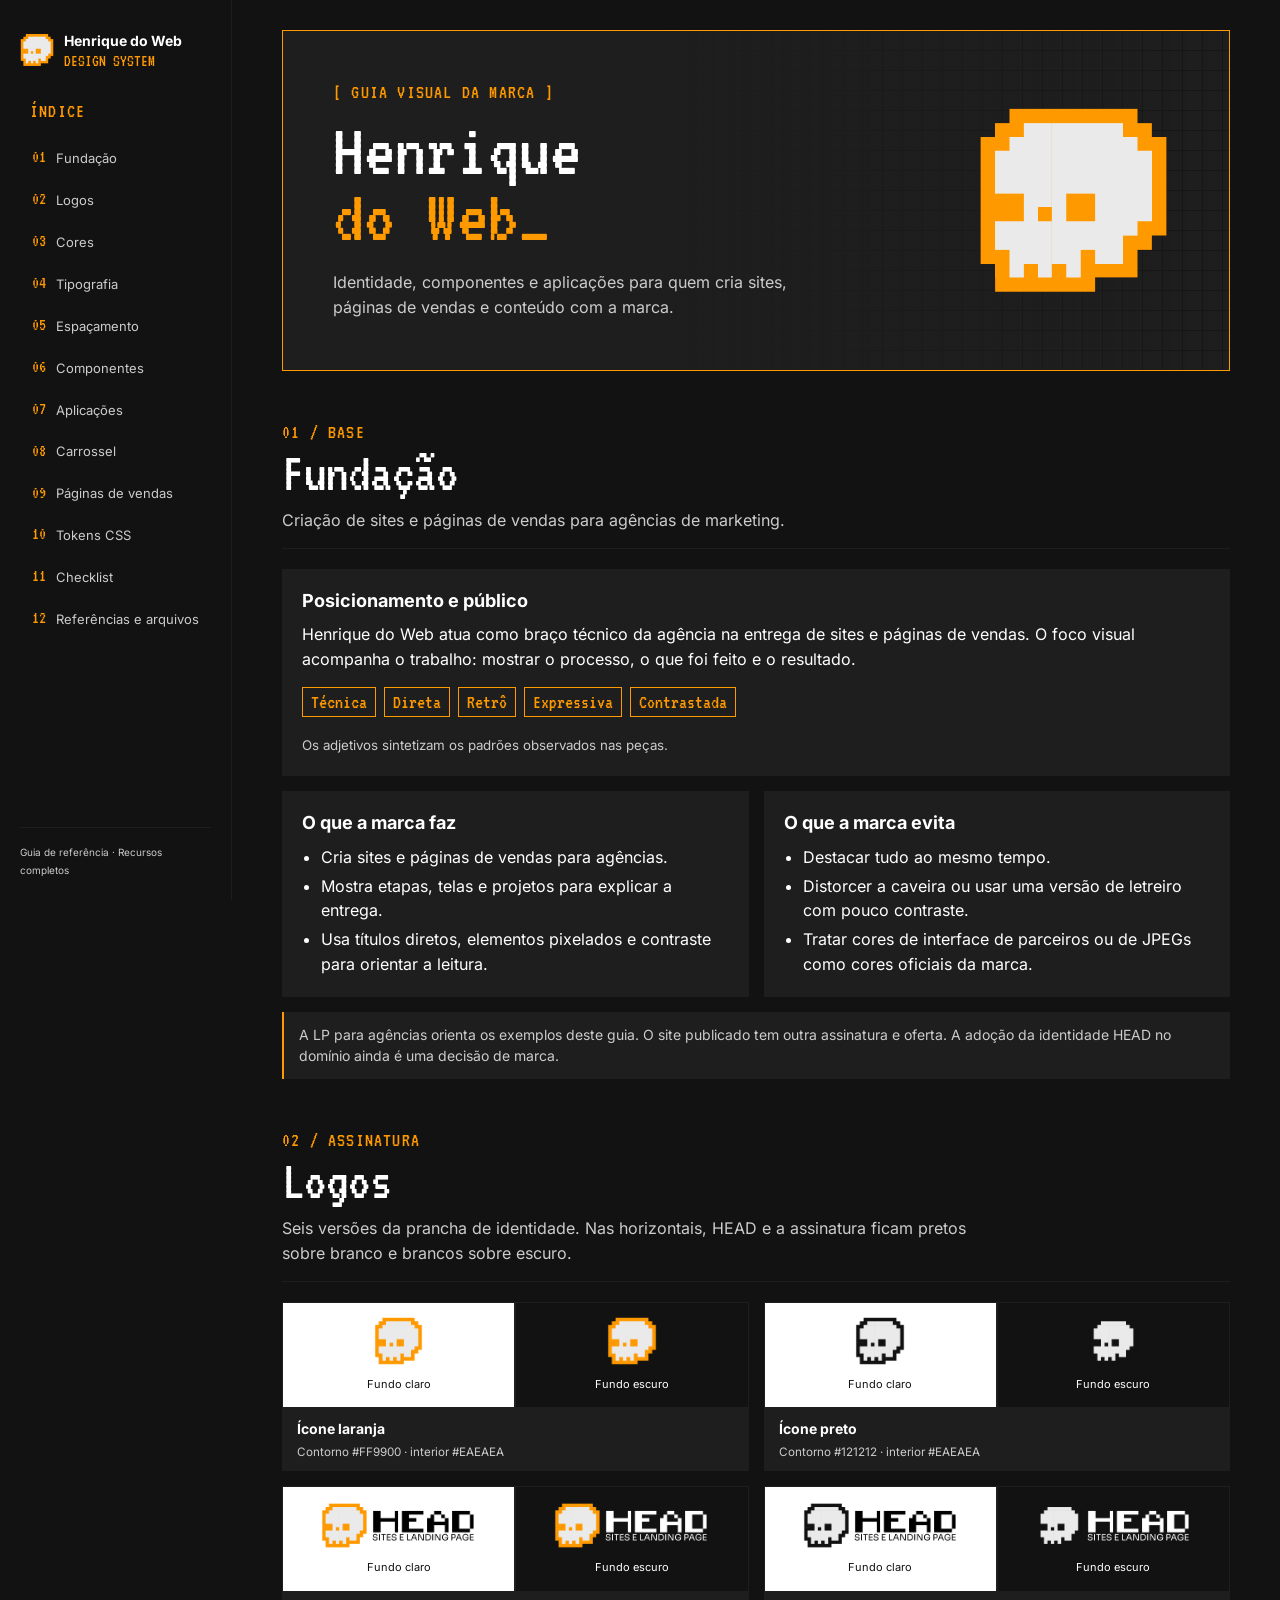
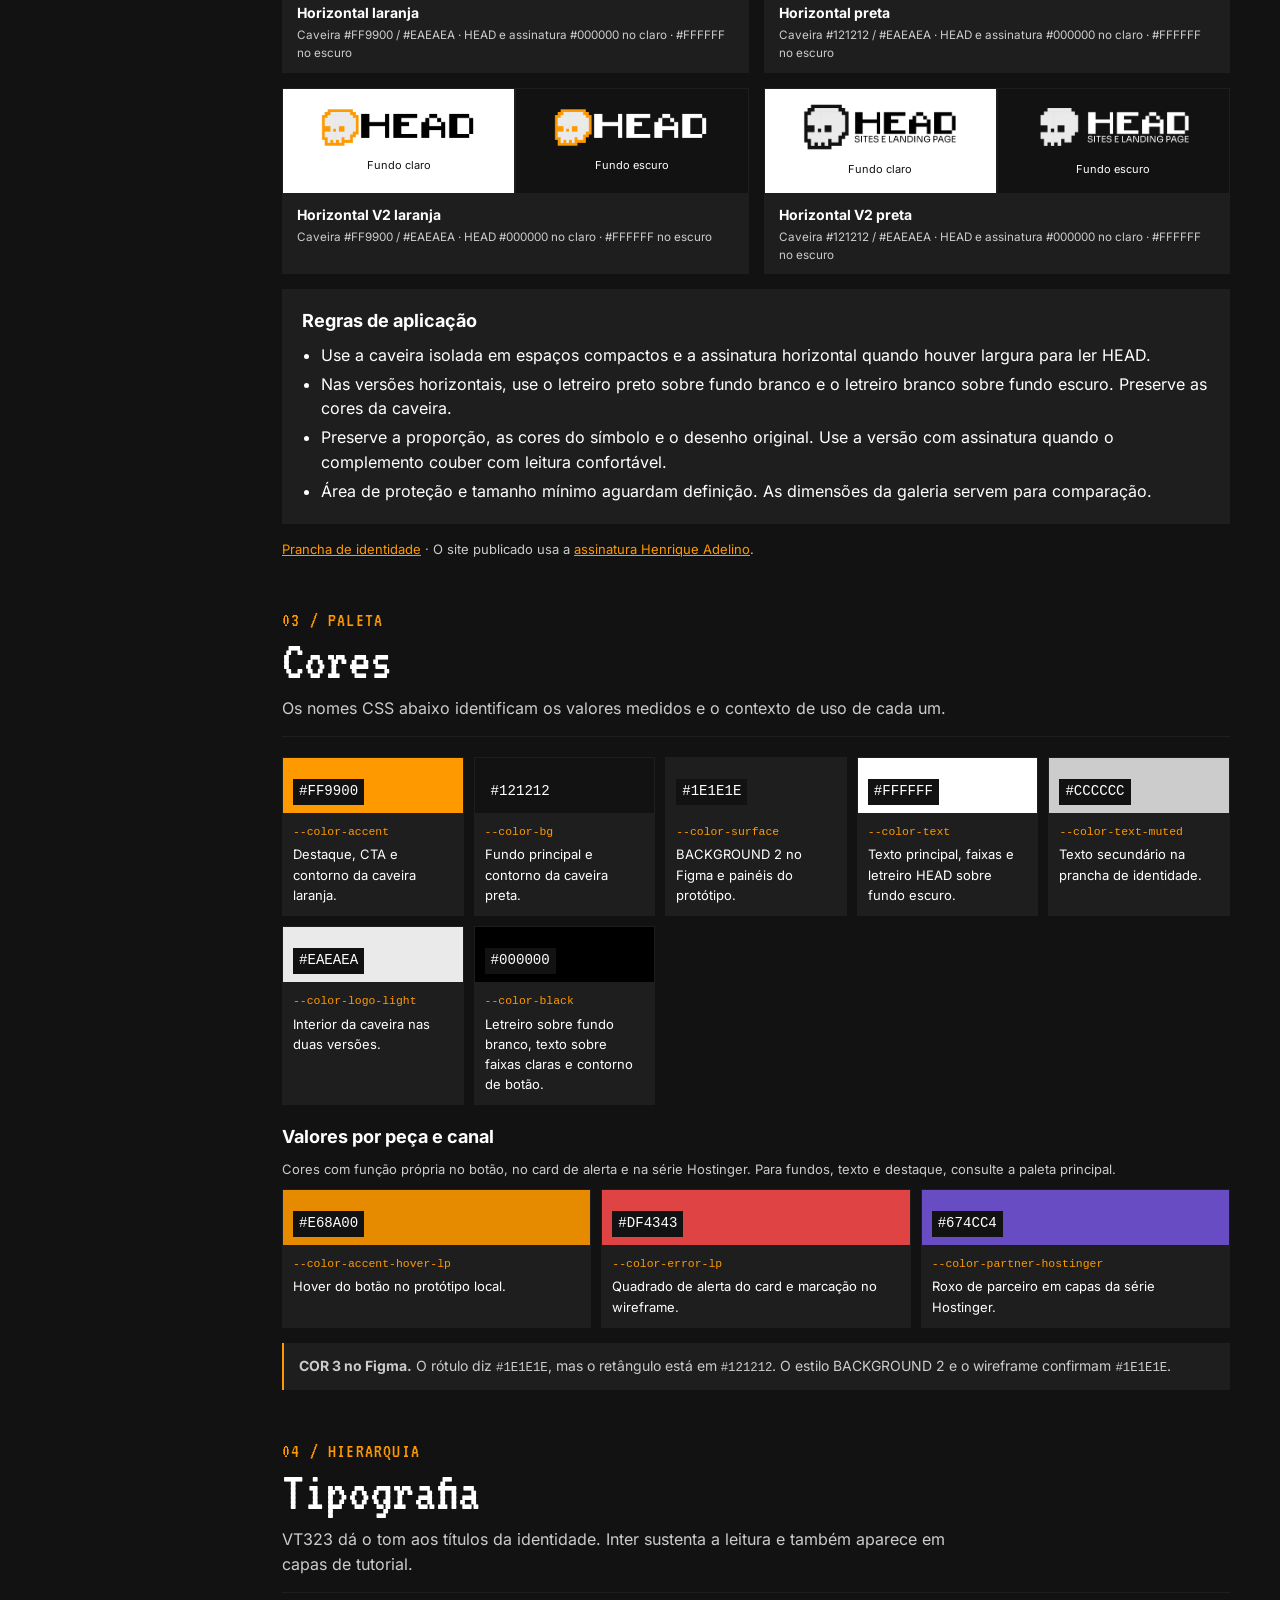
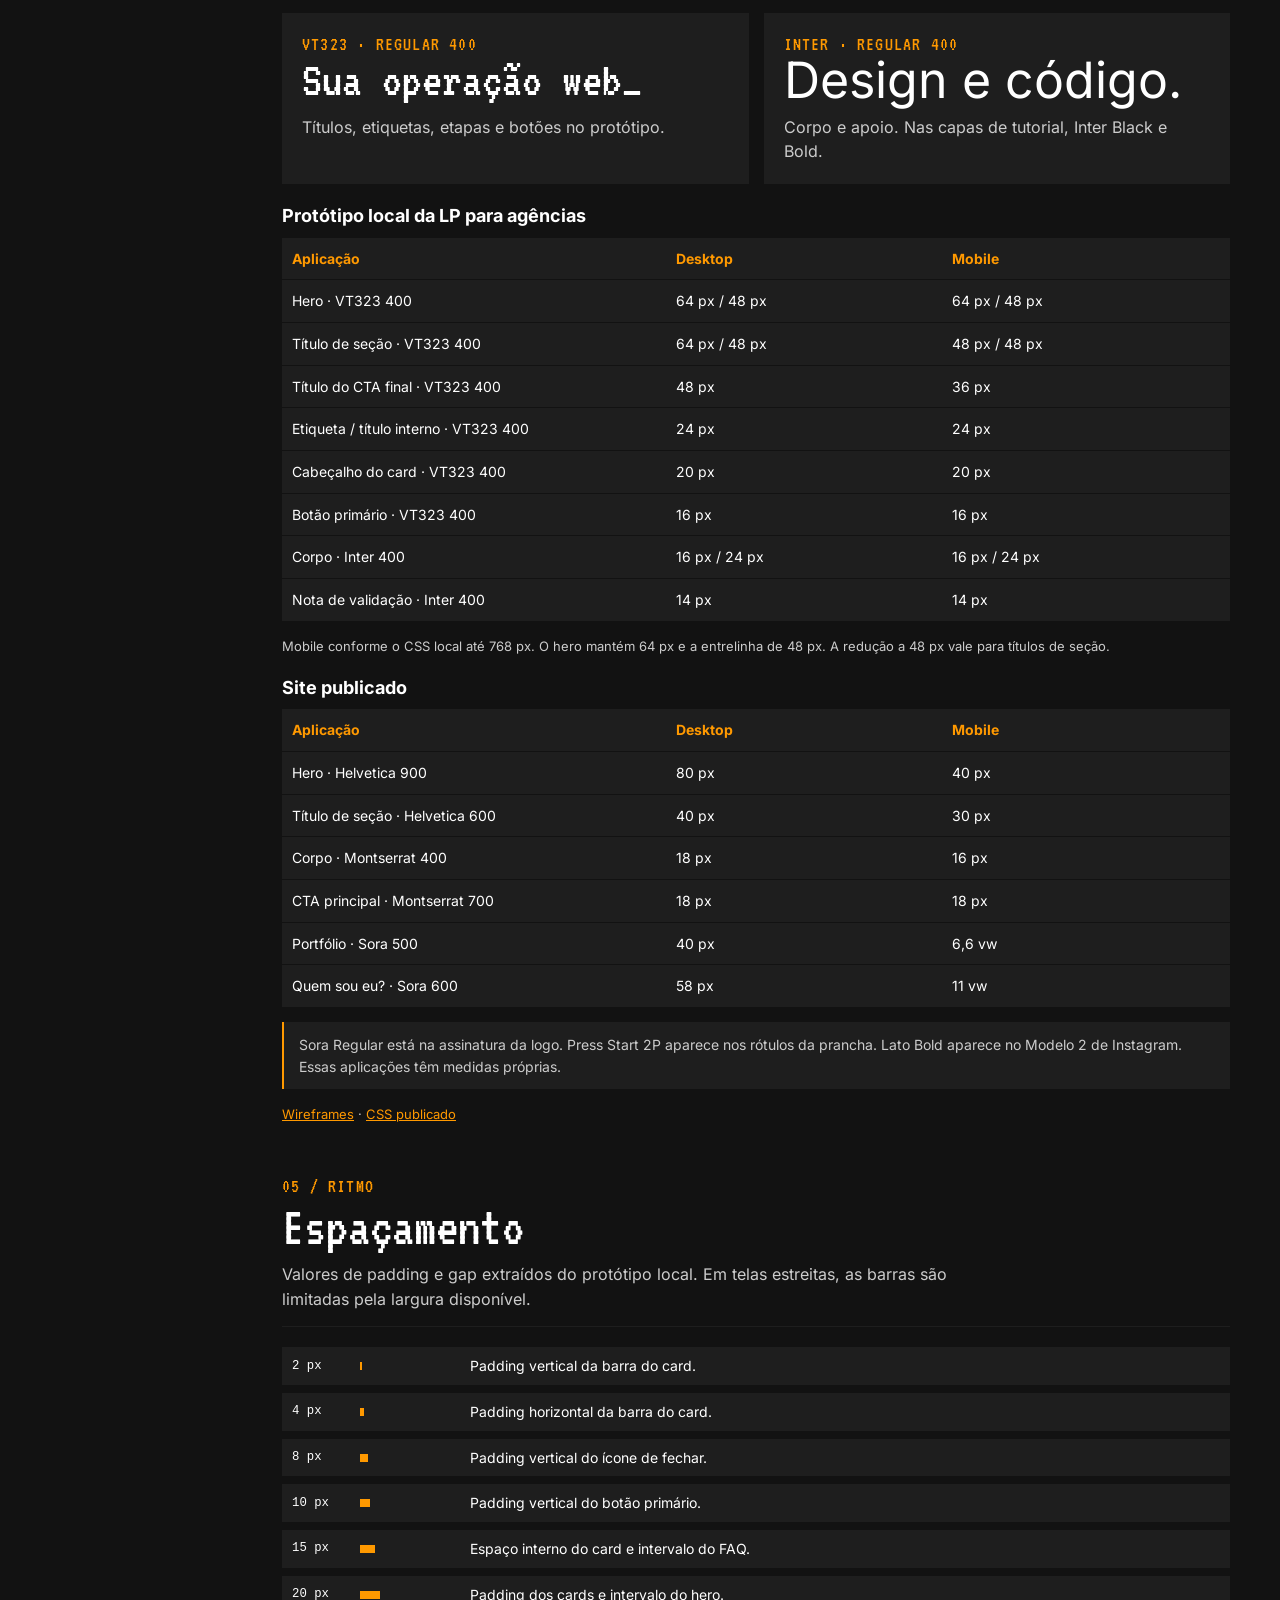
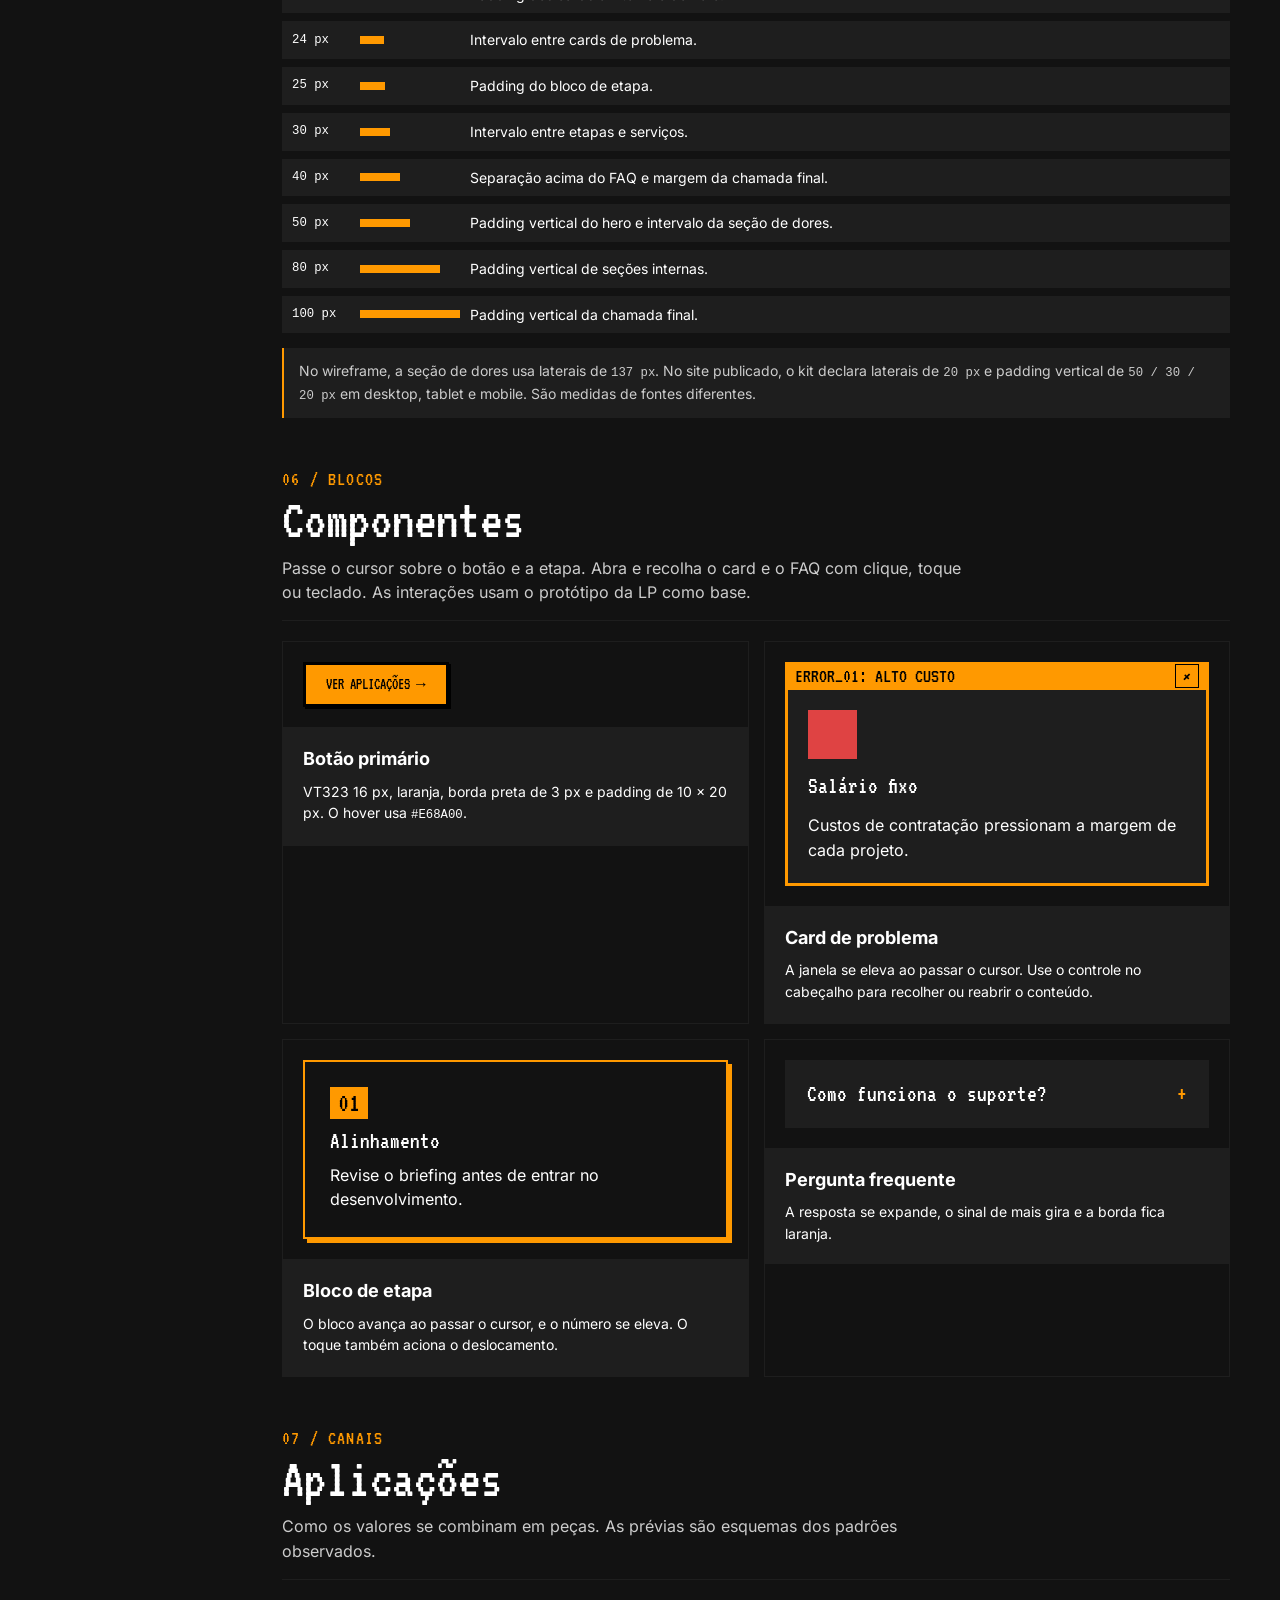
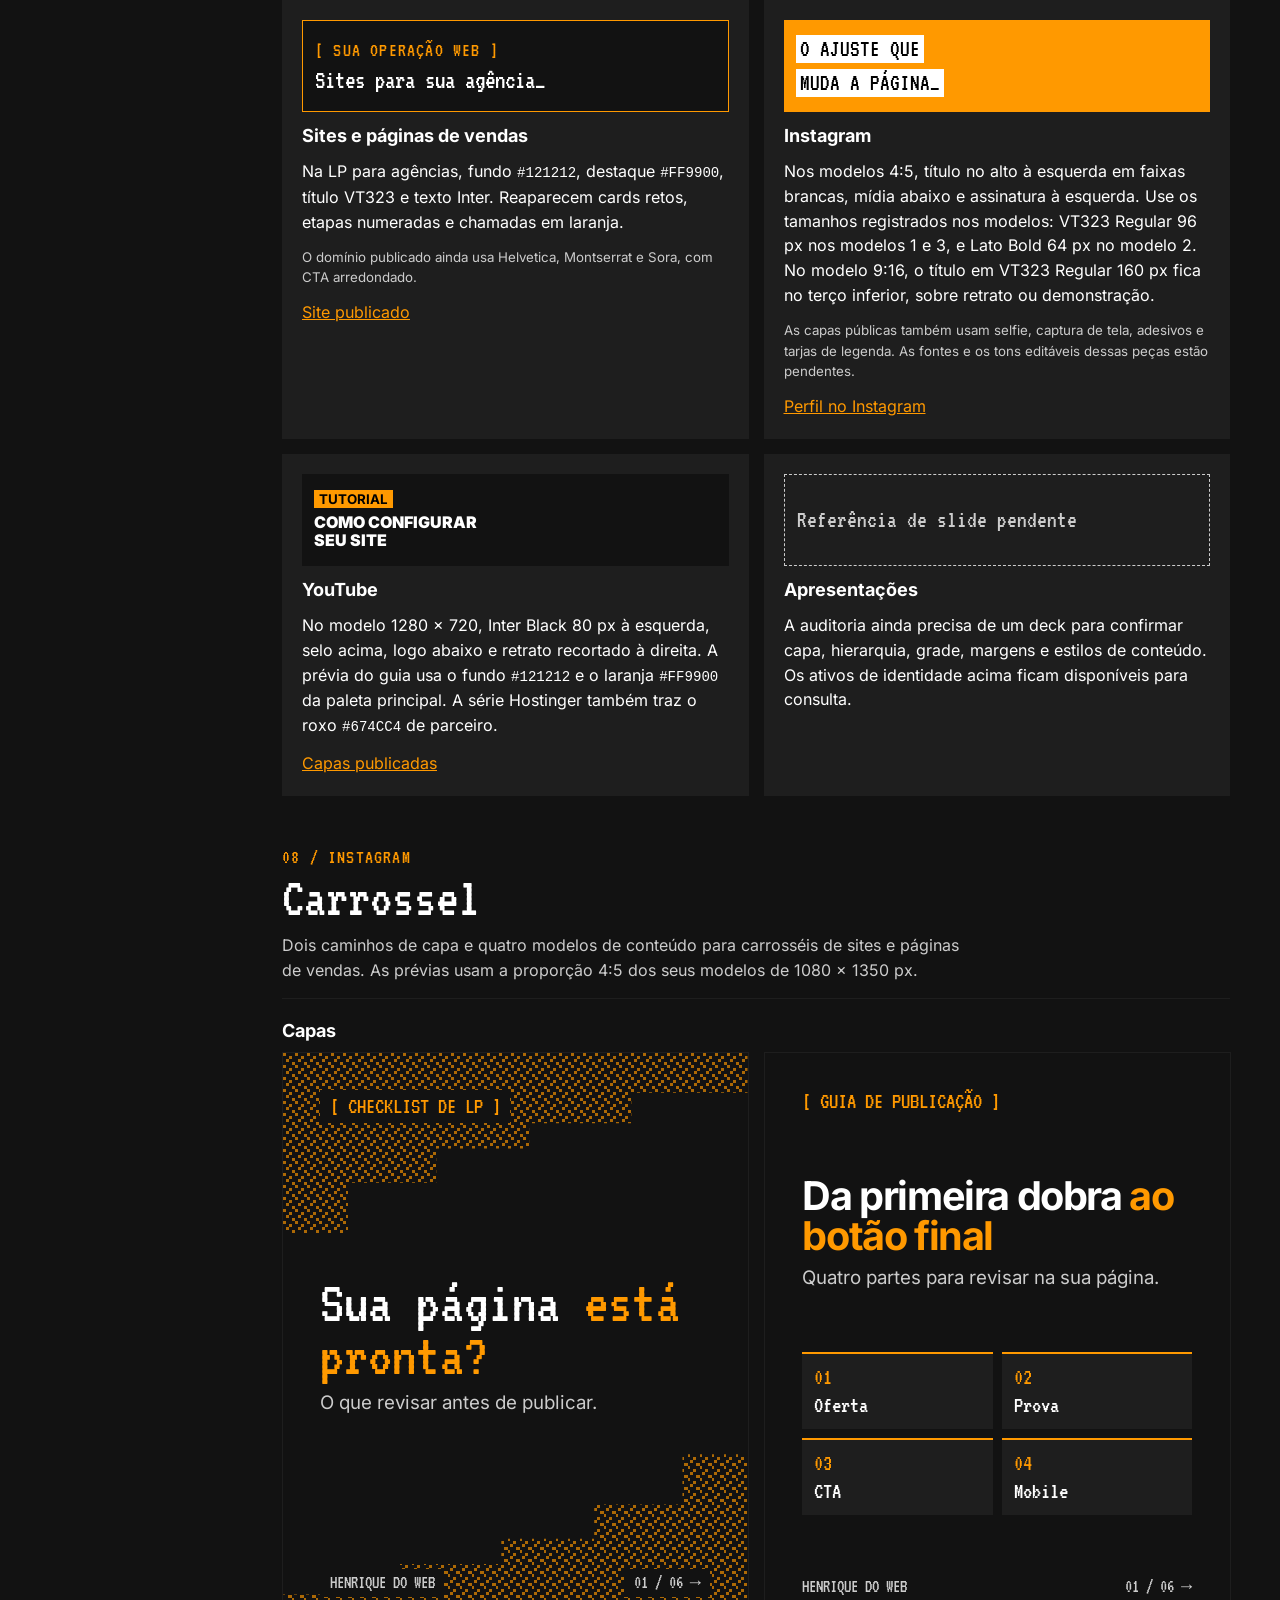
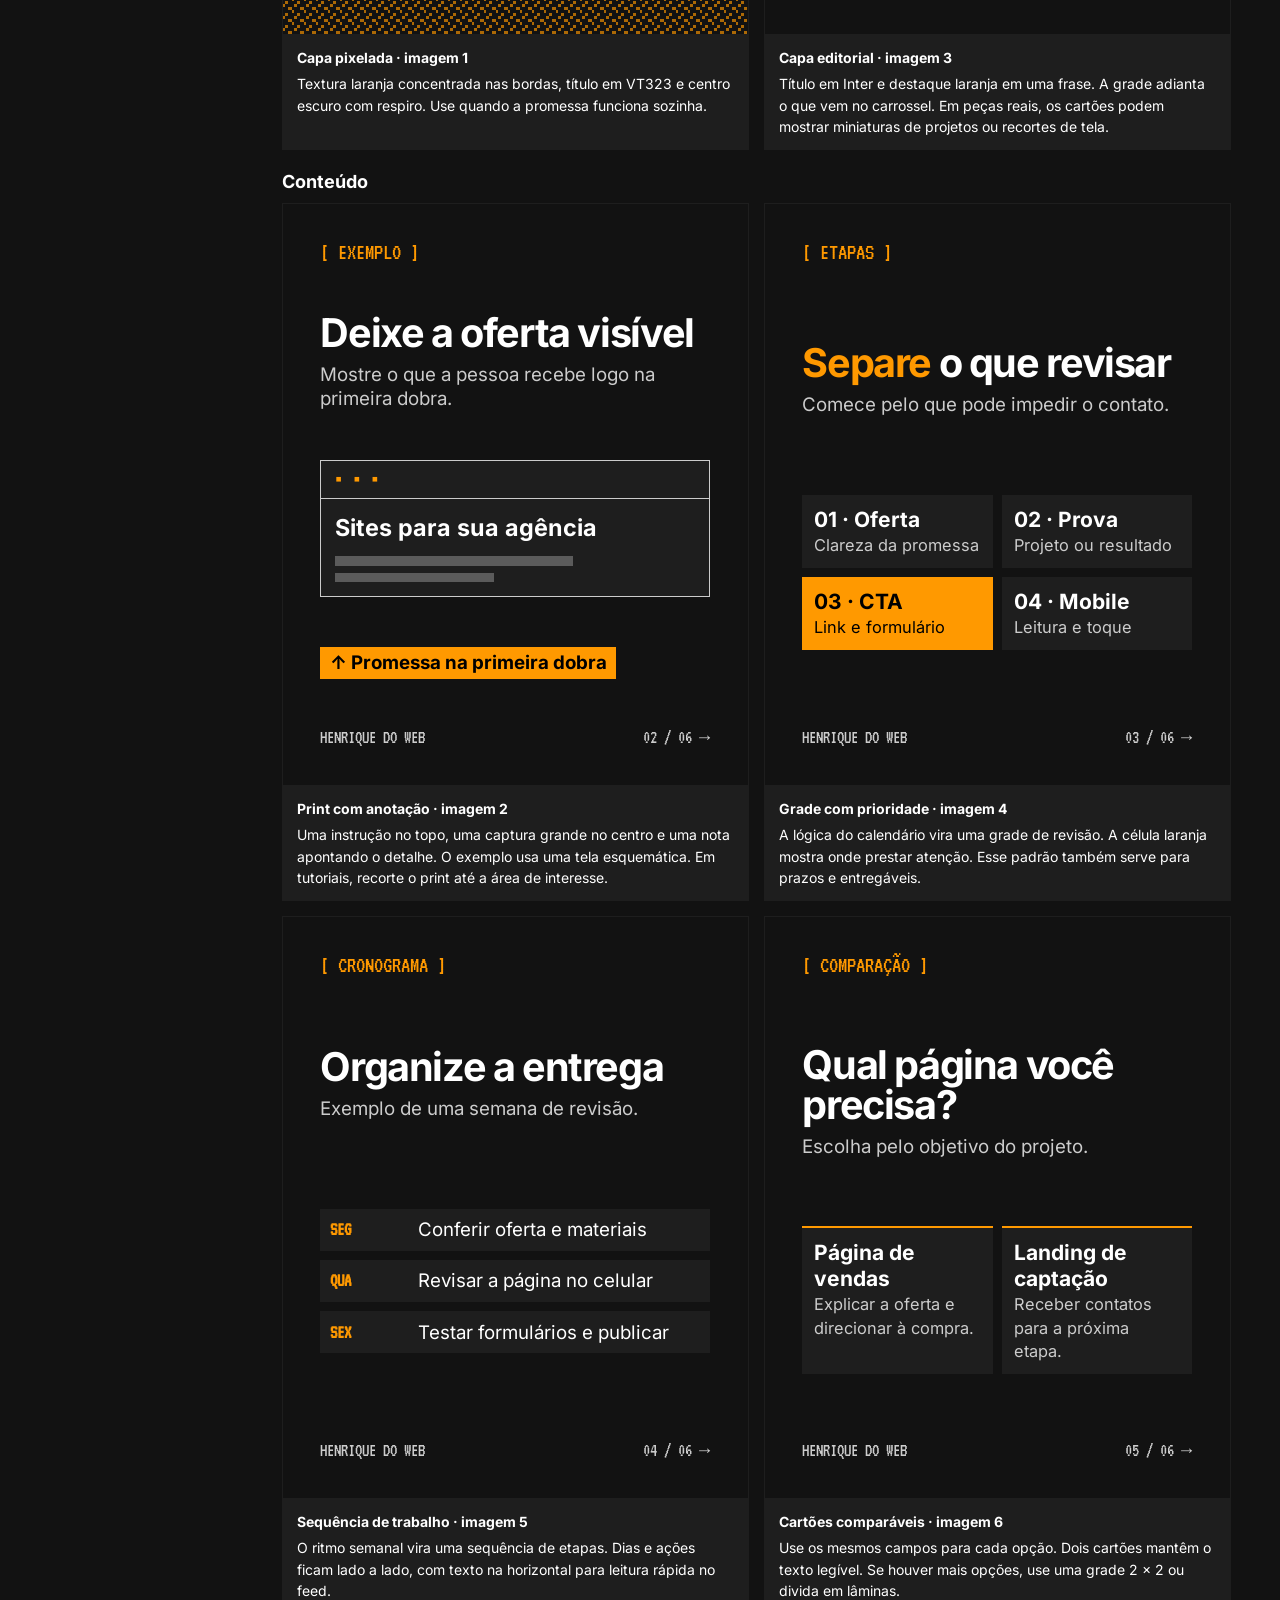
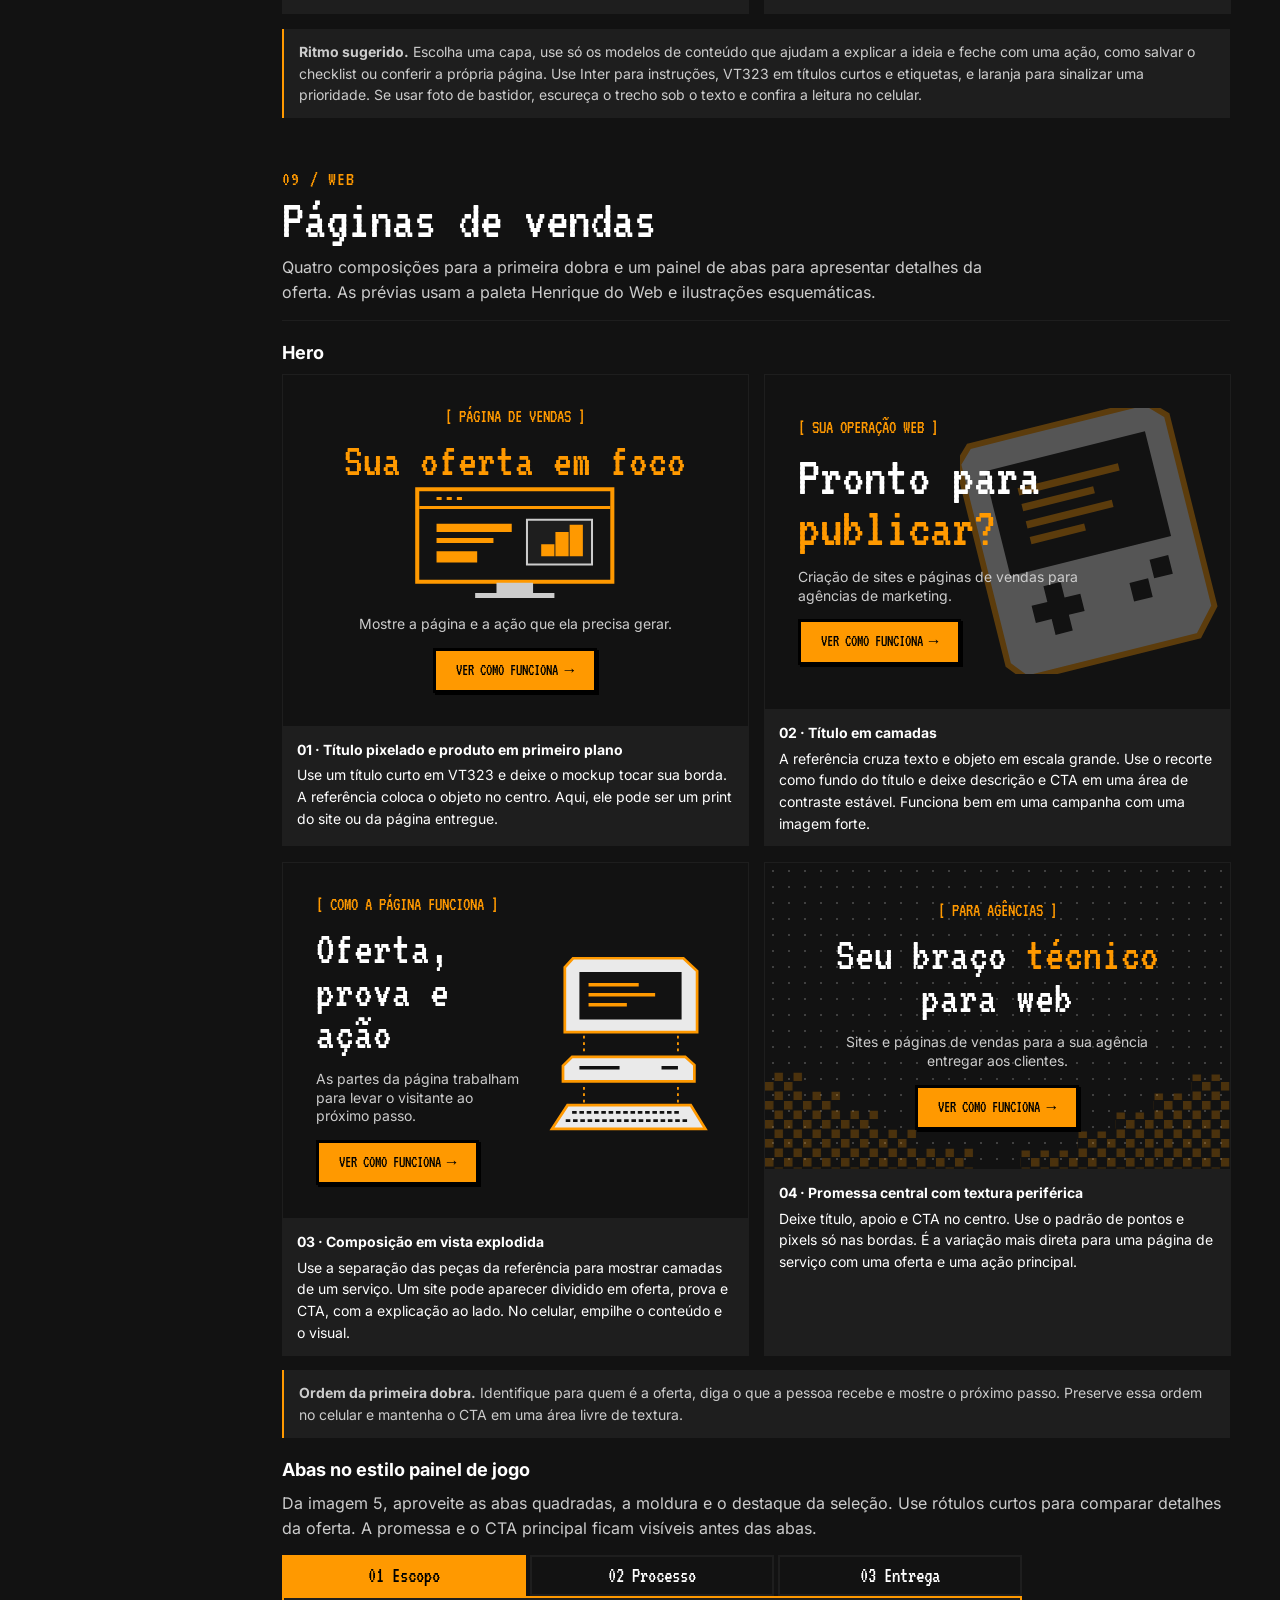
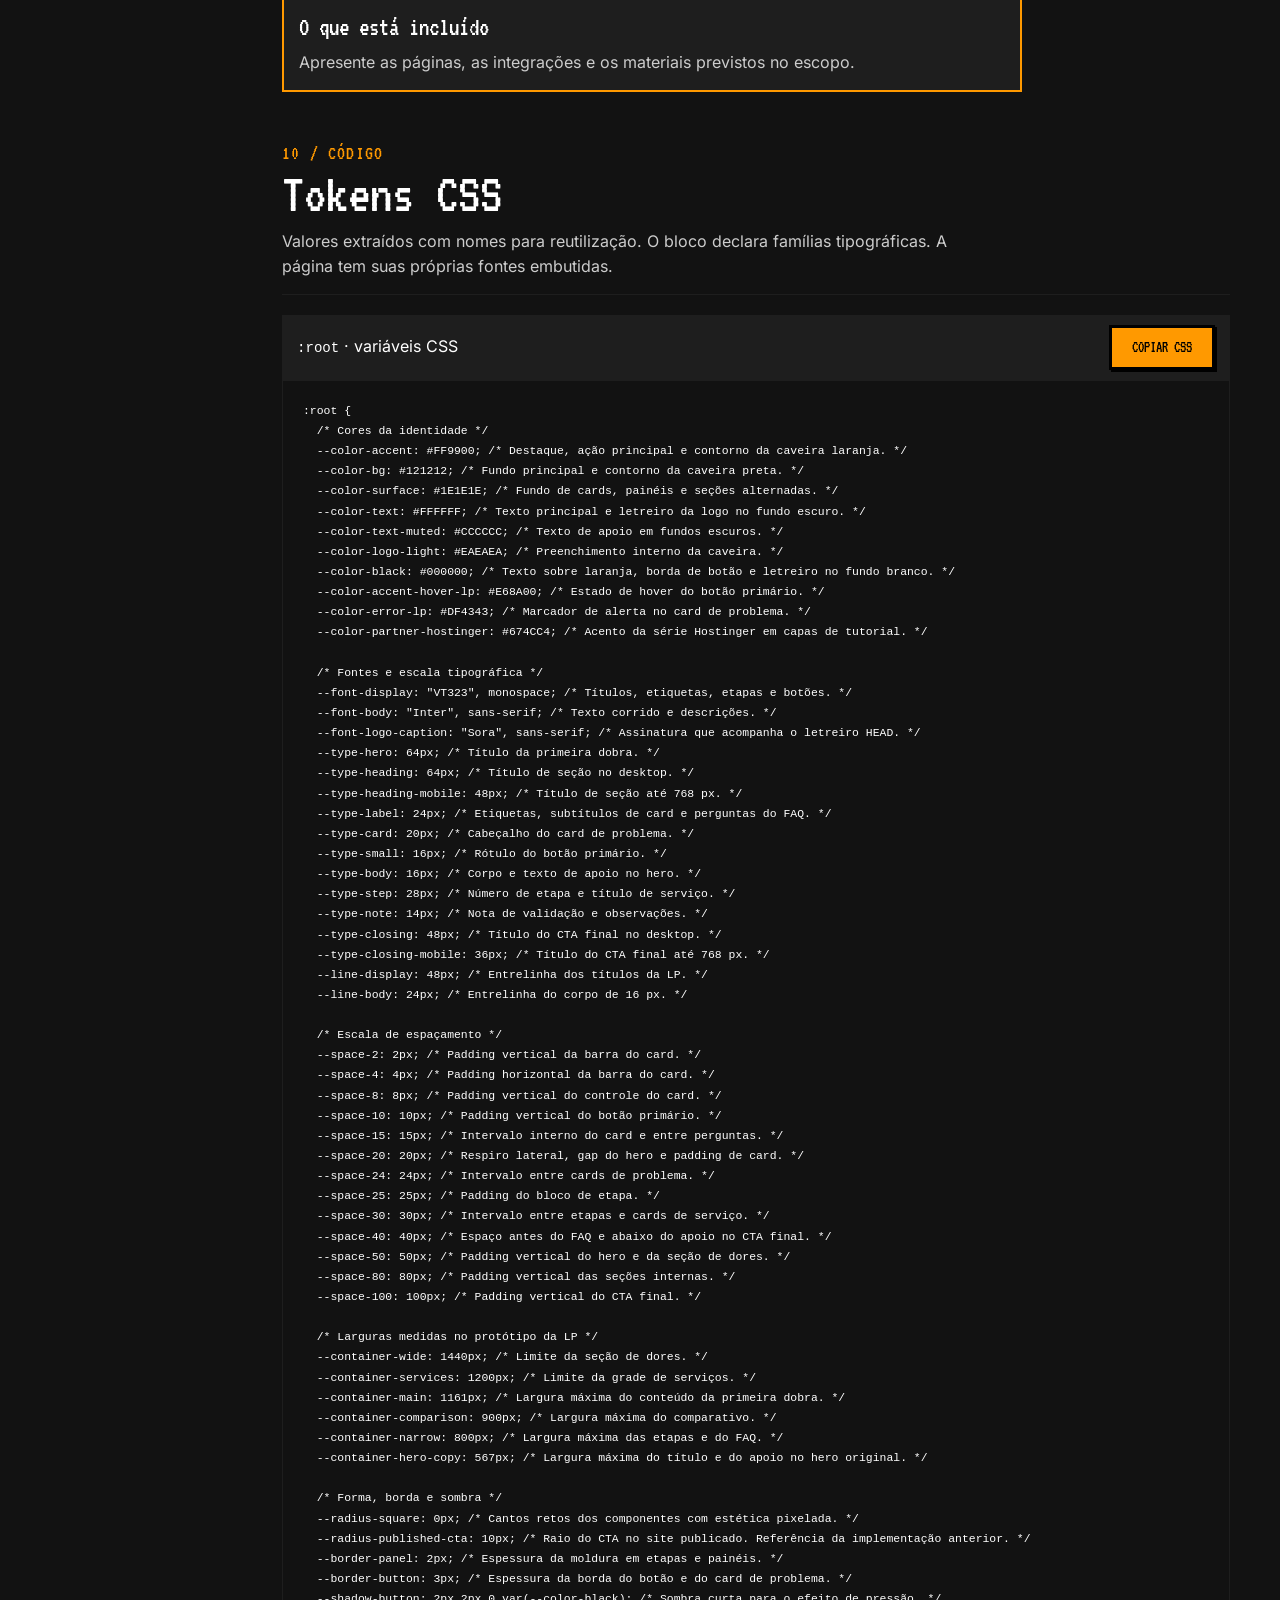
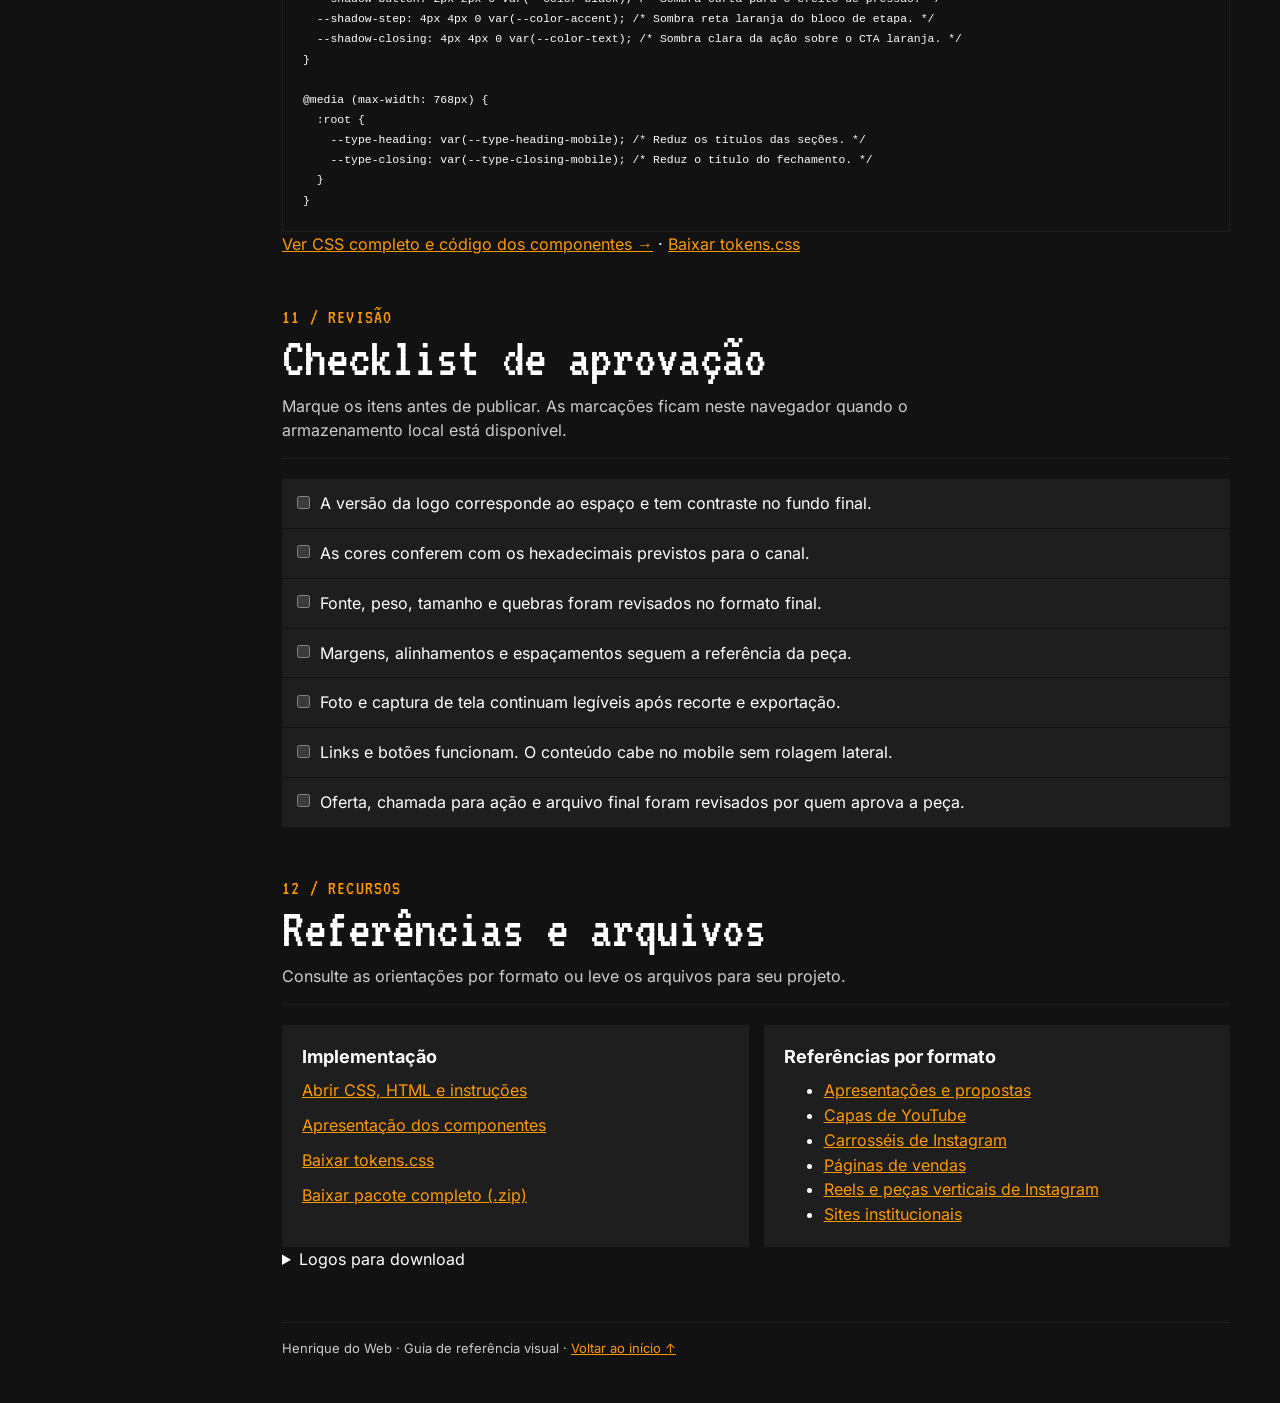
<file: assets/guia.html>
<!doctype html>
<html lang="pt-BR">
<head><base href="../">
<meta charset="utf-8">
<meta name="viewport" content="width=device-width, initial-scale=1">
<meta name="description" content="Guia visual de Henrique do Web, com logos, cores, tipografia, componentes e aplicações por canal.">
<title>Henrique do Web — Design system</title>
<style>
@font-face {
  font-family: 'VT323';
  font-style: normal;
  font-weight: 400;
  font-display: swap;
  src: url([data-uri]) format('woff2');
  unicode-range: U+0000-00FF, U+0131, U+0152-0153, U+02BB-02BC, U+02C6, U+02DA, U+02DC, U+0304, U+0308, U+0329, U+2000-206F, U+20AC, U+2122, U+2191, U+2193, U+2212, U+2215, U+FEFF, U+FFFD;
}
@font-face {
  font-family: 'Inter';
  font-style: normal;
  font-weight: 400 900;
  font-display: swap;
  src: url([data-uri]) format('woff2');
  unicode-range: U+0000-00FF, U+0131, U+0152-0153, U+02BB-02BC, U+02C6, U+02DA, U+02DC, U+0304, U+0308, U+0329, U+2000-206F, U+20AC, U+2122, U+2191, U+2193, U+2212, U+2215, U+FEFF, U+FFFD;
}
</style>
<style id="brand-tokens">
:root {
  /* Identidade e cores de apoio confirmadas */
  --color-accent: #FF9900;
  --color-bg: #121212;
  --color-surface: #1E1E1E;
  --color-text: #FFFFFF;
  --color-text-muted: #CCCCCC;
  --color-logo-light: #EAEAEA;
  --color-black: #000000;

  /* Valores específicos de protótipos e canais */
  --color-accent-hover-lp: #E68A00;
  --color-error-lp: #DF4343;
  --color-partner-hostinger: #674CC4;

  /* Famílias e escala do protótipo da LP */
  --font-display: "VT323", monospace;
  --font-body: "Inter", sans-serif;
  --font-logo-caption: "Sora", sans-serif;
  --type-hero: 64px;
  --type-heading: 64px;
  --type-heading-mobile: 48px;
  --type-label: 24px;
  --type-card: 20px;
  --type-small: 16px;
  --type-body: 16px;
  --type-step: 28px;
  --type-note: 14px;
  --type-closing: 48px;
  --type-closing-mobile: 36px;
  --line-display: 48px;
  --line-body: 24px;

  /* Espaçamentos do protótipo da LP */
  --space-2: 2px;
  --space-4: 4px;
  --space-8: 8px;
  --space-10: 10px;
  --space-15: 15px;
  --space-20: 20px;
  --space-24: 24px;
  --space-25: 25px;
  --space-30: 30px;
  --space-40: 40px;
  --space-50: 50px;
  --space-80: 80px;
  --space-100: 100px;
}

/* O protótipo reduz os títulos de seção e de fechamento até 768 px. */
@media (max-width: 768px) {
  :root {
    --type-heading: var(--type-heading-mobile);
    --type-closing: var(--type-closing-mobile);
  }
}
</style>
<style>
* { box-sizing: border-box; }
html { color-scheme: dark; scroll-padding-top: 20px; }
body { margin: 0; background: var(--color-bg); color: var(--color-text); font: 400 16px/1.55 var(--font-body); overflow-wrap: anywhere; }
img { display: block; max-width: 100%; height: auto; }
a { color: var(--color-accent); }
button, summary { cursor: pointer; }
:focus-visible { outline: 2px solid var(--color-accent); outline-offset: 4px; }
::selection { background: var(--color-accent); color: var(--color-black); }
h1, h2, h3, h4, p, figure, ul { margin: 0; }
h1, h2 { font-family: var(--font-display); font-weight: 400; }
h3 { font-size: 18px; line-height: 1.3; }
small, .muted, .note { color: var(--color-text-muted); }
code, pre { font-family: ui-monospace, Consolas, monospace; }
code { font-size: .88em; }
button { font: inherit; }
.skip { position: fixed; top: 8px; left: 8px; z-index: 5; padding: 10px; background: var(--color-bg); transform: translateY(-200%); }
.skip:focus { transform: none; }
.sidebar { position: fixed; inset: 0 auto 0 0; z-index: 2; width: 232px; display: flex; flex-direction: column; gap: 30px; padding: 30px 20px 20px; background: var(--color-bg); border-right: 1px solid var(--color-surface); overflow-y: auto; }
.brand { display: flex; gap: 10px; align-items: center; color: var(--color-text); text-decoration: none; }
.brand img { width: 34px; }
.brand strong { display: block; font-size: 14px; }
.brand small { display: block; font: 400 17px/1.1 var(--font-display); color: var(--color-accent); }
.nav-label, .kicker { color: var(--color-accent); font: 400 20px/1.1 var(--font-display); letter-spacing: .06em; }
.nav-label { margin-bottom: 10px; padding-left: 10px; }
.nav-links { list-style: none; padding: 0; display: grid; gap: 2px; }
.nav-links a { display: flex; gap: 10px; align-items: center; min-height: 38px; padding: 6px 10px; color: var(--color-text-muted); text-decoration: none; font-size: 13px; border-left: 2px solid transparent; }
.nav-links a span { color: var(--color-accent); font-family: var(--font-display); font-size: 18px; }
.nav-links a:hover, .nav-links a[aria-current] { color: var(--color-text); background: var(--color-surface); border-color: var(--color-accent); }
.sidebar footer { margin-top: auto; padding-top: 15px; border-top: 1px solid var(--color-surface); font-size: 12px; }
.mobile-nav { display: none; }
.shell { margin-left: 232px; min-width: 0; }
main { width: min(100%, 1080px); margin-inline: auto; padding: 30px clamp(20px, 4vw, 50px) 50px; }
.hero { position: relative; isolation: isolate; display: grid; grid-template-columns: minmax(0, 1fr) minmax(110px, 25%); align-items: center; gap: 24px; padding: clamp(20px, 5vw, 50px); border: 1px solid var(--color-accent); background: var(--color-surface); }
.hero::before { content: ""; position: absolute; inset: 0; z-index: -1; background-image: linear-gradient(90deg, var(--color-surface) 40%, transparent), repeating-linear-gradient(0deg, transparent 0 19px, var(--color-bg) 19px 20px), repeating-linear-gradient(90deg, transparent 0 19px, var(--color-bg) 19px 20px); opacity: .65; }
.hero h1 { font-size: clamp(48px, 6vw, 80px); line-height: .86; margin: 15px 0 20px; }
.hero h1 span { color: var(--color-accent); display: block; }
.hero p:last-child { max-width: 49ch; color: var(--color-text-muted); }
.hero img { width: 100%; max-width: 195px; justify-self: center; image-rendering: pixelated; }
section { margin-top: 50px; }
.section-head { padding-bottom: 15px; margin-bottom: 20px; border-bottom: 1px solid var(--color-surface); }
.section-head h2 { font-size: clamp(38px, 5vw, 56px); line-height: .95; margin: 4px 0 8px; }
.section-head p:last-child { max-width: 70ch; color: var(--color-text-muted); }
.grid { display: grid; gap: 15px; grid-template-columns: repeat(2, minmax(0, 1fr)); }
.grid > *, .hero > *, .toolbar > * { min-width: 0; }
.panel { background: var(--color-surface); padding: 20px; }
.panel > * + * { margin-top: 10px; }
.tags { display: flex; flex-wrap: wrap; gap: 8px; padding: 0; list-style: none; margin: 15px 0; }
.tags li, .label { border: 1px solid var(--color-accent); color: var(--color-accent); padding: 2px 8px; font: 400 20px/1.2 var(--font-display); }
.label { display: inline-block; }
.clean { padding-inline-start: 1.2em; }
.clean li + li { margin-top: 4px; }
.note { margin-top: 15px; padding: 12px 15px; background: var(--color-surface); border-left: 2px solid var(--color-accent); font-size: 14px; }
.sources { margin-top: 15px; font-size: 13px; color: var(--color-text-muted); }
.logo-card { background: var(--color-surface); }
.logo-preview { display: grid; grid-template-columns: repeat(2, minmax(0, 1fr)); }
.logo-preview > div { min-width: 0; display: grid; place-items: center; align-content: center; gap: 10px; min-height: 106px; padding: 10px; background: var(--color-bg); border: 1px solid var(--color-surface); }
.logo-preview .light { background: var(--color-text); color: var(--color-bg); }
.logo-preview small { color: inherit; font-size: 11px; }
.logo-preview img { width: min(100%, 155px); max-height: 50px; object-fit: contain; }
.logo-preview .icon { width: 50px; }
.logo-art { position: relative; display: block; width: min(100%, 155px); }
.logo-art img { width: 100%; }
.logo-art .logo-ink {
  position: absolute;
  inset: 0;
  filter: brightness(0);
  clip-path: inset(0 0 0 var(--wordmark-start));
  pointer-events: none;
}
.logo-card figcaption { padding: 10px 15px; font-size: 14px; }
.logo-card figcaption small { display: block; margin-top: 3px; }
.palette { display: grid; grid-template-columns: repeat(auto-fit, minmax(min(100%, 175px), 1fr)); gap: 10px; }
.swatch { min-width: 0; background: var(--color-surface); border: 1px solid var(--color-surface); }
.swatch .chip { min-height: 55px; display: flex; align-items: end; padding: 8px 10px; background: var(--swatch); }
.chip code { color: var(--color-text); background: var(--color-bg); padding: 2px 6px; }
.swatch figcaption { padding: 10px; font-size: 13px; }
.swatch figcaption code { display: block; color: var(--color-accent); margin-bottom: 4px; }
.group-title { margin: 20px 0 10px; }
.specimen { display: block; margin: 0; line-height: 1; font-size: clamp(30px, 5vw, 50px); }
.display { font-family: var(--font-display); }
.body-font { font-family: var(--font-body); }
.type-table { display: grid; gap: 1px; background: var(--color-bg); }
.type-row { display: grid; grid-template-columns: minmax(0, 1.4fr) repeat(2, minmax(0, 1fr)); gap: 8px; padding: 10px; background: var(--color-surface); font-size: 14px; }
.type-row > * { min-width: 0; }
.type-row:first-child { font-weight: 700; color: var(--color-accent); }
.space-grid { display: grid; gap: 8px; }
.space-row { display: grid; grid-template-columns: 58px minmax(0, 100px) minmax(0, 1fr); align-items: center; gap: 10px; background: var(--color-surface); padding: 8px 10px; font-size: 14px; }
.space-row i { display: block; background: var(--color-accent); width: var(--bar); max-width: 100%; height: 8px; }
.component { border: 1px solid var(--color-surface); }
.component-demo { padding: 20px; background: var(--color-bg); }
.component > .panel { font-size: 14px; }
.demo-button { display: inline-block; font: 400 var(--type-small)/1.2 var(--font-display); color: var(--color-black); background: var(--color-accent); padding: var(--space-10) var(--space-20); border: 3px solid var(--color-black); box-shadow: 2px 2px 0 var(--color-black); text-decoration: none;
  transition: background-color 150ms ease, transform 120ms ease, box-shadow 120ms ease;
}
.demo-button:hover, .demo-button:focus-visible { background: var(--color-accent-hover-lp); }
.demo-button:active { transform: translate(2px, 2px); box-shadow: none; }
.error-head { display: flex; align-items: center; justify-content: space-between; gap: 10px; background: var(--color-accent); color: var(--color-black); padding: 2px 10px; font: 400 var(--type-card)/1.2 var(--font-display); }
/* Native disclosure controls remain operable by keyboard and touch. */
.animated-details summary { list-style: none; }
.animated-details summary::-webkit-details-marker { display: none; }
.error-window { transition: transform 180ms ease; }
.error-head .indicator { display: grid; place-items: center; width: 24px; height: 24px; border: 1px solid currentColor; flex: none; }
.error-head .indicator::before { content: "+"; transition: transform 180ms ease; }
.error-window[open] .indicator::before { transform: rotate(45deg); }
.error-body { display: grid; gap: var(--space-15); padding: var(--space-20); background: var(--color-surface); border: 3px solid var(--color-accent); border-top: 0; }
.error-body i { width: 49px; height: 49px; background: var(--color-error-lp); }
.error-body strong { font: 400 var(--type-label)/1 var(--font-display); }
.step { display: grid; gap: 10px; border: 2px solid var(--color-accent); box-shadow: 4px 4px 0 var(--color-accent); padding: var(--space-25); transition: transform 180ms ease; }
.step span { transition: transform 180ms ease; }
.step:active { transform: translateX(5px); }
@media (hover: hover) {
  .error-window[open]:hover { transform: translateY(-4px); }
  .step:hover { transform: translateX(8px); }
  .step:hover span { transform: translateY(-3px); }
}
.step span { justify-self: start; font: 400 28px/1 var(--font-display); background: var(--color-accent); color: var(--color-black); padding: 2px 8px; }
.step strong { font: 400 var(--type-label)/1 var(--font-display); }
.faq { border: 2px solid var(--color-surface); background: var(--color-surface); transition: border-color 180ms ease; }
.faq summary { display: flex; justify-content: space-between; align-items: center; gap: 10px; font: 400 var(--type-label)/1 var(--font-display); padding: var(--space-20); }
.faq .indicator { flex: none; color: var(--color-accent); transition: transform 180ms ease; }
.faq[open] .indicator { transform: rotate(45deg); }
.faq[open], .faq:focus-within { border-color: var(--color-accent); }
.faq p { padding: 0 var(--space-20) var(--space-20); }
@supports (interpolate-size: allow-keywords) {
  .animated-details { interpolate-size: allow-keywords; }
  .animated-details::details-content {
    block-size: 0;
    opacity: 0;
    overflow: clip;
    transition: block-size 220ms ease, opacity 180ms ease, content-visibility 220ms allow-discrete;
  }
  .animated-details[open]::details-content { block-size: auto; opacity: 1; }
}
@media (prefers-reduced-motion: reduce) {
  .demo-button, .error-window, .error-head .indicator::before, .step, .step span, .faq, .faq .indicator,
  .animated-details::details-content { transition: none; }
  .demo-button:active, .error-window[open]:hover, .step:hover, .step:active, .step:hover span { transform: none; }
}
.channel { display: grid; gap: 12px; align-content: start; }
.channel > * { margin: 0; }
.channel .label { justify-self: start; }
.channel-art { min-height: 92px; padding: 12px; display: grid; gap: 6px; align-content: center; }
.web-art { border: 1px solid var(--color-accent); background: var(--color-bg); font: 400 26px/1 var(--font-display); }
.ig-art { background: var(--color-accent); color: var(--color-black); font: 400 24px/1 var(--font-display); }
.ig-art span { background: var(--color-text); width: fit-content; padding: 2px 4px; }
.yt-art { background: var(--color-bg); font-weight: 900; line-height: 1.1; }
.yt-art small { background: var(--color-accent); color: var(--color-black); width: fit-content; padding: 2px 5px; font-weight: 700; }
.deck-art { border: 1px dashed var(--color-text-muted); color: var(--color-text-muted); font: 400 24px/1 var(--font-display); }
.toolbar { display: flex; flex-wrap: wrap; align-items: center; justify-content: space-between; gap: 10px; padding: 10px 15px; background: var(--color-surface); }
.token-pre { margin: 0; padding: 20px; border: 1px solid var(--color-surface); font-size: 13px; white-space: pre-wrap; overflow-wrap: anywhere; }
#copy-status { font-size: 13px; color: var(--color-text-muted); }
.checklist { display: grid; gap: 1px; }
.checklist label { display: flex; align-items: flex-start; gap: 10px; padding: 12px 15px; background: var(--color-surface); cursor: pointer; }
.checklist input { flex: none; margin: .32em 0 0; accent-color: var(--color-accent); }
.checklist input:checked + span { color: var(--color-text-muted); }
.end { margin-top: 50px; border-top: 1px solid var(--color-surface); padding-top: 15px; color: var(--color-text-muted); font-size: 13px; }
.carousel-grid { display: grid; grid-template-columns: repeat(2, minmax(0, 1fr)); gap: 15px; }
.carousel-card { min-width: 0; container-type: inline-size; background: var(--color-surface); }
.carousel-card figcaption { padding: 12px 15px; font-size: 14px; }
.carousel-card figcaption strong { display: block; margin-bottom: 4px; }
.post {
  aspect-ratio: 4 / 5; position: relative; isolation: isolate; overflow: hidden;
  display: flex; flex-direction: column; justify-content: space-between; gap: 3cqw;
  border: 1px solid var(--color-surface); padding: 8cqw;
  background: var(--color-bg); font: 400 4cqw/1.25 var(--font-body);
}
.post-label { color: var(--color-accent); font: 400 5cqw/1 var(--font-display); }
.post-title { display: block; font-size: 8.5cqw; line-height: 1; letter-spacing: -.035em; }
.post-accent { color: var(--color-accent); }
.post-copy { color: var(--color-text-muted); margin-top: 2cqw; }
.post-foot { display: flex; justify-content: space-between; gap: 2cqw; color: var(--color-text-muted); font: 400 4cqw/1 var(--font-display); }
.post-pixel::before, .post-pixel::after {
  content: ""; position: absolute; z-index: -1; inset: 0 0 auto; height: 31%;
  background: var(--color-accent); opacity: .65;
  mask-image: url("data:image/svg+xml,%3Csvg xmlns='http://www.w3.org/2000/svg' width='12' height='12' viewBox='0 0 12 12'%3E%3Cpath fill='white' d='M0 0h3v3H0zM6 3h3v3H6zM3 6h3v3H3zM9 9h3v3H9z'/%3E%3C/svg%3E");
  clip-path: polygon(0 0, 100% 0, 100% 22%, 75% 22%, 75% 39%, 53% 39%, 53% 53%, 33% 53%, 33% 72%, 14% 72%, 14% 100%, 0 100%);
}
.post-pixel::after { inset: auto 0 0; transform: rotate(180deg); }
.post-pixel .post-title { font: 400 13cqw/.86 var(--font-display); letter-spacing: 0; }
.post-pixel .post-label, .post-pixel .post-foot span { align-self: start; width: fit-content; background: var(--color-bg); padding: 1cqw 2cqw; }
.post-mosaic, .post-cells { display: grid; gap: 2cqw; grid-template-columns: repeat(2, minmax(0, 1fr)); }
.post-tile, .post-cell { min-width: 0; background: var(--color-surface); padding: 2.5cqw; }
.post-tile { min-height: 13cqw; border-top: 2px solid var(--color-accent); font: 400 5cqw/1 var(--font-display); }
.post-tile span { display: block; color: var(--color-accent); margin-bottom: 1cqw; }
.post-window { border: 1px solid var(--color-text-muted); background: var(--color-surface); }
.post-window-bar { padding: 1.5cqw 2.5cqw; color: var(--color-accent); border-bottom: 1px solid var(--color-text-muted); font-family: var(--font-display); }
.post-window-body { padding: 3cqw; }
.post-window-body strong { font-size: 5cqw; }
.post-window-lines { display: grid; gap: 1.5cqw; margin-top: 3cqw; }
.post-window-lines i { display: block; height: 2cqw; width: 66%; background: var(--color-text-muted); opacity: .35; }
.post-window-lines i + i { width: 44%; }
.post-chip { display: inline-block; width: fit-content; padding: 1cqw 2cqw; background: var(--color-accent); color: var(--color-black); font-weight: 700; }
.post-cell strong { display: block; font-size: 4.5cqw; }
.post-cell small { font-size: 3.5cqw; }
.post-cell.is-highlight { background: var(--color-accent); color: var(--color-black); }
.post-cell.is-highlight small { color: inherit; }
.post-steps { list-style: none; display: grid; gap: 2cqw; padding: 0; }
.post-steps li { display: grid; grid-template-columns: 17cqw minmax(0, 1fr); gap: 2cqw; background: var(--color-surface); padding: 2cqw; }
.post-steps li strong { color: var(--color-accent); font-family: var(--font-display); }
.post-compare { grid-template-columns: repeat(2, minmax(0, 1fr)); }
.post-compare .post-cell { border-top: 2px solid var(--color-accent); }
@media (max-width: 560px) { .carousel-grid { grid-template-columns: minmax(0, 1fr); } }

.sales-card { container-type: inline-size; min-width: 0; background: var(--color-surface); }
.sales-card figcaption { padding: 12px 15px; font-size: 14px; }
.sales-card figcaption strong { display: block; margin-bottom: 4px; }
.sales-hero {
  position: relative; isolation: isolate; display: grid; align-content: center; gap: 3cqw;
  min-height: 66cqw; padding: 7cqw; background: var(--color-bg);
  border: 1px solid var(--color-surface); font-size: clamp(12px, 3cqw, 16px); line-height: 1.35;
}
.sales-hero > * { min-width: 0; }
.sales-hero h4 { font: 400 clamp(30px, 10cqw, 54px)/.91 var(--font-display); }
.sales-hero p { color: var(--color-text-muted); max-width: 35ch; }
.sales-hero .sales-tag { color: var(--color-accent); font: 400 clamp(16px, 4cqw, 20px)/1 var(--font-display); }
.sales-hero .demo-button { justify-self: start; width: fit-content; max-width: 100%; }
.sales-art { display: block; width: 100%; height: auto; color: var(--color-accent); }
.sales-hero--product { text-align: center; justify-items: center; }
.sales-hero--product .demo-button, .sales-hero--center .demo-button { justify-self: center; }
.sales-hero--product h4 { color: var(--color-accent); }
.sales-hero--product .sales-art { width: 56%; margin: -5cqw 0 -1cqw; }
.sales-hero--overlay { min-height: 72cqw; }
.sales-hero--overlay .sales-art { position: absolute; width: 56%; max-height: 80%; right: 2%; top: 10%; z-index: -1; opacity: .31; }
.sales-hero--overlay h4 { font-size: clamp(32px, 12cqw, 58px); }
.sales-hero--overlay h4 span { display: block; color: var(--color-accent); }
.sales-hero--exploded { grid-template-columns: minmax(0, 1.1fr) minmax(0, .9fr); align-items: center; }
.sales-hero--exploded > div { display: grid; gap: 3cqw; }
.sales-hero--center { text-align: center; justify-items: center; }
.sales-hero--center::before {
  content: ""; position: absolute; inset: 0; z-index: -2; opacity: .25;
  background: radial-gradient(circle, var(--color-text-muted) 1px, transparent 1.5px) 0 0 / 16px 16px;
}
.sales-hero--center .sales-art { position: absolute; inset: auto 0 0; z-index: -1; opacity: .24; }
.sales-tabs { margin-top: 15px; max-width: 740px; }
.sales-tabs [role="tablist"] { display: flex; flex-wrap: wrap; gap: 4px; }
.sales-tabs [role="tab"] {
  flex: 1 1 110px; min-width: 0; border: 2px solid var(--color-surface);
  padding: 8px 10px; background: var(--color-bg); color: var(--color-text);
  font: 400 21px/1 var(--font-display); overflow-wrap: anywhere;
}
.sales-tabs [role="tab"]:hover { border-color: var(--color-accent); }
.sales-tabs [role="tab"][aria-selected="true"] { background: var(--color-accent); border-color: var(--color-accent); color: var(--color-black); }
.sales-tabs [role="tabpanel"] { padding: 15px; border: 2px solid var(--color-accent); background: var(--color-surface); }
.sales-tabs [role="tabpanel"] h4 { font: 400 26px/1.1 var(--font-display); margin-bottom: 8px; }
.sales-tabs [role="tabpanel"] p { color: var(--color-text-muted); max-width: 62ch; }
@container (max-width: 250px) {
  .sales-hero--exploded { grid-template-columns: minmax(0, 1fr); }
  .sales-hero--exploded .sales-art { width: 48%; justify-self: center; }
}

@media (max-width: 860px) {
  html { scroll-padding-top: 72px; }
  .sidebar { display: none; }
  .shell { margin-left: 0; }
  main { padding-top: 76px; }
  .mobile-nav { position: fixed; inset: 0 0 auto; display: block; z-index: 2; background: var(--color-bg); border-bottom: 1px solid var(--color-accent); }
  .mobile-nav summary { list-style: none; display: flex; align-items: center; gap: 10px; min-height: 56px; padding: 8px 20px; font-size: 14px; }
  .mobile-nav summary::-webkit-details-marker { display: none; }
  .mobile-nav summary img { width: 25px; }
  .mobile-nav summary span { margin-inline-start: auto; color: var(--color-accent); }
  .mobile-nav nav { max-height: calc(100vh - 56px); max-height: calc(100dvh - 56px); overflow-y: auto; padding: 0 20px 10px; }
  .mobile-nav .nav-links { grid-template-columns: repeat(2, minmax(0, 1fr)); }
}
@media (max-width: 560px) {
  .grid { grid-template-columns: minmax(0, 1fr); }
  .hero { grid-template-columns: minmax(0, 1fr); gap: 15px; }
  .hero img { grid-row: 1; justify-self: start; width: 62px; }
  .type-row { font-size: 12px; padding: 8px; }
  .space-row { grid-template-columns: minmax(0, 48px) minmax(0, min(68px, 25%)) minmax(0, 1fr); font-size: 12px; }
}
@media (max-width: 360px) {
  main { padding-inline: 12px; }
  .hero h1 { font-size: 40px; }
  .section-head h2 { font-size: 34px; }
}
</style>
</head>
<body>
<a class="skip" href="#inicio">Pular para o conteúdo</a>
<aside class="sidebar">
  <a class="brand" href="#inicio"><img src="[data-uri]" alt="" width="34"><span><strong>Henrique do Web</strong><small>DESIGN SYSTEM</small></span></a>
  <nav aria-label="Seções do guia"><p class="nav-label">ÍNDICE</p><ol class="nav-links"><li><a href="#fundacao"><span aria-hidden="true">01</span>Fundação</a></li><li><a href="#logos"><span aria-hidden="true">02</span>Logos</a></li><li><a href="#cores"><span aria-hidden="true">03</span>Cores</a></li><li><a href="#tipografia"><span aria-hidden="true">04</span>Tipografia</a></li><li><a href="#espacamento"><span aria-hidden="true">05</span>Espaçamento</a></li><li><a href="#componentes"><span aria-hidden="true">06</span>Componentes</a></li><li><a href="#aplicacoes"><span aria-hidden="true">07</span>Aplicações</a></li><li><a href="#carrossel"><span aria-hidden="true">08</span>Carrossel</a></li><li><a href="#paginas-de-vendas"><span aria-hidden="true">09</span>Páginas de vendas</a></li><li><a href="#tokens"><span aria-hidden="true">10</span>Tokens CSS</a></li><li><a href="#checklist"><span aria-hidden="true">11</span>Checklist</a></li><li><a href="#referencias"><span aria-hidden="true">12</span>Referências e arquivos</a></li></ol></nav>
  <footer><small>Guia de referência · Recursos completos</small></footer>
</aside>
<details class="mobile-nav">
  <summary><img src="[data-uri]" alt="" width="25"><strong>Henrique do Web</strong><span>Menu ▾</span></summary>
  <nav aria-label="Seções do guia"><ol class="nav-links"><li><a href="#fundacao"><span aria-hidden="true">01</span>Fundação</a></li><li><a href="#logos"><span aria-hidden="true">02</span>Logos</a></li><li><a href="#cores"><span aria-hidden="true">03</span>Cores</a></li><li><a href="#tipografia"><span aria-hidden="true">04</span>Tipografia</a></li><li><a href="#espacamento"><span aria-hidden="true">05</span>Espaçamento</a></li><li><a href="#componentes"><span aria-hidden="true">06</span>Componentes</a></li><li><a href="#aplicacoes"><span aria-hidden="true">07</span>Aplicações</a></li><li><a href="#carrossel"><span aria-hidden="true">08</span>Carrossel</a></li><li><a href="#paginas-de-vendas"><span aria-hidden="true">09</span>Páginas de vendas</a></li><li><a href="#tokens"><span aria-hidden="true">10</span>Tokens CSS</a></li><li><a href="#checklist"><span aria-hidden="true">11</span>Checklist</a></li><li><a href="#referencias"><span aria-hidden="true">12</span>Referências e arquivos</a></li></ol></nav>
</details>
<div class="shell">
<main id="inicio" tabindex="-1">
  <header class="hero">
    <div>
      <p class="kicker">[ GUIA VISUAL DA MARCA ]</p>
      <h1>Henrique <span>do Web_</span></h1>
      <p>Identidade, componentes e aplicações para quem cria sites, páginas de vendas e conteúdo com a marca.</p>
    </div>
    <img src="[data-uri]" alt="Caveira pixelada com contorno laranja" width="225" height="228">
  </header>

  <section id="fundacao" aria-labelledby="titulo-fundacao">
    <header class="section-head"><p class="kicker">01 / BASE</p><h2 id="titulo-fundacao">Fundação</h2><p>Criação de sites e páginas de vendas para agências de marketing.</p></header>
    <div class="panel">
      <h3>Posicionamento e público</h3>
      <p>Henrique do Web atua como braço técnico da agência na entrega de sites e páginas de vendas. O foco visual acompanha o trabalho: mostrar o processo, o que foi feito e o resultado.</p>
      <ul class="tags" aria-label="Cinco adjetivos da personalidade visual"><li>Técnica</li><li>Direta</li><li>Retrô</li><li>Expressiva</li><li>Contrastada</li></ul>
      <small>Os adjetivos sintetizam os padrões observados nas peças.</small>
    </div>
    <div class="grid" style="margin-top:15px">
      <div class="panel"><h3>O que a marca faz</h3><ul class="clean"><li>Cria sites e páginas de vendas para agências.</li><li>Mostra etapas, telas e projetos para explicar a entrega.</li><li>Usa títulos diretos, elementos pixelados e contraste para orientar a leitura.</li></ul></div>
      <div class="panel"><h3>O que a marca evita</h3><ul class="clean"><li>Destacar tudo ao mesmo tempo.</li><li>Distorcer a caveira ou usar uma versão de letreiro com pouco contraste.</li><li>Tratar cores de interface de parceiros ou de JPEGs como cores oficiais da marca.</li></ul></div>
    </div>
    <p class="note">A LP para agências orienta os exemplos deste guia. O site publicado tem outra assinatura e oferta. A adoção da identidade HEAD no domínio ainda é uma decisão de marca.</p>
  </section>

  <section id="logos" aria-labelledby="titulo-logos">
    <header class="section-head"><p class="kicker">02 / ASSINATURA</p><h2 id="titulo-logos">Logos</h2><p>Seis versões da prancha de identidade. Nas horizontais, HEAD e a assinatura ficam pretos sobre branco e brancos sobre escuro.</p></header>
    <div class="grid"><figure class="logo-card"><div class="logo-preview"><div class="light"><img class="icon" src="[data-uri]" alt="Ícone laranja sobre fundo claro"><small>Fundo claro</small></div><div class=""><img class="icon" src="[data-uri]" alt="Ícone laranja sobre fundo escuro"><small>Fundo escuro</small></div></div><figcaption><strong>Ícone laranja</strong><small>Contorno #FF9900 · interior #EAEAEA</small></figcaption></figure>
    <figure class="logo-card"><div class="logo-preview"><div class="light"><img class="icon" src="[data-uri]" alt="Ícone preto sobre fundo claro"><small>Fundo claro</small></div><div class=""><img class="icon" src="[data-uri]" alt="Ícone preto sobre fundo escuro"><small>Fundo escuro</small></div></div><figcaption><strong>Ícone preto</strong><small>Contorno #121212 · interior #EAEAEA</small></figcaption></figure>
    <figure class="logo-card"><div class="logo-preview"><div class="light"><span class="logo-art" style="--wordmark-start:31.5%"><img src="[data-uri]" alt="Horizontal laranja sobre fundo claro com letreiro preto"><img class="logo-ink" src="[data-uri]" alt="" aria-hidden="true"></span><small>Fundo claro</small></div><div class=""><img src="[data-uri]" alt="Horizontal laranja sobre fundo escuro"><small>Fundo escuro</small></div></div><figcaption><strong>Horizontal laranja</strong><small>Caveira #FF9900 / #EAEAEA · HEAD e assinatura #000000 no claro · #FFFFFF no escuro</small></figcaption></figure>
    <figure class="logo-card"><div class="logo-preview"><div class="light"><span class="logo-art" style="--wordmark-start:31.5%"><img src="[data-uri]" alt="Horizontal preta sobre fundo claro com letreiro preto"><img class="logo-ink" src="[data-uri]" alt="" aria-hidden="true"></span><small>Fundo claro</small></div><div class=""><img src="[data-uri]" alt="Horizontal preta sobre fundo escuro"><small>Fundo escuro</small></div></div><figcaption><strong>Horizontal preta</strong><small>Caveira #121212 / #EAEAEA · HEAD e assinatura #000000 no claro · #FFFFFF no escuro</small></figcaption></figure>
    <figure class="logo-card"><div class="logo-preview"><div class="light"><span class="logo-art" style="--wordmark-start:25%"><img src="[data-uri]" alt="Horizontal V2 laranja sobre fundo claro com letreiro preto"><img class="logo-ink" src="[data-uri]" alt="" aria-hidden="true"></span><small>Fundo claro</small></div><div class=""><img src="[data-uri]" alt="Horizontal V2 laranja sobre fundo escuro"><small>Fundo escuro</small></div></div><figcaption><strong>Horizontal V2 laranja</strong><small>Caveira #FF9900 / #EAEAEA · HEAD #000000 no claro · #FFFFFF no escuro</small></figcaption></figure>
    <figure class="logo-card"><div class="logo-preview"><div class="light"><span class="logo-art" style="--wordmark-start:31.5%"><img src="[data-uri]" alt="Horizontal V2 preta sobre fundo claro com letreiro preto"><img class="logo-ink" src="[data-uri]" alt="" aria-hidden="true"></span><small>Fundo claro</small></div><div class=""><img src="[data-uri]" alt="Horizontal V2 preta sobre fundo escuro"><small>Fundo escuro</small></div></div><figcaption><strong>Horizontal V2 preta</strong><small>Caveira #121212 / #EAEAEA · HEAD e assinatura #000000 no claro · #FFFFFF no escuro</small></figcaption></figure></div>
    <div class="panel" style="margin-top:15px"><h3>Regras de aplicação</h3><ul class="clean"><li>Use a caveira isolada em espaços compactos e a assinatura horizontal quando houver largura para ler HEAD.</li><li>Nas versões horizontais, use o letreiro preto sobre fundo branco e o letreiro branco sobre fundo escuro. Preserve as cores da caveira.</li><li>Preserve a proporção, as cores do símbolo e o desenho original. Use a versão com assinatura quando o complemento couber com leitura confortável.</li><li>Área de proteção e tamanho mínimo aguardam definição. As dimensões da galeria servem para comparação.</li></ul></div>
    <p class="sources"><a href="https://www.figma.com/design/tjwaXFWSW2zUAg47Lnrwrm/HENRIQUE-DO-WEB?node-id=1-3">Prancha de identidade</a> · O site publicado usa a <a href="https://henriqueadelino.com.br/wp-content/uploads/2024/06/logo-1024x176.png">assinatura Henrique Adelino</a>.</p>
  </section>

  <section id="cores" aria-labelledby="titulo-cores">
    <header class="section-head"><p class="kicker">03 / PALETA</p><h2 id="titulo-cores">Cores</h2><p>Os nomes CSS abaixo identificam os valores medidos e o contexto de uso de cada um.</p></header>
    <div class="palette"><figure class="swatch"><div class="chip" style="--swatch:var(--color-accent)"><code>#FF9900</code></div><figcaption><code>--color-accent</code>Destaque, CTA e contorno da caveira laranja.</figcaption></figure>
    <figure class="swatch"><div class="chip" style="--swatch:var(--color-bg)"><code>#121212</code></div><figcaption><code>--color-bg</code>Fundo principal e contorno da caveira preta.</figcaption></figure>
    <figure class="swatch"><div class="chip" style="--swatch:var(--color-surface)"><code>#1E1E1E</code></div><figcaption><code>--color-surface</code>BACKGROUND 2 no Figma e painéis do protótipo.</figcaption></figure>
    <figure class="swatch"><div class="chip" style="--swatch:var(--color-text)"><code>#FFFFFF</code></div><figcaption><code>--color-text</code>Texto principal, faixas e letreiro HEAD sobre fundo escuro.</figcaption></figure>
    <figure class="swatch"><div class="chip" style="--swatch:var(--color-text-muted)"><code>#CCCCCC</code></div><figcaption><code>--color-text-muted</code>Texto secundário na prancha de identidade.</figcaption></figure>
    <figure class="swatch"><div class="chip" style="--swatch:var(--color-logo-light)"><code>#EAEAEA</code></div><figcaption><code>--color-logo-light</code>Interior da caveira nas duas versões.</figcaption></figure>
    <figure class="swatch"><div class="chip" style="--swatch:var(--color-black)"><code>#000000</code></div><figcaption><code>--color-black</code>Letreiro sobre fundo branco, texto sobre faixas claras e contorno de botão.</figcaption></figure></div>
    <h3 class="group-title">Valores por peça e canal</h3>
    <p class="sources" style="margin:0 0 10px">Cores com função própria no botão, no card de alerta e na série Hostinger. Para fundos, texto e destaque, consulte a paleta principal.</p>
    <div class="palette"><figure class="swatch"><div class="chip" style="--swatch:var(--color-accent-hover-lp)"><code>#E68A00</code></div><figcaption><code>--color-accent-hover-lp</code>Hover do botão no protótipo local.</figcaption></figure>
    <figure class="swatch"><div class="chip" style="--swatch:var(--color-error-lp)"><code>#DF4343</code></div><figcaption><code>--color-error-lp</code>Quadrado de alerta do card e marcação no wireframe.</figcaption></figure>
    <figure class="swatch"><div class="chip" style="--swatch:var(--color-partner-hostinger)"><code>#674CC4</code></div><figcaption><code>--color-partner-hostinger</code>Roxo de parceiro em capas da série Hostinger.</figcaption></figure></div>
    <p class="note"><strong>COR 3 no Figma.</strong> O rótulo diz <code>#1E1E1E</code>, mas o retângulo está em <code>#121212</code>. O estilo BACKGROUND 2 e o wireframe confirmam <code>#1E1E1E</code>.</p>
  </section>

  <section id="tipografia" aria-labelledby="titulo-tipografia">
    <header class="section-head"><p class="kicker">04 / HIERARQUIA</p><h2 id="titulo-tipografia">Tipografia</h2><p>VT323 dá o tom aos títulos da identidade. Inter sustenta a leitura e também aparece em capas de tutorial.</p></header>
    <div class="grid">
      <div class="panel"><p class="kicker">VT323 · REGULAR 400</p><p class="specimen display">Sua operação web_</p><p class="muted">Títulos, etiquetas, etapas e botões no protótipo.</p></div>
      <div class="panel"><p class="kicker">INTER · REGULAR 400</p><p class="specimen body-font">Design e código.</p><p class="muted">Corpo e apoio. Nas capas de tutorial, Inter Black e Bold.</p></div>
    </div>
    <h3 class="group-title">Protótipo local da LP para agências</h3>
    <div class="type-table" role="table" aria-label="Escala tipográfica"><div class="type-row" role="row"><span role="columnheader">Aplicação</span><span role="columnheader">Desktop</span><span role="columnheader">Mobile</span></div><div class="type-row" role="row"><span role="rowheader">Hero · VT323 400</span><span role="cell">64 px / 48 px</span><span role="cell">64 px / 48 px</span></div><div class="type-row" role="row"><span role="rowheader">Título de seção · VT323 400</span><span role="cell">64 px / 48 px</span><span role="cell">48 px / 48 px</span></div><div class="type-row" role="row"><span role="rowheader">Título do CTA final · VT323 400</span><span role="cell">48 px</span><span role="cell">36 px</span></div><div class="type-row" role="row"><span role="rowheader">Etiqueta / título interno · VT323 400</span><span role="cell">24 px</span><span role="cell">24 px</span></div><div class="type-row" role="row"><span role="rowheader">Cabeçalho do card · VT323 400</span><span role="cell">20 px</span><span role="cell">20 px</span></div><div class="type-row" role="row"><span role="rowheader">Botão primário · VT323 400</span><span role="cell">16 px</span><span role="cell">16 px</span></div><div class="type-row" role="row"><span role="rowheader">Corpo · Inter 400</span><span role="cell">16 px / 24 px</span><span role="cell">16 px / 24 px</span></div><div class="type-row" role="row"><span role="rowheader">Nota de validação · Inter 400</span><span role="cell">14 px</span><span role="cell">14 px</span></div></div>
    <p class="sources">Mobile conforme o CSS local até 768 px. O hero mantém 64 px e a entrelinha de 48 px. A redução a 48 px vale para títulos de seção.</p>
    <h3 class="group-title">Site publicado</h3>
    <div class="type-table" role="table" aria-label="Escala tipográfica"><div class="type-row" role="row"><span role="columnheader">Aplicação</span><span role="columnheader">Desktop</span><span role="columnheader">Mobile</span></div><div class="type-row" role="row"><span role="rowheader">Hero · Helvetica 900</span><span role="cell">80 px</span><span role="cell">40 px</span></div><div class="type-row" role="row"><span role="rowheader">Título de seção · Helvetica 600</span><span role="cell">40 px</span><span role="cell">30 px</span></div><div class="type-row" role="row"><span role="rowheader">Corpo · Montserrat 400</span><span role="cell">18 px</span><span role="cell">16 px</span></div><div class="type-row" role="row"><span role="rowheader">CTA principal · Montserrat 700</span><span role="cell">18 px</span><span role="cell">18 px</span></div><div class="type-row" role="row"><span role="rowheader">Portfólio · Sora 500</span><span role="cell">40 px</span><span role="cell">6,6 vw</span></div><div class="type-row" role="row"><span role="rowheader">Quem sou eu? · Sora 600</span><span role="cell">58 px</span><span role="cell">11 vw</span></div></div>
    <p class="note">Sora Regular está na assinatura da logo. Press Start 2P aparece nos rótulos da prancha. Lato Bold aparece no Modelo 2 de Instagram. Essas aplicações têm medidas próprias.</p>
    <p class="sources"><a href="https://www.figma.com/design/tjwaXFWSW2zUAg47Lnrwrm/HENRIQUE-DO-WEB?node-id=28-2">Wireframes</a> · <a href="https://henriqueadelino.com.br/wp-content/uploads/elementor/css/post-3991.css">CSS publicado</a></p>
  </section>

  <section id="espacamento" aria-labelledby="titulo-espacamento">
    <header class="section-head"><p class="kicker">05 / RITMO</p><h2 id="titulo-espacamento">Espaçamento</h2><p>Valores de padding e gap extraídos do protótipo local. Em telas estreitas, as barras são limitadas pela largura disponível.</p></header>
    <div class="space-grid"><div class="space-row"><code>2 px</code><i style="--bar:var(--space-2)" aria-hidden="true"></i><span>Padding vertical da barra do card.</span></div>
    <div class="space-row"><code>4 px</code><i style="--bar:var(--space-4)" aria-hidden="true"></i><span>Padding horizontal da barra do card.</span></div>
    <div class="space-row"><code>8 px</code><i style="--bar:var(--space-8)" aria-hidden="true"></i><span>Padding vertical do ícone de fechar.</span></div>
    <div class="space-row"><code>10 px</code><i style="--bar:var(--space-10)" aria-hidden="true"></i><span>Padding vertical do botão primário.</span></div>
    <div class="space-row"><code>15 px</code><i style="--bar:var(--space-15)" aria-hidden="true"></i><span>Espaço interno do card e intervalo do FAQ.</span></div>
    <div class="space-row"><code>20 px</code><i style="--bar:var(--space-20)" aria-hidden="true"></i><span>Padding dos cards e intervalo do hero.</span></div>
    <div class="space-row"><code>24 px</code><i style="--bar:var(--space-24)" aria-hidden="true"></i><span>Intervalo entre cards de problema.</span></div>
    <div class="space-row"><code>25 px</code><i style="--bar:var(--space-25)" aria-hidden="true"></i><span>Padding do bloco de etapa.</span></div>
    <div class="space-row"><code>30 px</code><i style="--bar:var(--space-30)" aria-hidden="true"></i><span>Intervalo entre etapas e serviços.</span></div>
    <div class="space-row"><code>40 px</code><i style="--bar:var(--space-40)" aria-hidden="true"></i><span>Separação acima do FAQ e margem da chamada final.</span></div>
    <div class="space-row"><code>50 px</code><i style="--bar:var(--space-50)" aria-hidden="true"></i><span>Padding vertical do hero e intervalo da seção de dores.</span></div>
    <div class="space-row"><code>80 px</code><i style="--bar:var(--space-80)" aria-hidden="true"></i><span>Padding vertical de seções internas.</span></div>
    <div class="space-row"><code>100 px</code><i style="--bar:var(--space-100)" aria-hidden="true"></i><span>Padding vertical da chamada final.</span></div></div>
    <p class="note">No wireframe, a seção de dores usa laterais de <code>137 px</code>. No site publicado, o kit declara laterais de <code>20 px</code> e padding vertical de <code>50 / 30 / 20 px</code> em desktop, tablet e mobile. São medidas de fontes diferentes.</p>
  </section>

  <section id="componentes" aria-labelledby="titulo-componentes">
    <header class="section-head"><p class="kicker">06 / BLOCOS</p><h2 id="titulo-componentes">Componentes</h2><p>Passe o cursor sobre o botão e a etapa. Abra e recolha o card e o FAQ com clique, toque ou teclado. As interações usam o protótipo da LP como base.</p></header>
    <div class="grid">
      <article class="component"><div class="component-demo"><a class="demo-button" href="#aplicacoes">VER APLICAÇÕES →</a></div><div class="panel"><h3>Botão primário</h3><p>VT323 16 px, laranja, borda preta de 3 px e padding de 10 × 20 px. O hover usa <code>#E68A00</code>.</p></div></article>
      <article class="component"><div class="component-demo"><details class="error-window animated-details" open><summary class="error-head">ERROR_01: ALTO CUSTO <span class="indicator" aria-hidden="true"></span></summary><div class="error-body"><i aria-hidden="true"></i><strong>Salário fixo</strong><p>Custos de contratação pressionam a margem de cada projeto.</p></div></details></div><div class="panel"><h3>Card de problema</h3><p>A janela se eleva ao passar o cursor. Use o controle no cabeçalho para recolher ou reabrir o conteúdo.</p></div></article>
      <article class="component"><div class="component-demo"><div class="step"><span>01</span><strong>Alinhamento</strong><p>Revise o briefing antes de entrar no desenvolvimento.</p></div></div><div class="panel"><h3>Bloco de etapa</h3><p>O bloco avança ao passar o cursor, e o número se eleva. O toque também aciona o deslocamento.</p></div></article>
      <article class="component"><div class="component-demo"><details class="faq animated-details"><summary>Como funciona o suporte?<span class="indicator" aria-hidden="true">+</span></summary><p>O escopo de manutenção e o canal de atendimento são combinados com a agência.</p></details></div><div class="panel"><h3>Pergunta frequente</h3><p>A resposta se expande, o sinal de mais gira e a borda fica laranja.</p></div></article>
    </div>
  </section>

  <section id="aplicacoes" aria-labelledby="titulo-aplicacoes">
    <header class="section-head"><p class="kicker">07 / CANAIS</p><h2 id="titulo-aplicacoes">Aplicações</h2><p>Como os valores se combinam em peças. As prévias são esquemas dos padrões observados.</p></header>
    <div class="grid">
      <article class="panel channel"><div class="channel-art web-art"><span class="kicker">[ SUA OPERAÇÃO WEB ]</span>Sites para sua agência_</div><h3>Sites e páginas de vendas</h3><p>Na LP para agências, fundo <code>#121212</code>, destaque <code>#FF9900</code>, título VT323 e texto Inter. Reaparecem cards retos, etapas numeradas e chamadas em laranja.</p><small>O domínio publicado ainda usa Helvetica, Montserrat e Sora, com CTA arredondado.</small><a href="https://henriqueadelino.com.br/">Site publicado</a></article>
      <article class="panel channel"><div class="channel-art ig-art"><span>O AJUSTE QUE</span><span>MUDA A PÁGINA_</span></div><h3>Instagram</h3><p>Nos modelos 4:5, título no alto à esquerda em faixas brancas, mídia abaixo e assinatura à esquerda. Use os tamanhos registrados nos modelos: VT323 Regular 96 px nos modelos 1 e 3, e Lato Bold 64 px no modelo 2. No modelo 9:16, o título em VT323 Regular 160 px fica no terço inferior, sobre retrato ou demonstração.</p><small>As capas públicas também usam selfie, captura de tela, adesivos e tarjas de legenda. As fontes e os tons editáveis dessas peças estão pendentes.</small><a href="https://www.instagram.com/henriquedoweb/">Perfil no Instagram</a></article>
      <article class="panel channel"><div class="channel-art yt-art"><small>TUTORIAL</small><span>COMO CONFIGURAR<br>SEU SITE</span></div><h3>YouTube</h3><p>No modelo 1280 × 720, Inter Black 80 px à esquerda, selo acima, logo abaixo e retrato recortado à direita. A prévia do guia usa o fundo <code>#121212</code> e o laranja <code>#FF9900</code> da paleta principal. A série Hostinger também traz o roxo <code>#674CC4</code> de parceiro.</p><a href="https://www.youtube.com/@henriquedoweb/videos">Capas publicadas</a></article>
      <article class="panel channel"><div class="channel-art deck-art">Referência de slide pendente</div><h3>Apresentações</h3><p>A auditoria ainda precisa de um deck para confirmar capa, hierarquia, grade, margens e estilos de conteúdo. Os ativos de identidade acima ficam disponíveis para consulta.</p></article>
    </div>
  </section>


  <section id="carrossel" aria-labelledby="titulo-carrossel">
    <header class="section-head">
      <p class="kicker">08 / INSTAGRAM</p>
      <h2 id="titulo-carrossel">Carrossel</h2>
      <p>Dois caminhos de capa e quatro modelos de conteúdo para carrosséis de sites e páginas de vendas. As prévias usam a proporção 4:5 dos seus modelos de 1080 × 1350 px.</p>
    </header>

    <h3 class="group-title">Capas</h3>
    <div class="carousel-grid">
      <figure class="carousel-card">
        <div class="post post-pixel">
          <span class="post-label">[ CHECKLIST DE LP ]</span>
          <div><strong class="post-title">Sua página <span class="post-accent">está pronta?</span></strong><p class="post-copy">O que revisar antes de publicar.</p></div>
          <div class="post-foot"><span>HENRIQUE DO WEB</span><span>01 / 06 →</span></div>
        </div>
        <figcaption><strong>Capa pixelada · imagem 1</strong>Textura laranja concentrada nas bordas, título em VT323 e centro escuro com respiro. Use quando a promessa funciona sozinha.</figcaption>
      </figure>
      <figure class="carousel-card">
        <div class="post">
          <span class="post-label">[ GUIA DE PUBLICAÇÃO ]</span>
          <div><strong class="post-title">Da primeira dobra <span class="post-accent">ao botão final</span></strong><p class="post-copy">Quatro partes para revisar na sua página.</p></div>
          <div class="post-mosaic">
            <div class="post-tile"><span>01</span>Oferta</div><div class="post-tile"><span>02</span>Prova</div>
            <div class="post-tile"><span>03</span>CTA</div><div class="post-tile"><span>04</span>Mobile</div>
          </div>
          <div class="post-foot"><span>HENRIQUE DO WEB</span><span>01 / 06 →</span></div>
        </div>
        <figcaption><strong>Capa editorial · imagem 3</strong>Título em Inter e destaque laranja em uma frase. A grade adianta o que vem no carrossel. Em peças reais, os cartões podem mostrar miniaturas de projetos ou recortes de tela.</figcaption>
      </figure>
    </div>

    <h3 class="group-title">Conteúdo</h3>
    <div class="carousel-grid">
      <figure class="carousel-card">
        <div class="post">
          <span class="post-label">[ EXEMPLO ]</span>
          <div><strong class="post-title">Deixe a oferta visível</strong><p class="post-copy">Mostre o que a pessoa recebe logo na primeira dobra.</p></div>
          <div class="post-window"><div class="post-window-bar" aria-hidden="true">▪ ▪ ▪</div><div class="post-window-body"><strong>Sites para sua agência</strong><div class="post-window-lines" aria-hidden="true"><i></i><i></i></div></div></div>
          <span class="post-chip">↑ Promessa na primeira dobra</span>
          <div class="post-foot"><span>HENRIQUE DO WEB</span><span>02 / 06 →</span></div>
        </div>
        <figcaption><strong>Print com anotação · imagem 2</strong>Uma instrução no topo, uma captura grande no centro e uma nota apontando o detalhe. O exemplo usa uma tela esquemática. Em tutoriais, recorte o print até a área de interesse.</figcaption>
      </figure>
      <figure class="carousel-card">
        <div class="post">
          <span class="post-label">[ ETAPAS ]</span>
          <div><strong class="post-title"><span class="post-accent">Separe</span> o que revisar</strong><p class="post-copy">Comece pelo que pode impedir o contato.</p></div>
          <div class="post-cells">
            <div class="post-cell"><strong>01 · Oferta</strong><small>Clareza da promessa</small></div><div class="post-cell"><strong>02 · Prova</strong><small>Projeto ou resultado</small></div>
            <div class="post-cell is-highlight"><strong>03 · CTA</strong><small>Link e formulário</small></div><div class="post-cell"><strong>04 · Mobile</strong><small>Leitura e toque</small></div>
          </div>
          <div class="post-foot"><span>HENRIQUE DO WEB</span><span>03 / 06 →</span></div>
        </div>
        <figcaption><strong>Grade com prioridade · imagem 4</strong>A lógica do calendário vira uma grade de revisão. A célula laranja mostra onde prestar atenção. Esse padrão também serve para prazos e entregáveis.</figcaption>
      </figure>
      <figure class="carousel-card">
        <div class="post">
          <span class="post-label">[ CRONOGRAMA ]</span>
          <div><strong class="post-title">Organize a entrega</strong><p class="post-copy">Exemplo de uma semana de revisão.</p></div>
          <ol class="post-steps"><li><strong>SEG</strong><span>Conferir oferta e materiais</span></li><li><strong>QUA</strong><span>Revisar a página no celular</span></li><li><strong>SEX</strong><span>Testar formulários e publicar</span></li></ol>
          <div class="post-foot"><span>HENRIQUE DO WEB</span><span>04 / 06 →</span></div>
        </div>
        <figcaption><strong>Sequência de trabalho · imagem 5</strong>O ritmo semanal vira uma sequência de etapas. Dias e ações ficam lado a lado, com texto na horizontal para leitura rápida no feed.</figcaption>
      </figure>
      <figure class="carousel-card">
        <div class="post">
          <span class="post-label">[ COMPARAÇÃO ]</span>
          <div><strong class="post-title">Qual página você precisa?</strong><p class="post-copy">Escolha pelo objetivo do projeto.</p></div>
          <div class="post-cells post-compare"><div class="post-cell"><strong>Página de vendas</strong><small>Explicar a oferta e direcionar à compra.</small></div><div class="post-cell"><strong>Landing de captação</strong><small>Receber contatos para a próxima etapa.</small></div></div>
          <div class="post-foot"><span>HENRIQUE DO WEB</span><span>05 / 06 →</span></div>
        </div>
        <figcaption><strong>Cartões comparáveis · imagem 6</strong>Use os mesmos campos para cada opção. Dois cartões mantêm o texto legível. Se houver mais opções, use uma grade 2 × 2 ou divida em lâminas.</figcaption>
      </figure>
    </div>

    <p class="note"><strong>Ritmo sugerido.</strong> Escolha uma capa, use só os modelos de conteúdo que ajudam a explicar a ideia e feche com uma ação, como salvar o checklist ou conferir a própria página. Use Inter para instruções, VT323 em títulos curtos e etiquetas, e laranja para sinalizar uma prioridade. Se usar foto de bastidor, escureça o trecho sob o texto e confira a leitura no celular.</p>
  </section>


  <section id="paginas-de-vendas" aria-labelledby="titulo-paginas-de-vendas">
    <header class="section-head">
      <p class="kicker">09 / WEB</p>
      <h2 id="titulo-paginas-de-vendas">Páginas de vendas</h2>
      <p>Quatro composições para a primeira dobra e um painel de abas para apresentar detalhes da oferta. As prévias usam a paleta Henrique do Web e ilustrações esquemáticas.</p>
    </header>

    <h3 class="group-title">Hero</h3>
    <div class="grid">
      <figure class="sales-card">
        <div class="sales-hero sales-hero--product">
          <span class="sales-tag">[ PÁGINA DE VENDAS ]</span>
          <h4>Sua oferta em foco</h4>
          <svg class="sales-art" viewBox="0 0 220 130" aria-hidden="true" focusable="false"><path d="M14 16h192v91H14z" fill="var(--color-bg)" stroke="currentColor" stroke-width="4"/><path d="M16 34h188M33 25h5m5 0h5m5 0h5" stroke="currentColor" stroke-width="3"/><path d="M33 50h74v8H33zm0 14h56v5H33zm0 13h40v11H33z" fill="currentColor"/><path d="M122 46h64v44h-64z" fill="var(--color-surface)" stroke="var(--color-text-muted)" stroke-width="2"/><path d="M136 70h13v12h-13zm14-12h13v24h-13zm14-7h13v31h-13z" fill="currentColor"/><path d="M92 108h36v10H92zM71 118h78v5H71z" fill="var(--color-text-muted)"/></svg>
          <p>Mostre a página e a ação que ela precisa gerar.</p>
          <a class="demo-button" href="#abas-vendas">VER COMO FUNCIONA →</a>
        </div>
        <figcaption><strong>01 · Título pixelado e produto em primeiro plano</strong>Use um título curto em VT323 e deixe o mockup tocar sua borda. A referência coloca o objeto no centro. Aqui, ele pode ser um print do site ou da página entregue.</figcaption>
      </figure>
      <figure class="sales-card">
        <div class="sales-hero sales-hero--overlay">
          <svg class="sales-art" viewBox="0 0 176 180" aria-hidden="true" focusable="false"><g transform="rotate(-14 88 90)"><path d="M24 8h123l12 12v133l-15 17H24l-10-12V18z" fill="var(--color-logo-light)" stroke="currentColor" stroke-width="4"/><path d="M30 27h112v73H30z" fill="var(--color-bg)"/><path d="M49 46h70M49 57h50M49 69h60M49 80h38" stroke="currentColor" stroke-width="5"/><path d="M50 112h12v11h11v12H62v11H50v-11H39v-12h11zm57 12h13v13h-13zm17-12h13v13h-13z" fill="var(--color-bg)"/></g></svg>
          <span class="sales-tag">[ SUA OPERAÇÃO WEB ]</span>
          <h4>Pronto para <span>publicar?</span></h4>
          <p>Criação de sites e páginas de vendas para agências de marketing.</p>
          <a class="demo-button" href="#abas-vendas">VER COMO FUNCIONA →</a>
        </div>
        <figcaption><strong>02 · Título em camadas</strong>A referência cruza texto e objeto em escala grande. Use o recorte como fundo do título e deixe descrição e CTA em uma área de contraste estável. Funciona bem em uma campanha com uma imagem forte.</figcaption>
      </figure>
      <figure class="sales-card">
        <div class="sales-hero sales-hero--exploded">
          <div>
            <span class="sales-tag">[ COMO A PÁGINA FUNCIONA ]</span>
            <h4>Oferta, prova e ação</h4>
            <p>As partes da página trabalham para levar o visitante ao próximo passo.</p>
            <a class="demo-button" href="#abas-vendas">VER COMO FUNCIONA →</a>
          </div>
          <svg class="sales-art" viewBox="0 0 190 220" aria-hidden="true" focusable="false"><path d="M34 20h121l15 14v67H25V30z" fill="var(--color-logo-light)" stroke="currentColor" stroke-width="3"/><path d="M41 35h112v52H41z" fill="var(--color-bg)"/><path d="M51 49h55m-55 11h73m-73 11h42" stroke="currentColor" stroke-width="4"/><path d="M46 105v21m103-21v21M46 161v17m103-17v17" stroke="currentColor" stroke-width="2" stroke-dasharray="3 4"/><path d="M33 128h124l10 9v18H23v-17z" fill="var(--color-logo-light)" stroke="currentColor" stroke-width="3"/><path d="M41 140h44m46 0h18" stroke="var(--color-bg)" stroke-width="4"/><path d="M28 181h135l16 26H11z" fill="var(--color-logo-light)" stroke="currentColor" stroke-width="3"/><path d="M33 189h120m-127 9h136" stroke="var(--color-bg)" stroke-width="3" stroke-dasharray="5 3"/></svg>
        </div>
        <figcaption><strong>03 · Composição em vista explodida</strong>Use a separação das peças da referência para mostrar camadas de um serviço. Um site pode aparecer dividido em oferta, prova e CTA, com a explicação ao lado. No celular, empilhe o conteúdo e o visual.</figcaption>
      </figure>
      <figure class="sales-card">
        <div class="sales-hero sales-hero--center">
          <svg class="sales-art" viewBox="0 0 440 100" aria-hidden="true" focusable="false"><defs><pattern id="sales-pixel" width="18" height="18" patternUnits="userSpaceOnUse"><path d="M0 0h8v8H0zM9 9h8v8H9z" fill="currentColor"/></pattern></defs><path fill="url(#sales-pixel)" d="M0 9h36v18h36v18h36v18h36v18h54v19H0zm440 2h-36v18h-36v18h-36v18h-36v18h-54v17h198z"/></svg>
          <span class="sales-tag">[ PARA AGÊNCIAS ]</span>
          <h4>Seu braço <span class="post-accent">técnico</span> para web</h4>
          <p>Sites e páginas de vendas para a sua agência entregar aos clientes.</p>
          <a class="demo-button" href="#abas-vendas">VER COMO FUNCIONA →</a>
        </div>
        <figcaption><strong>04 · Promessa central com textura periférica</strong>Deixe título, apoio e CTA no centro. Use o padrão de pontos e pixels só nas bordas. É a variação mais direta para uma página de serviço com uma oferta e uma ação principal.</figcaption>
      </figure>
    </div>

    <p class="note"><strong>Ordem da primeira dobra.</strong> Identifique para quem é a oferta, diga o que a pessoa recebe e mostre o próximo passo. Preserve essa ordem no celular e mantenha o CTA em uma área livre de textura.</p>

    <h3 class="group-title" id="abas-vendas" tabindex="-1">Abas no estilo painel de jogo</h3>
    <p class="muted">Da imagem 5, aproveite as abas quadradas, a moldura e o destaque da seleção. Use rótulos curtos para comparar detalhes da oferta. A promessa e o CTA principal ficam visíveis antes das abas.</p>
    <div class="sales-tabs">
      <div role="tablist" aria-label="Detalhes da oferta">
        <button type="button" role="tab" id="vendas-tab-escopo" aria-controls="vendas-panel-escopo" aria-selected="true">01 Escopo</button>
        <button type="button" role="tab" id="vendas-tab-processo" aria-controls="vendas-panel-processo" aria-selected="false" tabindex="-1">02 Processo</button>
        <button type="button" role="tab" id="vendas-tab-entrega" aria-controls="vendas-panel-entrega" aria-selected="false" tabindex="-1">03 Entrega</button>
      </div>
      <div role="tabpanel" id="vendas-panel-escopo" aria-labelledby="vendas-tab-escopo" tabindex="0"><h4>O que está incluído</h4><p>Apresente as páginas, as integrações e os materiais previstos no escopo.</p></div>
      <div role="tabpanel" id="vendas-panel-processo" aria-labelledby="vendas-tab-processo" tabindex="0" hidden><h4>Como o projeto avança</h4><p>Mostre a sequência de briefing, desenvolvimento, revisão e aprovação.</p></div>
      <div role="tabpanel" id="vendas-panel-entrega" aria-labelledby="vendas-tab-entrega" tabindex="0" hidden><h4>O que acontece na publicação</h4><p>Explique quem valida a versão final, publica a página e recebe os acessos combinados.</p></div>
    </div>
  </section>

  <section id="tokens" aria-labelledby="titulo-tokens">
    <header class="section-head"><p class="kicker">10 / CÓDIGO</p><h2 id="titulo-tokens">Tokens CSS</h2><p>Valores extraídos com nomes para reutilização. O bloco declara famílias tipográficas. A página tem suas próprias fontes embutidas.</p></header>
    <div class="toolbar"><span><code>:root</code> · variáveis CSS</span><button class="demo-button" type="button" id="copy-tokens">COPIAR CSS</button></div>
    <pre class="token-pre" id="token-code"><code>:root {
  /* Cores da identidade */
  --color-accent: #FF9900; /* Destaque, ação principal e contorno da caveira laranja. */
  --color-bg: #121212; /* Fundo principal e contorno da caveira preta. */
  --color-surface: #1E1E1E; /* Fundo de cards, painéis e seções alternadas. */
  --color-text: #FFFFFF; /* Texto principal e letreiro da logo no fundo escuro. */
  --color-text-muted: #CCCCCC; /* Texto de apoio em fundos escuros. */
  --color-logo-light: #EAEAEA; /* Preenchimento interno da caveira. */
  --color-black: #000000; /* Texto sobre laranja, borda de botão e letreiro no fundo branco. */
  --color-accent-hover-lp: #E68A00; /* Estado de hover do botão primário. */
  --color-error-lp: #DF4343; /* Marcador de alerta no card de problema. */
  --color-partner-hostinger: #674CC4; /* Acento da série Hostinger em capas de tutorial. */

  /* Fontes e escala tipográfica */
  --font-display: &quot;VT323&quot;, monospace; /* Títulos, etiquetas, etapas e botões. */
  --font-body: &quot;Inter&quot;, sans-serif; /* Texto corrido e descrições. */
  --font-logo-caption: &quot;Sora&quot;, sans-serif; /* Assinatura que acompanha o letreiro HEAD. */
  --type-hero: 64px; /* Título da primeira dobra. */
  --type-heading: 64px; /* Título de seção no desktop. */
  --type-heading-mobile: 48px; /* Título de seção até 768 px. */
  --type-label: 24px; /* Etiquetas, subtítulos de card e perguntas do FAQ. */
  --type-card: 20px; /* Cabeçalho do card de problema. */
  --type-small: 16px; /* Rótulo do botão primário. */
  --type-body: 16px; /* Corpo e texto de apoio no hero. */
  --type-step: 28px; /* Número de etapa e título de serviço. */
  --type-note: 14px; /* Nota de validação e observações. */
  --type-closing: 48px; /* Título do CTA final no desktop. */
  --type-closing-mobile: 36px; /* Título do CTA final até 768 px. */
  --line-display: 48px; /* Entrelinha dos títulos da LP. */
  --line-body: 24px; /* Entrelinha do corpo de 16 px. */

  /* Escala de espaçamento */
  --space-2: 2px; /* Padding vertical da barra do card. */
  --space-4: 4px; /* Padding horizontal da barra do card. */
  --space-8: 8px; /* Padding vertical do controle do card. */
  --space-10: 10px; /* Padding vertical do botão primário. */
  --space-15: 15px; /* Intervalo interno do card e entre perguntas. */
  --space-20: 20px; /* Respiro lateral, gap do hero e padding de card. */
  --space-24: 24px; /* Intervalo entre cards de problema. */
  --space-25: 25px; /* Padding do bloco de etapa. */
  --space-30: 30px; /* Intervalo entre etapas e cards de serviço. */
  --space-40: 40px; /* Espaço antes do FAQ e abaixo do apoio no CTA final. */
  --space-50: 50px; /* Padding vertical do hero e da seção de dores. */
  --space-80: 80px; /* Padding vertical das seções internas. */
  --space-100: 100px; /* Padding vertical do CTA final. */

  /* Larguras medidas no protótipo da LP */
  --container-wide: 1440px; /* Limite da seção de dores. */
  --container-services: 1200px; /* Limite da grade de serviços. */
  --container-main: 1161px; /* Largura máxima do conteúdo da primeira dobra. */
  --container-comparison: 900px; /* Largura máxima do comparativo. */
  --container-narrow: 800px; /* Largura máxima das etapas e do FAQ. */
  --container-hero-copy: 567px; /* Largura máxima do título e do apoio no hero original. */

  /* Forma, borda e sombra */
  --radius-square: 0px; /* Cantos retos dos componentes com estética pixelada. */
  --radius-published-cta: 10px; /* Raio do CTA no site publicado. Referência da implementação anterior. */
  --border-panel: 2px; /* Espessura da moldura em etapas e painéis. */
  --border-button: 3px; /* Espessura da borda do botão e do card de problema. */
  --shadow-button: 2px 2px 0 var(--color-black); /* Sombra curta para o efeito de pressão. */
  --shadow-step: 4px 4px 0 var(--color-accent); /* Sombra reta laranja do bloco de etapa. */
  --shadow-closing: 4px 4px 0 var(--color-text); /* Sombra clara da ação sobre o CTA laranja. */
}

@media (max-width: 768px) {
  :root {
    --type-heading: var(--type-heading-mobile); /* Reduz os títulos das seções. */
    --type-closing: var(--type-closing-mobile); /* Reduz o título do fechamento. */
  }
}
</code></pre>
    <p id="copy-status" role="status"></p><p><a href="implementacao.html">Ver CSS completo e código dos componentes →</a> · <a download href="assets/tokens.css">Baixar tokens.css</a></p>
  </section>

  <section id="checklist" aria-labelledby="titulo-checklist">
    <header class="section-head"><p class="kicker">11 / REVISÃO</p><h2 id="titulo-checklist">Checklist de aprovação</h2><p>Marque os itens antes de publicar. As marcações ficam neste navegador quando o armazenamento local está disponível.</p></header>
    <div class="checklist">
      <label><input type="checkbox" id="check-assinatura"><span>A versão da logo corresponde ao espaço e tem contraste no fundo final.</span></label>
      <label><input type="checkbox" id="check-cor"><span>As cores conferem com os hexadecimais previstos para o canal.</span></label>
      <label><input type="checkbox" id="check-tipo"><span>Fonte, peso, tamanho e quebras foram revisados no formato final.</span></label>
      <label><input type="checkbox" id="check-espaco"><span>Margens, alinhamentos e espaçamentos seguem a referência da peça.</span></label>
      <label><input type="checkbox" id="check-imagem"><span>Foto e captura de tela continuam legíveis após recorte e exportação.</span></label>
      <label><input type="checkbox" id="check-mobile"><span>Links e botões funcionam. O conteúdo cabe no mobile sem rolagem lateral.</span></label>
      <label><input type="checkbox" id="check-final"><span>Oferta, chamada para ação e arquivo final foram revisados por quem aprova a peça.</span></label>
    </div>
  </section>
  <section id="referencias" aria-labelledby="titulo-referencias"><header class="section-head"><p class="kicker">12 / RECURSOS</p><h2 id="titulo-referencias">Referências e arquivos</h2><p>Consulte as orientações por formato ou leve os arquivos para seu projeto.</p></header><div class="grid"><article class="panel"><h3>Implementação</h3><p><a href="implementacao.html">Abrir CSS, HTML e instruções</a></p><p><a href="assets/componentes.html">Apresentação dos componentes</a></p><p><a download href="assets/tokens.css">Baixar tokens.css</a></p><p><a download href="design-system.zip">Baixar pacote completo (.zip)</a></p></article><article class="panel"><h3>Referências por formato</h3><ul><li><a href="references/apresentacoes.html">Apresentações e propostas</a></li><li><a href="references/capas-youtube.html">Capas de YouTube</a></li><li><a href="references/carrosseis.html">Carrosséis de Instagram</a></li><li><a href="references/paginas-de-vendas.html">Páginas de vendas</a></li><li><a href="references/reels.html">Reels e peças verticais de Instagram</a></li><li><a href="references/sites-institucionais.html">Sites institucionais</a></li></ul></article></div><details><summary>Logos para download</summary><ul><li><a download href="assets/logo-01.png"><img src="assets/logo-01.png" alt="Variação de logo 1" width="120"> Baixar PNG 01</a></li><li><a download href="assets/logo-02.png"><img src="assets/logo-02.png" alt="Variação de logo 2" width="120"> Baixar PNG 02</a></li><li><a download href="assets/logo-03.png"><img src="assets/logo-03.png" alt="Variação de logo 3" width="120"> Baixar PNG 03</a></li><li><a download href="assets/logo-04.png"><img src="assets/logo-04.png" alt="Variação de logo 4" width="120"> Baixar PNG 04</a></li><li><a download href="assets/logo-05.png"><img src="assets/logo-05.png" alt="Variação de logo 5" width="120"> Baixar PNG 05</a></li></ul></details></section><footer class="end">Henrique do Web · Guia de referência visual · <a href="#inicio">Voltar ao início ↑</a></footer>
</main>
</div>
<script>
const mobile = document.querySelector('.mobile-nav');
const navLinks = [...document.querySelectorAll('.nav-links a')];
const sections = [...document.querySelectorAll('main > section')];

function updateNavigation() {
  const offset = innerWidth <= 860 ? 90 : 45;
  let active;
  for (const section of sections) {
    if (section.getBoundingClientRect().top > offset) break;
    active = section;
  }
  if (scrollY > 0 && scrollY + innerHeight >= document.documentElement.scrollHeight - 2) {
    active = sections[sections.length - 1];
  }
  for (const link of navLinks) {
    if (active && link.hash === '#' + active.id) link.setAttribute('aria-current', 'location');
    else link.removeAttribute('aria-current');
  }
}
for (const link of mobile.querySelectorAll('a')) {
  link.addEventListener('click', () => { mobile.open = false; });
}
mobile.addEventListener('keydown', event => {
  if (event.key === 'Escape' && mobile.open) {
    mobile.open = false;
    mobile.querySelector('summary').focus();
  }
});
let pendingFrame = false;
addEventListener('scroll', () => {
  if (pendingFrame) return;
  pendingFrame = true;
  requestAnimationFrame(() => { updateNavigation(); pendingFrame = false; });
}, { passive: true });
addEventListener('resize', updateNavigation);
updateNavigation();

document.querySelector('#copy-tokens').addEventListener('click', async () => {
  const source = document.querySelector('#token-code code');
  const status = document.querySelector('#copy-status');
  try {
    await navigator.clipboard.writeText(source.textContent);
    status.textContent = 'CSS copiado.';
  } catch {
    const range = document.createRange();
    range.selectNodeContents(source);
    const selection = getSelection();
    selection.removeAllRanges();
    selection.addRange(range);
    let copied = false;
    try { copied = document.execCommand('copy'); } catch {}
    if (copied) selection.removeAllRanges();
    status.textContent = copied ? 'CSS copiado.' : 'CSS selecionado. Pressione Ctrl+C ou ⌘C para copiar.';
  }
});
for (const item of document.querySelectorAll('.checklist input')) {
  const key = 'hdw-design-system/' + item.id;
  try { item.checked = localStorage.getItem(key) === '1'; } catch {}
  item.addEventListener('change', () => {
    try { localStorage.setItem(key, item.checked ? '1' : '0'); } catch {}
  });
}

const salesTablist = document.querySelector('.sales-tabs [role="tablist"]');
const salesTabs = [...salesTablist.querySelectorAll('[role="tab"]')];

function selectSalesTab(activeTab) {
  for (const tab of salesTabs) {
    const selected = tab === activeTab;
    tab.setAttribute('aria-selected', String(selected));
    tab.tabIndex = selected ? 0 : -1;
    document.getElementById(tab.getAttribute('aria-controls')).hidden = !selected;
  }
}

for (const tab of salesTabs) {
  tab.addEventListener('click', () => selectSalesTab(tab));
}
salesTablist.addEventListener('keydown', event => {
  const index = salesTabs.indexOf(event.target);
  if (index === -1) return;
  const offsets = { ArrowLeft: -1, ArrowRight: 1 };
  let next;
  if (event.key === 'Home') next = 0;
  else if (event.key === 'End') next = salesTabs.length - 1;
  else if (event.key in offsets) next = (index + offsets[event.key] + salesTabs.length) % salesTabs.length;
  else return;
  event.preventDefault();
  selectSalesTab(salesTabs[next]);
  salesTabs[next].focus();
});
</script>
<!-- Licenças das fontes incorporadas

Copyright 2011, The VT323 Project Authors (peter.hull@oikoi.com)

This Font Software is licensed under the SIL Open Font License, Version 1.1.
This license is copied below, and is also available with a FAQ at:
http://scripts.sil.org/OFL


-----------------------------------------------------------
SIL OPEN FONT LICENSE Version 1.1 - 26 February 2007
-----------------------------------------------------------

PREAMBLE
The goals of the Open Font License (OFL) are to stimulate worldwide
development of collaborative font projects, to support the font creation
efforts of academic and linguistic communities, and to provide a free and
open framework in which fonts may be shared and improved in partnership
with others.

The OFL allows the licensed fonts to be used, studied, modified and
redistributed freely as long as they are not sold by themselves. The
fonts, including any derivative works, can be bundled, embedded,
redistributed and/or sold with any software provided that any reserved
names are not used by derivative works. The fonts and derivatives,
however, cannot be released under any other type of license. The
requirement for fonts to remain under this license does not apply
to any document created using the fonts or their derivatives.

DEFINITIONS
"Font Software" refers to the set of files released by the Copyright
Holder(s) under this license and clearly marked as such. This may
include source files, build scripts and documentation.

"Reserved Font Name" refers to any names specified as such after the
copyright statement(s).

"Original Version" refers to the collection of Font Software components as
distributed by the Copyright Holder(s).

"Modified Version" refers to any derivative made by adding to, deleting,
or substituting -- in part or in whole -- any of the components of the
Original Version, by changing formats or by porting the Font Software to a
new environment.

"Author" refers to any designer, engineer, programmer, technical
writer or other person who contributed to the Font Software.

PERMISSION & CONDITIONS
Permission is hereby granted, free of charge, to any person obtaining
a copy of the Font Software, to use, study, copy, merge, embed, modify,
redistribute, and sell modified and unmodified copies of the Font
Software, subject to the following conditions:

1) Neither the Font Software nor any of its individual components,
in Original or Modified Versions, may be sold by itself.

2) Original or Modified Versions of the Font Software may be bundled,
redistributed and/or sold with any software, provided that each copy
contains the above copyright notice and this license. These can be
included either as stand-alone text files, human-readable headers or
in the appropriate machine-readable metadata fields within text or
binary files as long as those fields can be easily viewed by the user.

3) No Modified Version of the Font Software may use the Reserved Font
Name(s) unless explicit written permission is granted by the corresponding
Copyright Holder. This restriction only applies to the primary font name as
presented to the users.

4) The name(s) of the Copyright Holder(s) or the Author(s) of the Font
Software shall not be used to promote, endorse or advertise any
Modified Version, except to acknowledge the contribution(s) of the
Copyright Holder(s) and the Author(s) or with their explicit written
permission.

5) The Font Software, modified or unmodified, in part or in whole,
must be distributed entirely under this license, and must not be
distributed under any other license. The requirement for fonts to
remain under this license does not apply to any document created
using the Font Software.

TERMINATION
This license becomes null and void if any of the above conditions are
not met.

DISCLAIMER
THE FONT SOFTWARE IS PROVIDED "AS IS", WITHOUT WARRANTY OF ANY KIND,
EXPRESS OR IMPLIED, INCLUDING BUT NOT LIMITED TO ANY WARRANTIES OF
MERCHANTABILITY, FITNESS FOR A PARTICULAR PURPOSE AND NONINFRINGEMENT
OF COPYRIGHT, PATENT, TRADEMARK, OR OTHER RIGHT. IN NO EVENT SHALL THE
COPYRIGHT HOLDER BE LIABLE FOR ANY CLAIM, DAMAGES OR OTHER LIABILITY,
INCLUDING ANY GENERAL, SPECIAL, INDIRECT, INCIDENTAL, OR CONSEQUENTIAL
DAMAGES, WHETHER IN AN ACTION OF CONTRACT, TORT OR OTHERWISE, ARISING
FROM, OUT OF THE USE OR INABILITY TO USE THE FONT SOFTWARE OR FROM
OTHER DEALINGS IN THE FONT SOFTWARE.

Copyright 2020 The Inter Project Authors (https://github.com/rsms/inter)

This Font Software is licensed under the SIL Open Font License, Version 1.1.
This license is copied below, and is also available with a FAQ at:
https://scripts.sil.org/OFL


-----------------------------------------------------------
SIL OPEN FONT LICENSE Version 1.1 - 26 February 2007
-----------------------------------------------------------

PREAMBLE
The goals of the Open Font License (OFL) are to stimulate worldwide
development of collaborative font projects, to support the font creation
efforts of academic and linguistic communities, and to provide a free and
open framework in which fonts may be shared and improved in partnership
with others.

The OFL allows the licensed fonts to be used, studied, modified and
redistributed freely as long as they are not sold by themselves. The
fonts, including any derivative works, can be bundled, embedded, 
redistributed and/or sold with any software provided that any reserved
names are not used by derivative works. The fonts and derivatives,
however, cannot be released under any other type of license. The
requirement for fonts to remain under this license does not apply
to any document created using the fonts or their derivatives.

DEFINITIONS
"Font Software" refers to the set of files released by the Copyright
Holder(s) under this license and clearly marked as such. This may
include source files, build scripts and documentation.

"Reserved Font Name" refers to any names specified as such after the
copyright statement(s).

"Original Version" refers to the collection of Font Software components as
distributed by the Copyright Holder(s).

"Modified Version" refers to any derivative made by adding to, deleting,
or substituting -- in part or in whole -- any of the components of the
Original Version, by changing formats or by porting the Font Software to a
new environment.

"Author" refers to any designer, engineer, programmer, technical
writer or other person who contributed to the Font Software.

PERMISSION & CONDITIONS
Permission is hereby granted, free of charge, to any person obtaining
a copy of the Font Software, to use, study, copy, merge, embed, modify,
redistribute, and sell modified and unmodified copies of the Font
Software, subject to the following conditions:

1) Neither the Font Software nor any of its individual components,
in Original or Modified Versions, may be sold by itself.

2) Original or Modified Versions of the Font Software may be bundled,
redistributed and/or sold with any software, provided that each copy
contains the above copyright notice and this license. These can be
included either as stand-alone text files, human-readable headers or
in the appropriate machine-readable metadata fields within text or
binary files as long as those fields can be easily viewed by the user.

3) No Modified Version of the Font Software may use the Reserved Font
Name(s) unless explicit written permission is granted by the corresponding
Copyright Holder. This restriction only applies to the primary font name as
presented to the users.

4) The name(s) of the Copyright Holder(s) or the Author(s) of the Font
Software shall not be used to promote, endorse or advertise any
Modified Version, except to acknowledge the contribution(s) of the
Copyright Holder(s) and the Author(s) or with their explicit written
permission.

5) The Font Software, modified or unmodified, in part or in whole,
must be distributed entirely under this license, and must not be
distributed under any other license. The requirement for fonts to
remain under this license does not apply to any document created
using the Font Software.

TERMINATION
This license becomes null and void if any of the above conditions are
not met.

DISCLAIMER
THE FONT SOFTWARE IS PROVIDED "AS IS", WITHOUT WARRANTY OF ANY KIND,
EXPRESS OR IMPLIED, INCLUDING BUT NOT LIMITED TO ANY WARRANTIES OF
MERCHANTABILITY, FITNESS FOR A PARTICULAR PURPOSE AND NONINFRINGEMENT
OF COPYRIGHT, PATENT, TRADEMARK, OR OTHER RIGHT. IN NO EVENT SHALL THE
COPYRIGHT HOLDER BE LIABLE FOR ANY CLAIM, DAMAGES OR OTHER LIABILITY,
INCLUDING ANY GENERAL, SPECIAL, INDIRECT, INCIDENTAL, OR CONSEQUENTIAL
DAMAGES, WHETHER IN AN ACTION OF CONTRACT, TORT OR OTHERWISE, ARISING
FROM, OUT OF THE USE OR INABILITY TO USE THE FONT SOFTWARE OR FROM
OTHER DEALINGS IN THE FONT SOFTWARE.
 -->
</body>
</html>
</file>
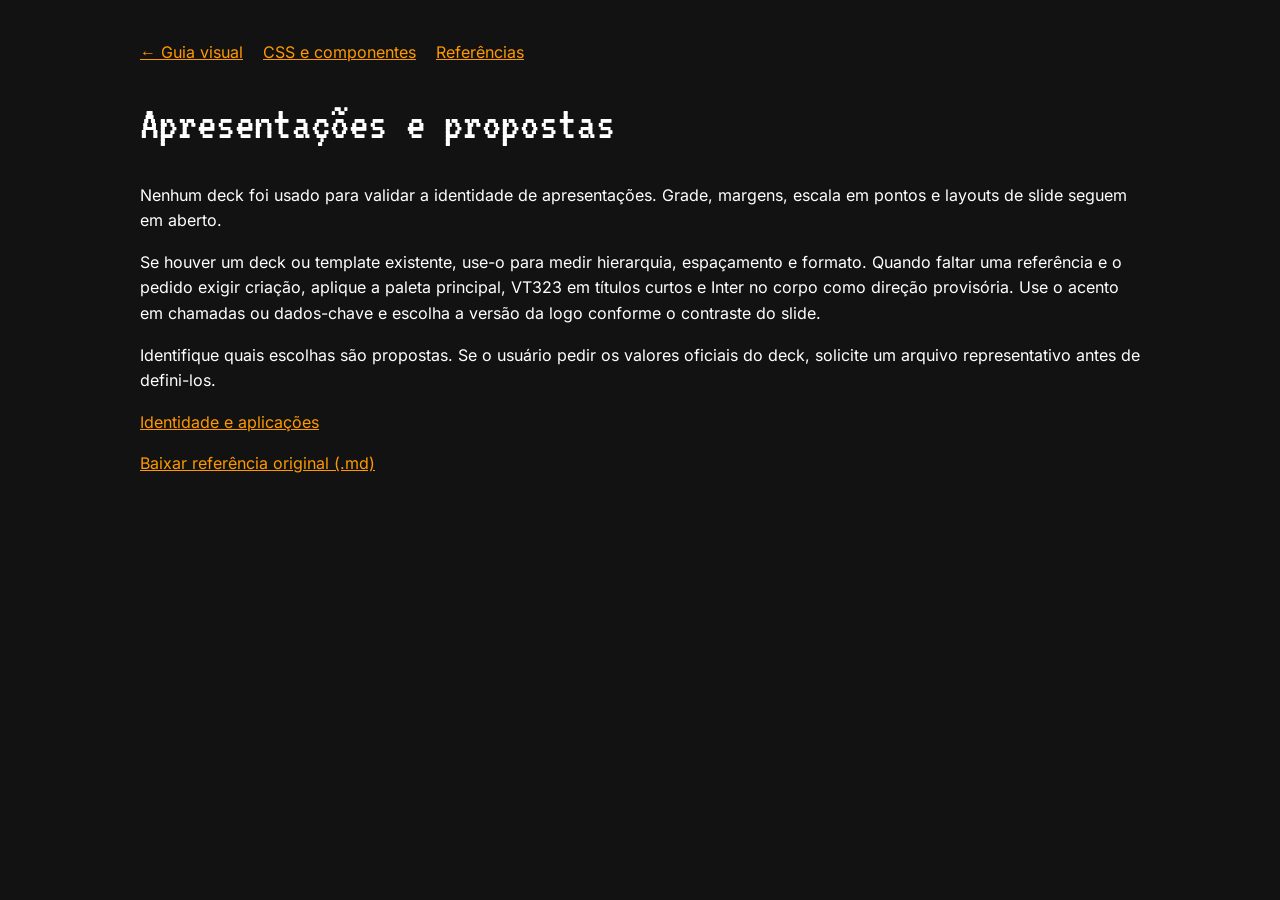
<file: references/apresentacoes.html>
<!doctype html><html lang="pt-BR"><head><meta charset="utf-8"><meta name="viewport" content="width=device-width,initial-scale=1"><title>Apresentações e propostas | Henrique do Web</title><link rel="stylesheet" href="../assets/fonts.css"><link rel="stylesheet" href="../assets/docs.css"></head><body><main><nav><a href="../index.html">← Guia visual</a><a href="../implementacao.html">CSS e componentes</a><a href="../index.html#referencias">Referências</a></nav><h1>Apresentações e propostas</h1>
<p>Nenhum deck foi usado para validar a identidade de apresentações. Grade, margens, escala em pontos e layouts de slide seguem em aberto.</p>
<p>Se houver um deck ou template existente, use-o para medir hierarquia, espaçamento e formato. Quando faltar uma referência e o pedido exigir criação, aplique a paleta principal, VT323 em títulos curtos e Inter no corpo como direção provisória. Use o acento em chamadas ou dados-chave e escolha a versão da logo conforme o contraste do slide.</p>
<p>Identifique quais escolhas são propostas. Se o usuário pedir os valores oficiais do deck, solicite um arquivo representativo antes de defini-los.</p>
<p><a href="../assets/guia.html#aplicacoes">Identidade e aplicações</a></p><p><a download href="apresentacoes.md">Baixar referência original (.md)</a></p></main></body></html>
</file>
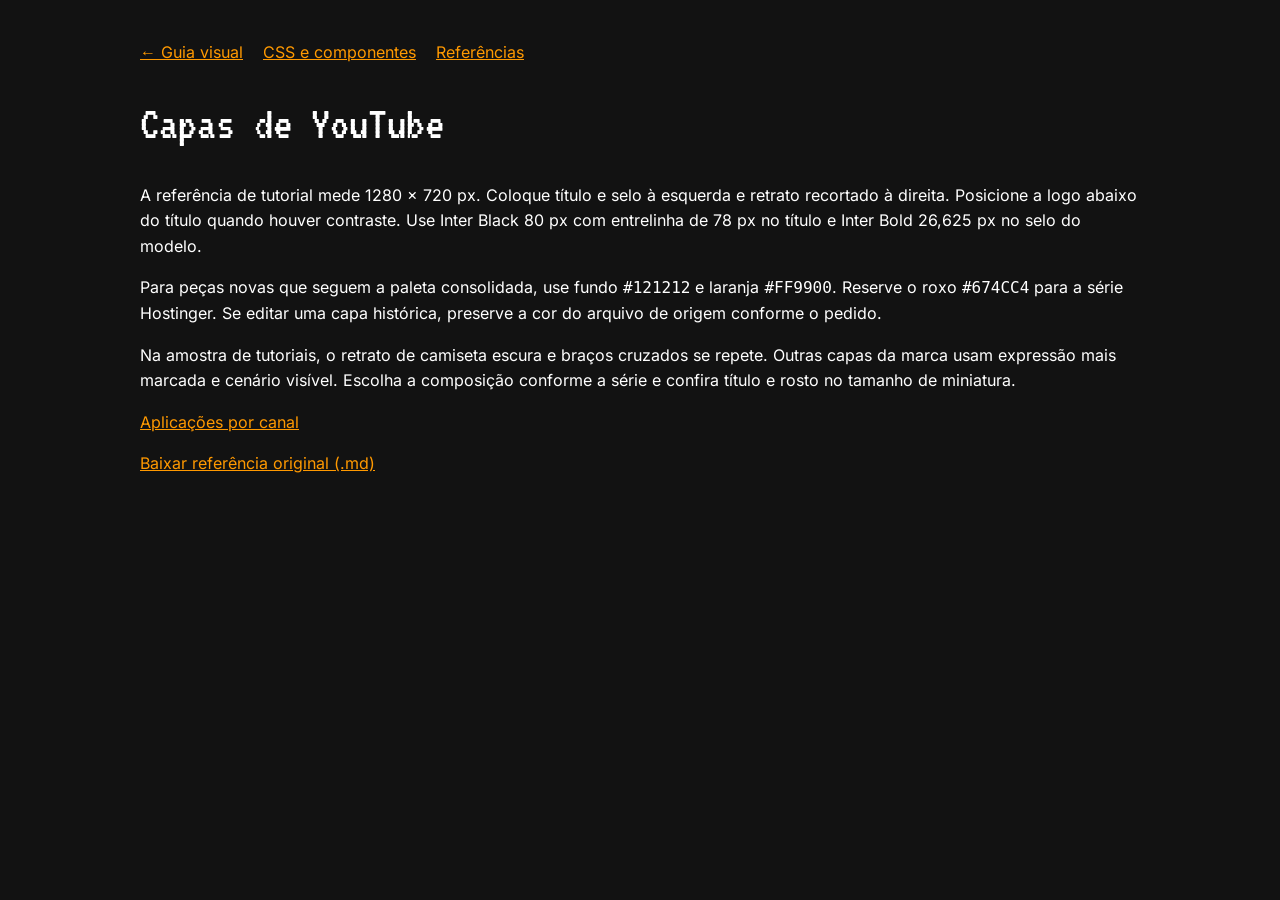
<file: references/capas-youtube.html>
<!doctype html><html lang="pt-BR"><head><meta charset="utf-8"><meta name="viewport" content="width=device-width,initial-scale=1"><title>Capas de YouTube | Henrique do Web</title><link rel="stylesheet" href="../assets/fonts.css"><link rel="stylesheet" href="../assets/docs.css"></head><body><main><nav><a href="../index.html">← Guia visual</a><a href="../implementacao.html">CSS e componentes</a><a href="../index.html#referencias">Referências</a></nav><h1>Capas de YouTube</h1>
<p>A referência de tutorial mede 1280 × 720 px. Coloque título e selo à esquerda e retrato recortado à direita. Posicione a logo abaixo do título quando houver contraste. Use Inter Black 80 px com entrelinha de 78 px no título e Inter Bold 26,625 px no selo do modelo.</p>
<p>Para peças novas que seguem a paleta consolidada, use fundo <code>#121212</code> e laranja <code>#FF9900</code>. Reserve o roxo <code>#674CC4</code> para a série Hostinger. Se editar uma capa histórica, preserve a cor do arquivo de origem conforme o pedido.</p>
<p>Na amostra de tutoriais, o retrato de camiseta escura e braços cruzados se repete. Outras capas da marca usam expressão mais marcada e cenário visível. Escolha a composição conforme a série e confira título e rosto no tamanho de miniatura.</p>
<p><a href="../assets/guia.html#aplicacoes">Aplicações por canal</a></p><p><a download href="capas-youtube.md">Baixar referência original (.md)</a></p></main></body></html>
</file>
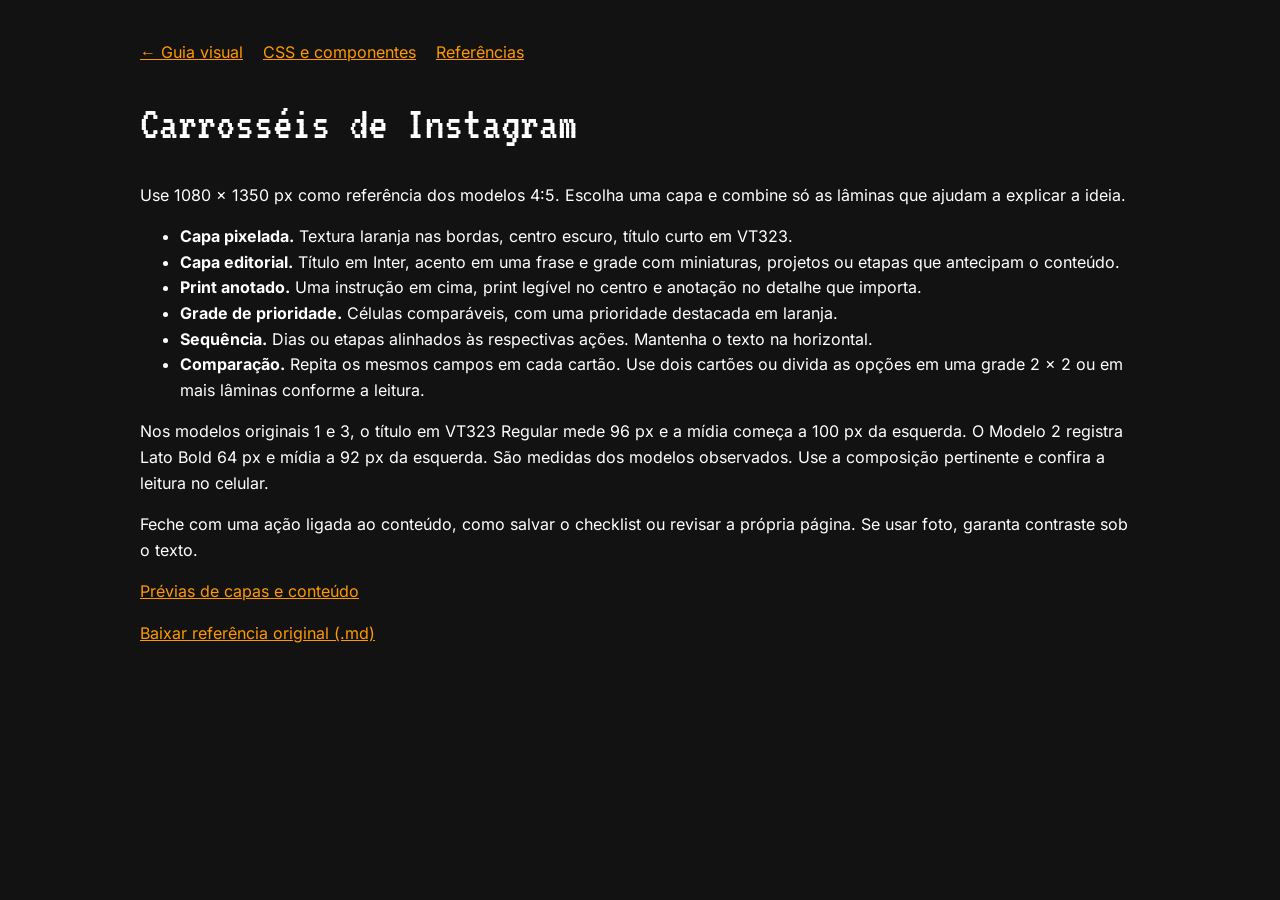
<file: references/carrosseis.html>
<!doctype html><html lang="pt-BR"><head><meta charset="utf-8"><meta name="viewport" content="width=device-width,initial-scale=1"><title>Carrosséis de Instagram | Henrique do Web</title><link rel="stylesheet" href="../assets/fonts.css"><link rel="stylesheet" href="../assets/docs.css"></head><body><main><nav><a href="../index.html">← Guia visual</a><a href="../implementacao.html">CSS e componentes</a><a href="../index.html#referencias">Referências</a></nav><h1>Carrosséis de Instagram</h1>
<p>Use 1080 × 1350 px como referência dos modelos 4:5. Escolha uma capa e combine só as lâminas que ajudam a explicar a ideia.</p>
<ul><li><strong>Capa pixelada.</strong> Textura laranja nas bordas, centro escuro, título curto em VT323.</li><li><strong>Capa editorial.</strong> Título em Inter, acento em uma frase e grade com miniaturas, projetos ou etapas que antecipam o conteúdo.</li><li><strong>Print anotado.</strong> Uma instrução em cima, print legível no centro e anotação no detalhe que importa.</li><li><strong>Grade de prioridade.</strong> Células comparáveis, com uma prioridade destacada em laranja.</li><li><strong>Sequência.</strong> Dias ou etapas alinhados às respectivas ações. Mantenha o texto na horizontal.</li><li><strong>Comparação.</strong> Repita os mesmos campos em cada cartão. Use dois cartões ou divida as opções em uma grade 2 × 2 ou em mais lâminas conforme a leitura.</li></ul>
<p>Nos modelos originais 1 e 3, o título em VT323 Regular mede 96 px e a mídia começa a 100 px da esquerda. O Modelo 2 registra Lato Bold 64 px e mídia a 92 px da esquerda. São medidas dos modelos observados. Use a composição pertinente e confira a leitura no celular.</p>
<p>Feche com uma ação ligada ao conteúdo, como salvar o checklist ou revisar a própria página. Se usar foto, garanta contraste sob o texto.</p>
<p><a href="../assets/guia.html#carrossel">Prévias de capas e conteúdo</a></p><p><a download href="carrosseis.md">Baixar referência original (.md)</a></p></main></body></html>
</file>
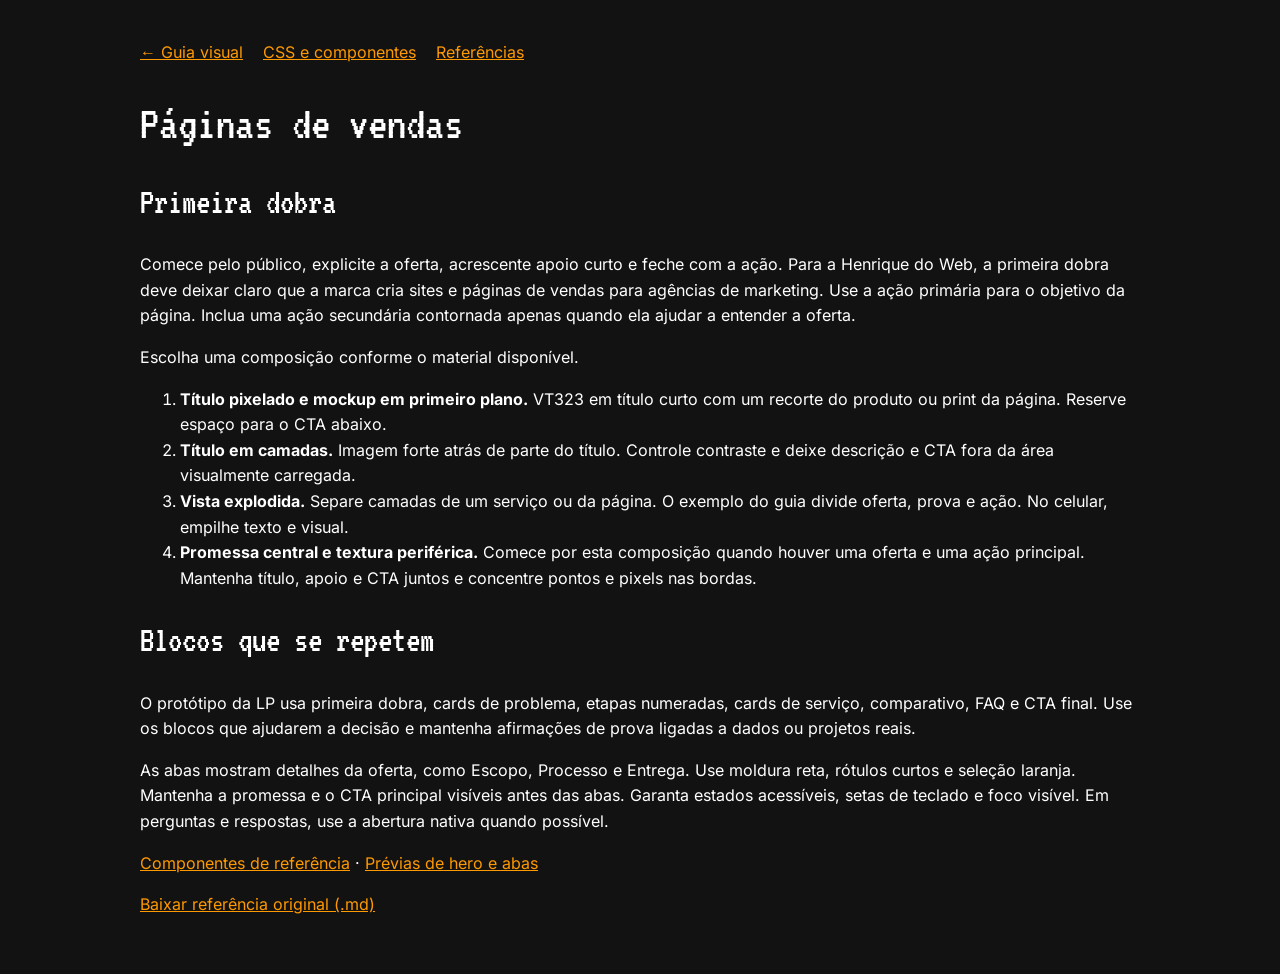
<file: references/paginas-de-vendas.html>
<!doctype html><html lang="pt-BR"><head><meta charset="utf-8"><meta name="viewport" content="width=device-width,initial-scale=1"><title>Páginas de vendas | Henrique do Web</title><link rel="stylesheet" href="../assets/fonts.css"><link rel="stylesheet" href="../assets/docs.css"></head><body><main><nav><a href="../index.html">← Guia visual</a><a href="../implementacao.html">CSS e componentes</a><a href="../index.html#referencias">Referências</a></nav><h1>Páginas de vendas</h1>
<h2>Primeira dobra</h2>
<p>Comece pelo público, explicite a oferta, acrescente apoio curto e feche com a ação. Para a Henrique do Web, a primeira dobra deve deixar claro que a marca cria sites e páginas de vendas para agências de marketing. Use a ação primária para o objetivo da página. Inclua uma ação secundária contornada apenas quando ela ajudar a entender a oferta.</p>
<p>Escolha uma composição conforme o material disponível.</p>
<ol><li><strong>Título pixelado e mockup em primeiro plano.</strong> VT323 em título curto com um recorte do produto ou print da página. Reserve espaço para o CTA abaixo.</li><li><strong>Título em camadas.</strong> Imagem forte atrás de parte do título. Controle contraste e deixe descrição e CTA fora da área visualmente carregada.</li><li><strong>Vista explodida.</strong> Separe camadas de um serviço ou da página. O exemplo do guia divide oferta, prova e ação. No celular, empilhe texto e visual.</li><li><strong>Promessa central e textura periférica.</strong> Comece por esta composição quando houver uma oferta e uma ação principal. Mantenha título, apoio e CTA juntos e concentre pontos e pixels nas bordas.</li></ol>
<h2>Blocos que se repetem</h2>
<p>O protótipo da LP usa primeira dobra, cards de problema, etapas numeradas, cards de serviço, comparativo, FAQ e CTA final. Use os blocos que ajudarem a decisão e mantenha afirmações de prova ligadas a dados ou projetos reais.</p>
<p>As abas mostram detalhes da oferta, como Escopo, Processo e Entrega. Use moldura reta, rótulos curtos e seleção laranja. Mantenha a promessa e o CTA principal visíveis antes das abas. Garanta estados acessíveis, setas de teclado e foco visível. Em perguntas e respostas, use a abertura nativa quando possível.</p>
<p><a href="../assets/componentes.html">Componentes de referência</a> · <a href="../assets/guia.html#paginas-de-vendas">Prévias de hero e abas</a></p><p><a download href="paginas-de-vendas.md">Baixar referência original (.md)</a></p></main></body></html>
</file>
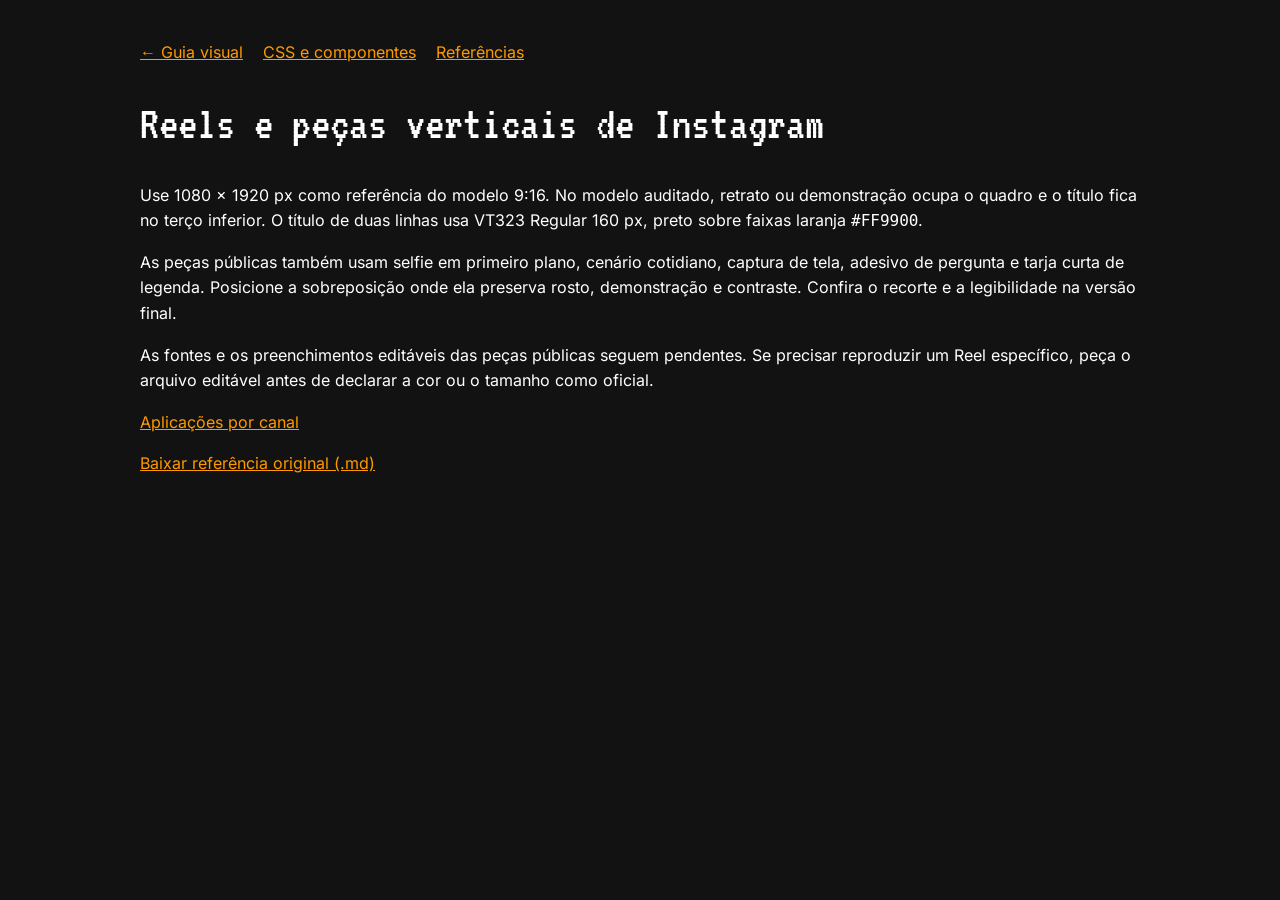
<file: references/reels.html>
<!doctype html><html lang="pt-BR"><head><meta charset="utf-8"><meta name="viewport" content="width=device-width,initial-scale=1"><title>Reels e peças verticais de Instagram | Henrique do Web</title><link rel="stylesheet" href="../assets/fonts.css"><link rel="stylesheet" href="../assets/docs.css"></head><body><main><nav><a href="../index.html">← Guia visual</a><a href="../implementacao.html">CSS e componentes</a><a href="../index.html#referencias">Referências</a></nav><h1>Reels e peças verticais de Instagram</h1>
<p>Use 1080 × 1920 px como referência do modelo 9:16. No modelo auditado, retrato ou demonstração ocupa o quadro e o título fica no terço inferior. O título de duas linhas usa VT323 Regular 160 px, preto sobre faixas laranja <code>#FF9900</code>.</p>
<p>As peças públicas também usam selfie em primeiro plano, cenário cotidiano, captura de tela, adesivo de pergunta e tarja curta de legenda. Posicione a sobreposição onde ela preserva rosto, demonstração e contraste. Confira o recorte e a legibilidade na versão final.</p>
<p>As fontes e os preenchimentos editáveis das peças públicas seguem pendentes. Se precisar reproduzir um Reel específico, peça o arquivo editável antes de declarar a cor ou o tamanho como oficial.</p>
<p><a href="../assets/guia.html#aplicacoes">Aplicações por canal</a></p><p><a download href="reels.md">Baixar referência original (.md)</a></p></main></body></html>
</file>
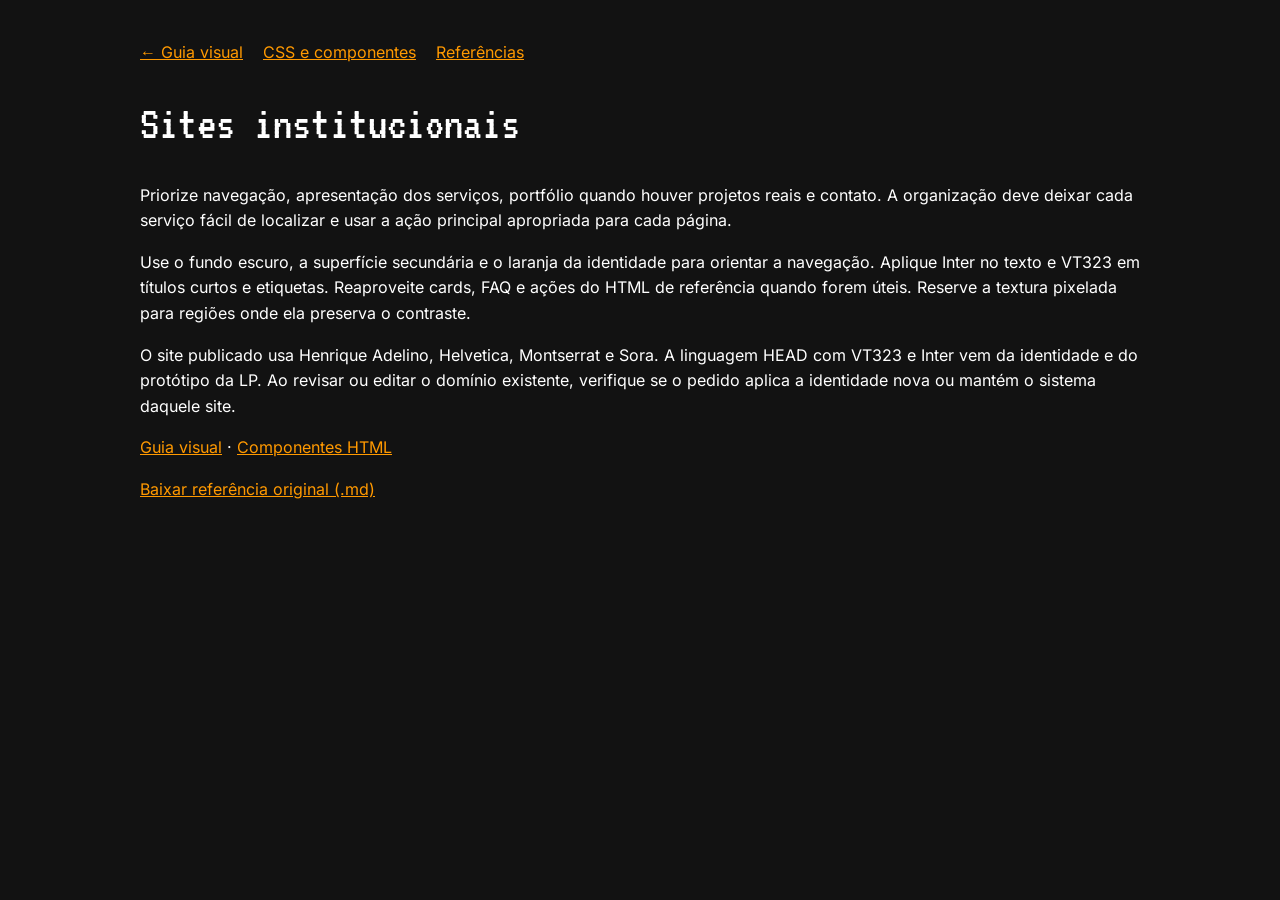
<file: references/sites-institucionais.html>
<!doctype html><html lang="pt-BR"><head><meta charset="utf-8"><meta name="viewport" content="width=device-width,initial-scale=1"><title>Sites institucionais | Henrique do Web</title><link rel="stylesheet" href="../assets/fonts.css"><link rel="stylesheet" href="../assets/docs.css"></head><body><main><nav><a href="../index.html">← Guia visual</a><a href="../implementacao.html">CSS e componentes</a><a href="../index.html#referencias">Referências</a></nav><h1>Sites institucionais</h1>
<p>Priorize navegação, apresentação dos serviços, portfólio quando houver projetos reais e contato. A organização deve deixar cada serviço fácil de localizar e usar a ação principal apropriada para cada página.</p>
<p>Use o fundo escuro, a superfície secundária e o laranja da identidade para orientar a navegação. Aplique Inter no texto e VT323 em títulos curtos e etiquetas. Reaproveite cards, FAQ e ações do HTML de referência quando forem úteis. Reserve a textura pixelada para regiões onde ela preserva o contraste.</p>
<p>O site publicado usa Henrique Adelino, Helvetica, Montserrat e Sora. A linguagem HEAD com VT323 e Inter vem da identidade e do protótipo da LP. Ao revisar ou editar o domínio existente, verifique se o pedido aplica a identidade nova ou mantém o sistema daquele site.</p>
<p><a href="../assets/guia.html#aplicacoes">Guia visual</a> · <a href="../assets/componentes.html">Componentes HTML</a></p><p><a download href="sites-institucionais.md">Baixar referência original (.md)</a></p></main></body></html>
</file>
<file: assets/fonts.css>
@font-face {
  font-family: 'VT323';
  font-style: normal;
  font-weight: 400;
  font-display: swap;
  src: url([data-uri]) format('woff2');
  unicode-range: U+0000-00FF, U+0131, U+0152-0153, U+02BB-02BC, U+02C6, U+02DA, U+02DC, U+0304, U+0308, U+0329, U+2000-206F, U+20AC, U+2122, U+2191, U+2193, U+2212, U+2215, U+FEFF, U+FFFD;
}
@font-face {
  font-family: 'Inter';
  font-style: normal;
  font-weight: 400 900;
  font-display: swap;
  src: url([data-uri]) format('woff2');
  unicode-range: U+0000-00FF, U+0131, U+0152-0153, U+02BB-02BC, U+02C6, U+02DA, U+02DC, U+0304, U+0308, U+0329, U+2000-206F, U+20AC, U+2122, U+2191, U+2193, U+2212, U+2215, U+FEFF, U+FFFD;
}
</file>
<file: assets/docs.css>
body{margin:0;background:#121212;color:#fff;font:16px/1.6 Inter,sans-serif}main{max-width:1000px;margin:auto;padding:40px 24px}a{color:#ff9900}h1,h2,h3{font-family:VT323,monospace;font-weight:400;line-height:1.1}h1{font-size:48px}h2{font-size:36px}pre{padding:20px;background:#1e1e1e;overflow:auto;border:2px solid #ff9900}code{overflow-wrap:anywhere}details{margin:24px 0;border:2px solid #444;padding:16px}summary{cursor:pointer}button{background:#ff9900;color:#000;padding:12px;border:3px solid #000;cursor:pointer}nav{display:flex;gap:20px;flex-wrap:wrap}img{max-width:100%}:focus-visible{outline:3px solid #ff9900;outline-offset:4px}
</file>
<file: assets/tokens.css>
:root {
  /* Cores da identidade */
  --color-accent: #FF9900; /* Destaque, ação principal e contorno da caveira laranja. */
  --color-bg: #121212; /* Fundo principal e contorno da caveira preta. */
  --color-surface: #1E1E1E; /* Fundo de cards, painéis e seções alternadas. */
  --color-text: #FFFFFF; /* Texto principal e letreiro da logo no fundo escuro. */
  --color-text-muted: #CCCCCC; /* Texto de apoio em fundos escuros. */
  --color-logo-light: #EAEAEA; /* Preenchimento interno da caveira. */
  --color-black: #000000; /* Texto sobre laranja, borda de botão e letreiro no fundo branco. */
  --color-accent-hover-lp: #E68A00; /* Estado de hover do botão primário. */
  --color-error-lp: #DF4343; /* Marcador de alerta no card de problema. */
  --color-partner-hostinger: #674CC4; /* Acento da série Hostinger em capas de tutorial. */

  /* Fontes e escala tipográfica */
  --font-display: "VT323", monospace; /* Títulos, etiquetas, etapas e botões. */
  --font-body: "Inter", sans-serif; /* Texto corrido e descrições. */
  --font-logo-caption: "Sora", sans-serif; /* Assinatura que acompanha o letreiro HEAD. */
  --type-hero: 64px; /* Título da primeira dobra. */
  --type-heading: 64px; /* Título de seção no desktop. */
  --type-heading-mobile: 48px; /* Título de seção até 768 px. */
  --type-label: 24px; /* Etiquetas, subtítulos de card e perguntas do FAQ. */
  --type-card: 20px; /* Cabeçalho do card de problema. */
  --type-small: 16px; /* Rótulo do botão primário. */
  --type-body: 16px; /* Corpo e texto de apoio no hero. */
  --type-step: 28px; /* Número de etapa e título de serviço. */
  --type-note: 14px; /* Nota de validação e observações. */
  --type-closing: 48px; /* Título do CTA final no desktop. */
  --type-closing-mobile: 36px; /* Título do CTA final até 768 px. */
  --line-display: 48px; /* Entrelinha dos títulos da LP. */
  --line-body: 24px; /* Entrelinha do corpo de 16 px. */

  /* Escala de espaçamento */
  --space-2: 2px; /* Padding vertical da barra do card. */
  --space-4: 4px; /* Padding horizontal da barra do card. */
  --space-8: 8px; /* Padding vertical do controle do card. */
  --space-10: 10px; /* Padding vertical do botão primário. */
  --space-15: 15px; /* Intervalo interno do card e entre perguntas. */
  --space-20: 20px; /* Respiro lateral, gap do hero e padding de card. */
  --space-24: 24px; /* Intervalo entre cards de problema. */
  --space-25: 25px; /* Padding do bloco de etapa. */
  --space-30: 30px; /* Intervalo entre etapas e cards de serviço. */
  --space-40: 40px; /* Espaço antes do FAQ e abaixo do apoio no CTA final. */
  --space-50: 50px; /* Padding vertical do hero e da seção de dores. */
  --space-80: 80px; /* Padding vertical das seções internas. */
  --space-100: 100px; /* Padding vertical do CTA final. */

  /* Larguras medidas no protótipo da LP */
  --container-wide: 1440px; /* Limite da seção de dores. */
  --container-services: 1200px; /* Limite da grade de serviços. */
  --container-main: 1161px; /* Largura máxima do conteúdo da primeira dobra. */
  --container-comparison: 900px; /* Largura máxima do comparativo. */
  --container-narrow: 800px; /* Largura máxima das etapas e do FAQ. */
  --container-hero-copy: 567px; /* Largura máxima do título e do apoio no hero original. */

  /* Forma, borda e sombra */
  --radius-square: 0px; /* Cantos retos dos componentes com estética pixelada. */
  --radius-published-cta: 10px; /* Raio do CTA no site publicado. Referência da implementação anterior. */
  --border-panel: 2px; /* Espessura da moldura em etapas e painéis. */
  --border-button: 3px; /* Espessura da borda do botão e do card de problema. */
  --shadow-button: 2px 2px 0 var(--color-black); /* Sombra curta para o efeito de pressão. */
  --shadow-step: 4px 4px 0 var(--color-accent); /* Sombra reta laranja do bloco de etapa. */
  --shadow-closing: 4px 4px 0 var(--color-text); /* Sombra clara da ação sobre o CTA laranja. */
}

@media (max-width: 768px) {
  :root {
    --type-heading: var(--type-heading-mobile); /* Reduz os títulos das seções. */
    --type-closing: var(--type-closing-mobile); /* Reduz o título do fechamento. */
  }
}
</file>
